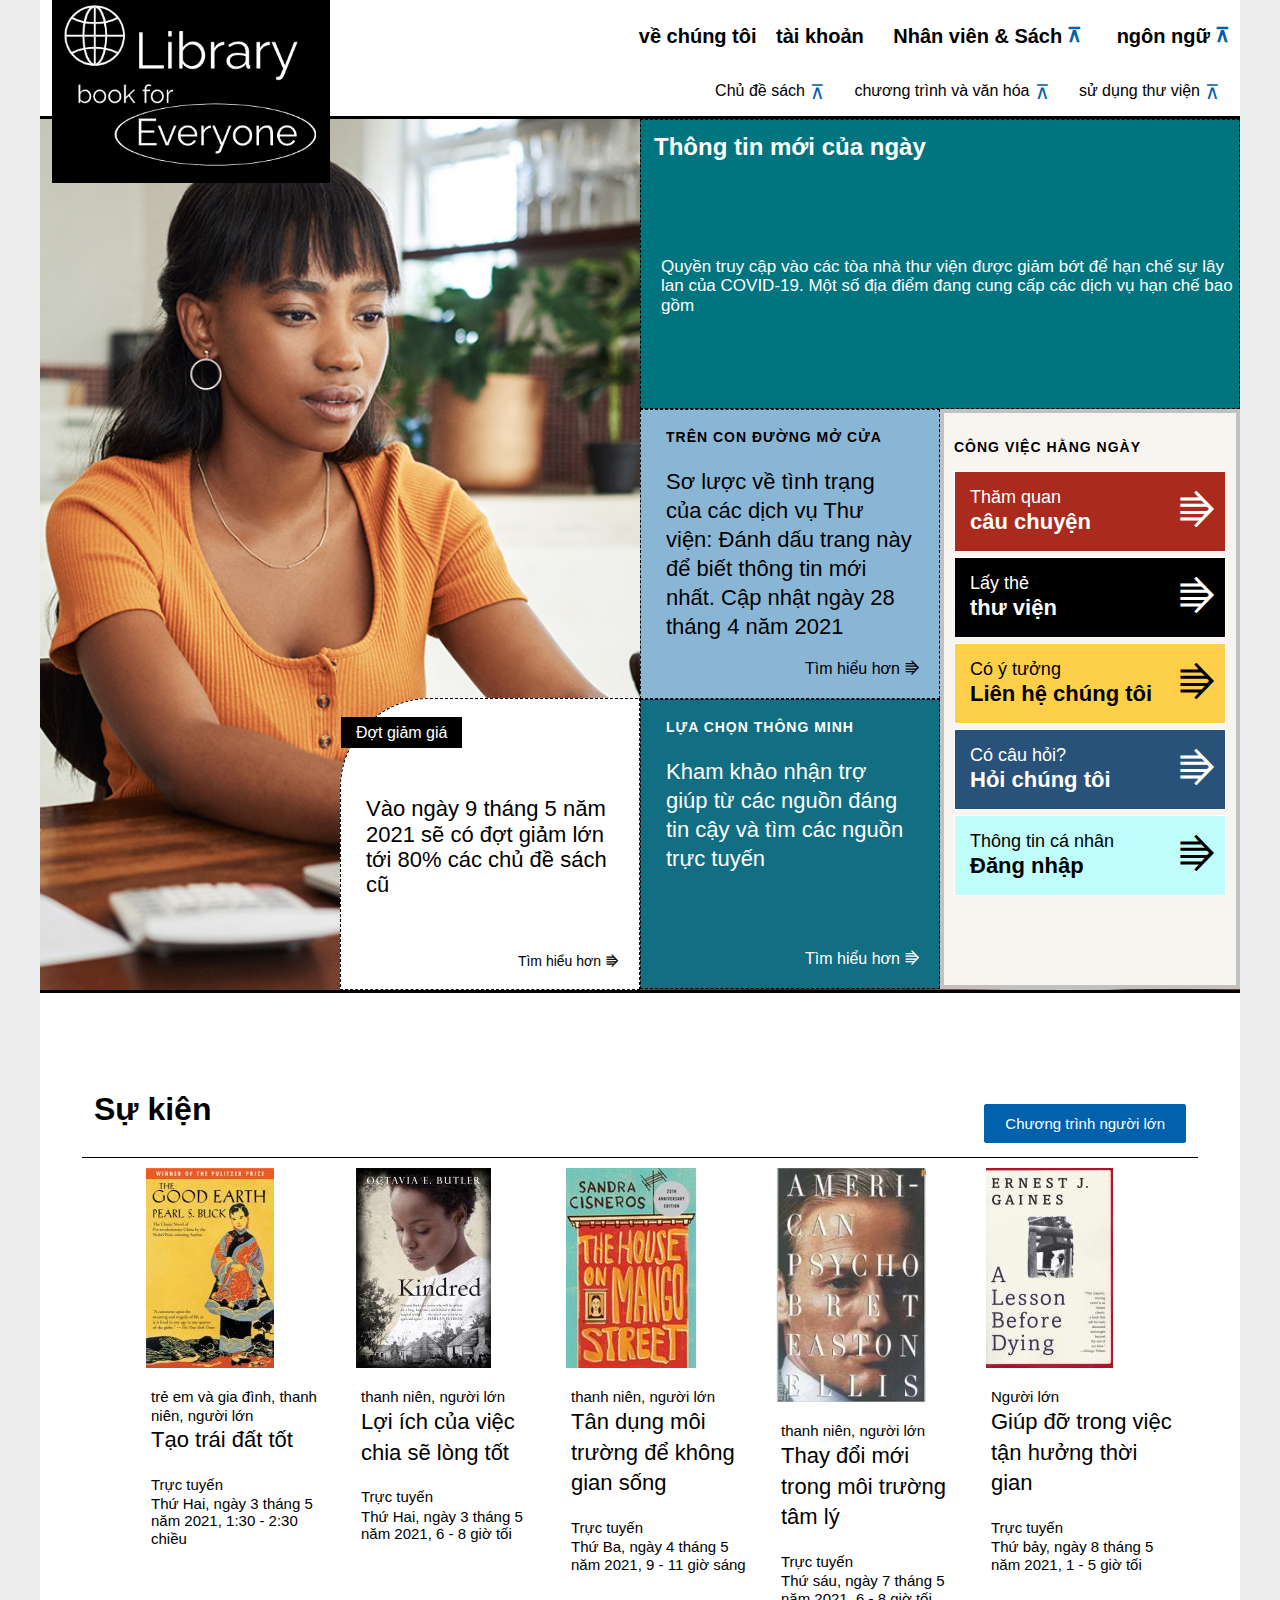
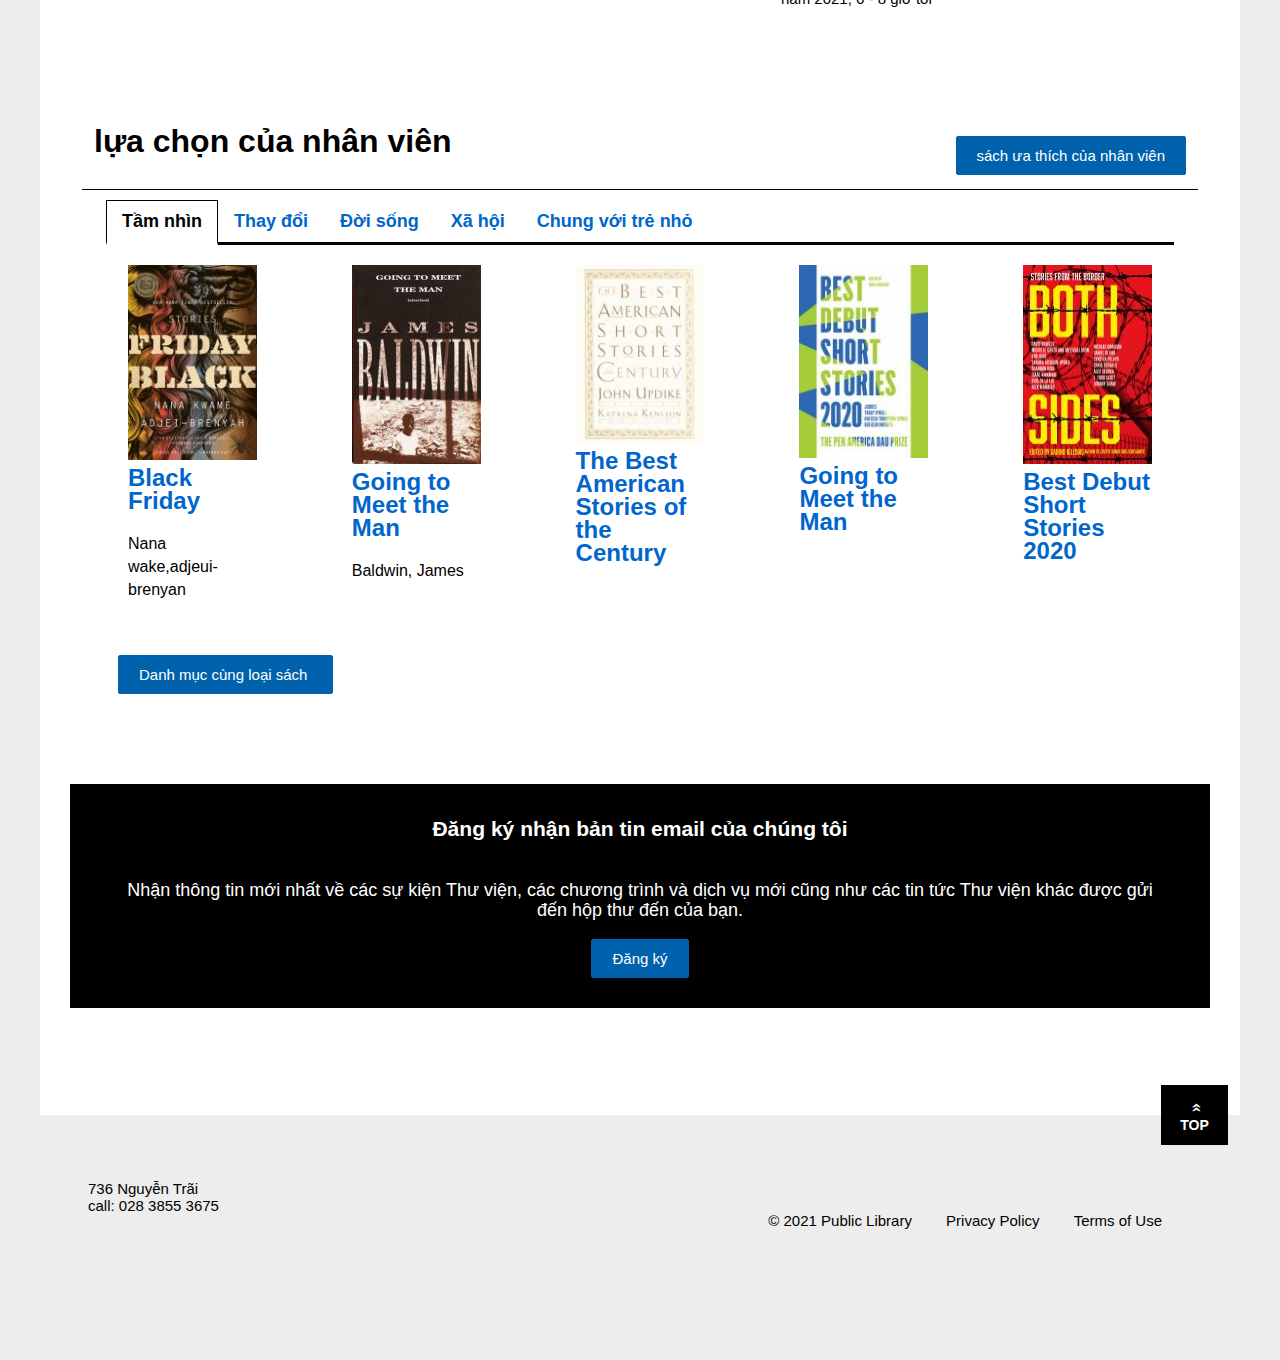
<file: web/index.html>
<!DOCTYPE html>
<html>
    <head>
        <title>thư viện</title>
        <meta charset="UTF-8">
        <meta name="viewport" content="width=device-width, initial-scale=1.0">
        <link rel="stylesheet" href="../css.1/thu_vien_2_css.css" type="text/css"/>
        <link rel="stylesheet" href="../css.1/one_for_all.css" type="text/css"/>
    </head>
    <body class="home " onload="starting()">
        <div id="site-contain"></div>
        <header class="site-header">
            <div id="site-contain-header">
                <a class="logo" href="index.html">
                    <img src="../hinh.anh/thu_vien/logo_mark.png" alt=""/>
                    <img src="../hinh.anh/thu_vien/spl-stickylogo.png" alt="" class="slogo_mini"/>
                </a>
                <div id="site-nav" class="no-tab">
                    <nav class='site-nav__foruse'>
                        <ul class="foruse-nav">
                            <li class="foruse-nav_item"><a href="Contact_libarry.html">về chúng tôi</a></li>
                            <li class="foruse-nav_item"><a href="sign_in.html">tài khoản</a></li>
                            <li class="foruse-nav_item nav-parent">
                                <a href="#" class="aftera_arrow-unchange">Nhân viên &amp; Sách</a>
                                <div class="drop-holder nav-kid">
                                    <ul class="brach-nav">
                                        <li><a href="libarry_card.html">Tạo thẻ thư viện</a></li>
                                        <li><a href="libarry_card_kid.html">Tạo thẻ thư viện cho trẻ con</a></li>
                                        <li><a href="adult_libarry.html">Danh mục sự kiện</a></li>
                                        <li><a href="staff_top.html">Danh sách các loại sách nhân viên chọn</a></li>
                                        <li><a href="#void()">soemthing</a></li>
                                        <li><a href="#void()">soemthing</a></li>
                                        <li><a href="#void()">soemthing</a></li>
                                        <li><a href="#void()">soemthing</a></li>
                                        <li><a href="#void()">soemthing</a></li>
                                        <li><a href="#void()">soemthing</a></li>
                                        <li><a href="#void()">soemthing</a></li>
                                        <li><a href="#void()">soemthing</a></li>
                                    </ul>
                                </div>
                            </li>
                            <li class="foruse-nav_item nav-parent">
                                <a href="#" class="aftera_arrow-unchange">ngôn ngữ</a>
                                <div class="drop-holder nav-kid">
                                    <ul>
                                        <li><a href='#void()'>English - Let's do this</a></li>
                                        <li><a href='#void()'>日本 - これをやろう</a></li>
                                        <li><a href='#void()'>中国 - 我们开工吧</a></li>
                                        <li><a href='#void()'>ປະເທດລາວ - ໃຫ້ຂອງເຮັດສິ່ງນີ້</a></li>
                                    </ul>
                                    <hr>
                                    <ul>
                                        <li><a href='#void()'>View this site in English</a></li>
                                        <li><a href="#void()">日本でこのサイトを見る</a></li>
                                        <li><a href="#void()">在中国查看此网站</a></li>
                                        <li><a href="#void()">ເບິ່ງເວັບໄຊທ໌ນີ້ເປັນພາສາລາວ</a></li>
                                    </ul>
                                </div>
                            </li>
                        </ul>
                    </nav>
                    <nav class="site-nav_main">
                        <ul class="main-nav">
                            <li class="nav-parent nav-content">
                                <a href="#void()" class="aftera_arrow-unchange">Chủ đề sách</a>
                                <div class="nav-kid">
                                    <div class="drop-holder">
                                        <div class="drop-holder__content ">
                                            <p>Tìm kiếm thêm về các loại chủ đề của sách và nội dung của từng chủ đề.</p>
                                            <a href="#void()" class="button">tìm hiểu các chủ đề</a>
                                        </div>
                                        <div class="drop-holder__col drop-holder__nav">
                                            <ul>
                                                <li><a href="#void()">Tình cảm</a></li>
                                                <li><a href="#void()">Thám hiểm</a></li>
                                                <li><a href="#void()">Bí ẩn</a></li>
                                                <li><a href="#void()">Khoa học</a></li>
                                                <li><a href="#void()">Thiên nhiên</a></li>
                                                <li><a href="#void()">Xã hội</a></li>
                                                <li><a href="#void()">Đời sống</a></li>
                                                <li><a href="#void()">Đại dương</a></li>
                                            </ul>
                                        </div>
                                    </div>
                                </div>
                            </li>
                            <li class="nav-parent nav-content">
                                <a href="#void()" class="aftera_arrow-unchange">chương trình và văn hóa</a>
                                <div class="nav-kid">
                                    <div class="drop-holder">
                                        <div class="drop-holder__content">
                                            <p>Khám phá hàng loạt các chương trình và dịch vụ của chúng tôi,
                                                bao gồm tài nguyên, lớp học, sự kiện và các cuộc triển lãm đặc biệt.</p>
                                            <a href="#void()" class="button">Khám phá các Chương trình & Văn hóa</a>
                                        </div>
                                        <div class="drop-holder__col drop-holder__nav">
                                            <ul>
                                                <li><a href="adult_libarry.html">Trẻ em & Gia đình</a></li>
                                                <li><a href="adult_libarry.html">Thanh niên</a></li>
                                                <li><a href="adult_libarry.html">Nghệ thuật & Văn hóa</a></li>
                                                <li><a href="adult_libarry.html">trò chơi & Vui vẻ</a></li>
                                                <li><a href="adult_libarry.html">Học hỏi</a></li>
                                            </ul>
                                        </div>
                                    </div>
                                </div>
                            </li>
                            <li class="nav-parent nav-content">
                                <a href="#void()" class="aftera_arrow-unchange">sử dụng thư viện</a>
                                <div class="nav-kid">
                                    <div class="drop-holder">
                                        <div class="drop-holder__content ">
                                            <p>Bắt đầu với thẻ Thư viện và tìm hiểu cách quản lý tài khoản của bạn.</p>
                                            <a href="#void()" class="button">Khám phá cách sử dụng thư viện</a>
                                        </div>
                                        <div class="drop-holder__col drop-holder__nav">
                                            <ul>
                                                <li><a href="#void()">Về chúng tôi</a></li>
                                                <li><a href="Contact_libarry.html">Liên hệ chúng tôi</a></li>
                                                <li><a href="ask_libarry.html">Hỏi chúng tôi</a></li>
                                                <li><a href="#void()">Bắt đầu sử dụng</a></li>
                                                <li><a href="#void()">Quản lý tài khoản của bạn</a></li>
                                                <li><a href="#void()">Sử dụng trang web này</a></li>
                                            </ul>
                                        </div>
                                    </div>
                                </div>
                            </li>
                        </ul>
                    </nav>
                </div>
            </div>
        </header>
        <!-- START PAGE CONTENT -->
        <div class="hero ">
            <div class="hero-col ">
                <div class="hero-col__head">
                    <a></a>
                    <a href="#" class="info-box">
                        <div class="info-head">
                            <span class="tag">Đợt giảm giá</span>
                        </div>
                        <div class="info-body">
                            <p>Vào ngày 9 tháng 5 năm 2021 sẽ có đợt giảm lớn tới 80% các chủ đề sách cũ</p>
                        </div>
                        <div class="info-foot">
                            <span>Tìm hiểu hơn</span>
                        </div> 
                    </a>
                </div>
            </div>
            <div class="hero-col ">
                <div class="hero-col__holder">
                    <div class="hero__flex-cell both_joint" >
                        <h2>Thông tin mới của ngày</h2>
                        <p>Quyền truy cập vào các tòa nhà thư viện được giảm bớt để hạn chế sự lây lan của COVID-19.
                            Một số địa điểm đang cung cấp các dịch vụ hạn chế bao gồm</p>
                    </div>
                    <div class="hero__flex-cell siderbar">
                        <div class="hero-nav ">
                            <div class="content_section">
                                <h2>Công việc hằng ngày</h2>
                                <div class="content_section-send" id="theem-pupler_red">
                                    <a href="staff_top.html" ><span>Thăm quan</span> 
                                        câu chuyện</a>
                                </div>
                                <div class="content_section-send" id="theem-black">
                                    <a href="libarry_card.html"><span>Lấy thẻ</span>
                                        thư viện</a>
                                </div>
                                <div class="content_section-send" id="theem-organ_yello">
                                    <a href="Contact_libarry.html"><span>Có ý tưởng</span>
                                        Liên hệ chúng tôi</a>
                                </div>
                                <div class="content_section-send" id="theem-blue_grey">
                                    <a href="ask_libarry.html"><span>Có câu hỏi?</span>
                                        Hỏi chúng tôi</a>
                                </div>
                                <div class="content_section-send" id="theme-blue_white">
                                    <a href="sign_in.html"><span>Thông tin cá nhân</span>
                                        Đăng nhập</a>
                                </div>
                            </div>
                        </div>
                    </div>
                    <div class="hero__flex-cell feature_content">
                        <div class="feature_content-cell" id="theme-blue_yellow">
                            <a href="#" class="feature">
                                <div class="feature-head">
                                    <span>Trên con đường mở cửa</span>
                                </div>
                                <div class="feature-body">
                                    <p>Sơ lược về tình trạng của các dịch vụ Thư viện:
                                        Đánh dấu trang này để biết thông tin mới nhất. Cập nhật ngày 28 tháng 4 năm 2021</p>
                                </div>
                                <div class="feature-foot">
                                    <span>Tìm hiểu hơn</span>
                                </div> 
                            </a>
                        </div>
                        <div class="feature_content-cell" id="theme-blue_dark">
                            <a href="#" class="feature">
                                <div class="feature-head">
                                    <span>Lựa chọn thông minh</span>
                                </div>
                                <div class="feature-body">
                                    <p>Kham khảo nhận trợ giúp từ các nguồn đáng tin cậy và tìm các nguồn trực tuyến</p>
                                </div>
                                <div class="feature-foot">
                                    <span>Tìm hiểu hơn</span>
                                </div> 
                            </a>
                        </div>
                    </div>
                </div>
            </div>
        </div>
        <!--content body-->
        <div class="container row">
            <section class="site-content">
                <div class="site-content_head head_underline">
                    <h3>Sự kiện</h3>
                    <a href="adult_libarry.html" class="button head_button">Chương trình người lớn</a>
                </div>
                <div class="flex_box">
                    <ul class="box_slider">
                        <li>
                            <div class="slider_content">
                                <a href="#void()" >
                                    <img src="../hinh.anh/thu_vien/b26.jpg" alt="work?"/>
                                </a>
                                <div>
                                    <span>trẻ em và gia đình, thanh niên, người lớn</span>
                                    <h2><a href="#void()">Tạo trái đất tốt</a></h2>
                                    <p>Trực tuyến</p>
                                    <p>Thứ Hai, ngày 3 tháng 5 năm 2021, 1:30 - 2:30 chiều</p>
                                </div>
                            </div>
                        </li>
                        <li>
                            <div class="slider_content">
                                <a href="#void()" >
                                    <img src="../hinh.anh/thu_vien/b27.jpg" alt="work?"/>
                                </a>
                                <div>
                                    <span>thanh niên, người lớn</span>
                                    <h2><a href="#void()">Lợi ích của việc chia sẽ lòng tốt</a></h2>
                                    <p>Trực tuyến</p>
                                    <p>Thứ Hai, ngày 3 tháng 5 năm 2021, 6 - 8 giờ tối</p>
                                </div>
                            </div>
                        </li>
                        <li>
                            <div class="slider_content">
                                <a href="#void()" >
                                    <img src="../hinh.anh/thu_vien/b28.jpg" alt="word"/>
                                </a>
                                <div>
                                    <span>thanh niên, người lớn</span>
                                    <h2><a href="#void()">Tân dụng môi trường để không gian sống</a></h2>
                                    <p>Trực tuyến</p>
                                    <p>Thứ Ba, ngày 4 tháng 5 năm 2021, 9 - 11 giờ sáng</p>
                                </div>
                            </div>
                        </li>
                        <li>
                            <div class="slider_content">
                                <a href="#void()" >
                                    <img src="../hinh.anh/thu_vien/b29.jpg" alt="work"/>
                                </a>
                                <div>
                                    <span>thanh niên, người lớn</span>
                                    <h2><a href="#void()">Thay đổi mới trong môi trường tâm lý</a></h2>
                                    <p>Trực tuyến</p>
                                    <p>Thứ sáu, ngày 7 tháng 5 năm 2021, 6 - 8 giờ tối</p>
                                </div>
                            </div>
                        </li>
                        <li>
                            <div class="slider_content">
                                <a href="#void()" >
                                    <img src="../hinh.anh/thu_vien/b30.jpg" alt="yup"/>
                                </a>
                                <div>
                                    <span>Người lớn</span>
                                    <h2><a href="#void()">Giúp đỡ trong việc tận hưởng thời gian</a></h2>
                                    <p>Trực tuyến</p>
                                    <p>Thứ bảy, ngày 8 tháng 5 năm 2021, 1 - 5 giờ tối</p>
                                </div>
                            </div>
                        </li>
                    </ul>
                </div>
            </section>
            <section class="site-content">
                <div class="site-content_head head_underline">
                    <h3 id="staffchoicedoradult">lựa chọn của nhân viên</h3>
                    <a href="staff_top.html" class="button head_button">sách ưa thích của nhân viên</a>
                </div>
                <div class="flex_box">
                    <div class="box_slider">
                        <ul class="slider_nav_header" >
                            <li>
                                <a href="#void"><span>Tầm nhìn</span></a>
                            </li>
                            <li>
                                <a href="#void"><span>Thay đổi</span></a>
                            </li>
                            <li>
                                <a href="#void"><span>Đời sống</span></a>
                            </li>
                            <li>
                                <a href="#void"><span>Xã hội</span></a>
                            </li>
                            <li>
                                <a href="#void"><span>Chung với trẻ nhỏ</span></a>
                            </li>
                        </ul>
                    </div>
                    <div class="box_content">
                        <div>
                            <ul class="content_list">
                                <li>
                                    <a href="detail_book.html"><img src="../hinh.anh/thu_vien/b01.jpg"/></a>
                                    <h2><a href="detail_book.html">Black Friday</a></h2>
                                    <p>Nana wake,adjeui-brenyan</p>
                                </li>
                                <li>
                                    <a href="detail_book.html"><img src="../hinh.anh/thu_vien/b02.jpg"/></a>
                                    <h2><a href="detail_book.html">Going to Meet the Man</a></h2>
                                    <p>Baldwin, James</p>
                                </li>
                                <li>
                                    <a href="detail_book.html"><img src="../hinh.anh/thu_vien/b03.jpg"/></a>
                                    <h2><a href="detail_book.html">The Best American Stories of the Century</a></h2>
                                    <p></p>
                                </li>
                                <li>
                                    <a href="detail_book.html"><img src="../hinh.anh/thu_vien/b04.jpg"/></a>
                                    <h2><a href="detail_book.html">Going to Meet the Man</a></h2>
                                    <p></p>
                                </li>
                                <li>
                                    <a href="detail_book.html"><img src="../hinh.anh/thu_vien/b05.jpg"/></a>
                                    <h2><a href="detail_book.html">Best Debut Short Stories 2020</a></h2>
                                    <p></p>
                                </li>
                            </ul>
                            <a href="list_book.html" class="button">Danh mục cùng loại sách</a>
                        </div>
                        <div>
                            <ul class="content_list">
                                <li>
                                    <a href="detail_book.html"><img src="../hinh.anh/thu_vien/b06.jpg"/></a>
                                    <h2><a href="detail_book.html">Both Sides</a></h2>
                                    <p></p>
                                </li>
                                <li>
                                    <a href="detail_book.html"><img src="../hinh.anh/thu_vien/b07.jpg"/></a>
                                    <h2><a href="detail_book.html">Broken Stars</a></h2>
                                    <p></p>
                                </li>
                                <li>
                                    <a href="detail_book.html"><img src="../hinh.anh/thu_vien/b08.jpg"/></a>
                                    <h2><a href="detail_book.html">Likes</a></h2>
                                    <p>Bynum, Sarah Shun-lien</p>
                                </li>
                                <li>
                                    <a href="detail_book.html"><img src="../hinh.anh/thu_vien/b09.jpg"/></a>
                                    <h2><a href="detail_book.html">Extratrans mission</a></h2>
                                    <p>Abi-Karam, Andrea</p>
                                </li>
                                <li>
                                    <a href="detail_book.html"><img src="../hinh.anh/thu_vien/b10.jpg"/></a>
                                    <h2><a href="detail_book.html">Birthright</a></h2>
                                    <p>Abraham, George/ Helal, Marwa (FRW)</p>
                                </li>
                            </ul>
                            <a href="list_book.html" class="button">Danh mục cùng loại sách</a>
                        </div>
                        <div>
                            <ul class="content_list">
                                <li>
                                    <a href="#"><img src="../hinh.anh/thu_vien/b11.jpg"/></a>
                                    <h2><a href="#">Our Weather Our Sea</a></h2>
                                    <p>Ace, Samuel</p>
                                </li>
                                <li>
                                    <a href="#"><img src="../hinh.anh/thu_vien/b12.jpg"/></a>
                                    <h2><a href="#">Why Dust Shall Never Settle Upon This Soul</a></h2>
                                    <p>Aoki, Ryka</p>
                                </li>
                                <li>
                                    <a href="#"><img src="../hinh.anh/thu_vien/b13.jpg"/></a>
                                    <h2><a href="#">Dispatch</a></h2>
                                    <p>Awkward-Rich, Cameron</p>
                                </li>
                                <li>
                                    <a href="#"><img src="../hinh.anh/thu_vien/b14.jpg"/></a>
                                    <h2><a href="#">When the Chant Comes</a></h2>
                                    <p>Barrett, Kay Ulanday</p>
                                </li>
                                <li>
                                    <a href="#"><img src="../hinh.anh/thu_vien/b15.jpg"/></a>
                                    <h2><a href="#">NDN Coping Mechanism</a></h2>
                                    <p>Belcourt, Billy-Ray</p>
                                </li>
                            </ul>
                            <a href="list_book.html" class="button">Danh mục cùng loại sách</a>
                        </div>
                        <div>
                            <ul class="content_list">
                                <li>
                                    <a href="#"><img src="../hinh.anh/thu_vien/b16.jpg"/></a>
                                    <h2><a href="#">The Poet X</a></h2>
                                    <p>Acevedo, Elizabeth</p>
                                </li>
                                <li>
                                    <a href="#"><img src="../hinh.anh/thu_vien/b17.jpg"/></a>
                                    <h2><a href="#">Swing</a></h2>
                                    <p>Alexander, Kwame</p>
                                </li>
                                <li>
                                    <a href="#"><img src="../hinh.anh/thu_vien/b18.jpg"/></a>
                                    <h2><a href="#">Shout</a></h2>
                                    <p>Anderson, Laurie Halse</p>
                                </li>
                                <li>
                                    <a href="#"><img src="../hinh.anh/thu_vien/b19.jpg"/></a>
                                    <h2><a href="#">Woke</a></h2>
                                    <p>Browne, Mahogany L.</p>
                                </li>
                                <li>
                                    <a href="#"><img src="../hinh.anh/thu_vien/b20.jpg"/></a>
                                    <h2><a href="#">A Place Inside of Me</a></h2>
                                    <p>Elliott, Zetta</p>
                                </li>
                            </ul>
                            <a href="list_book.html" class="button">Danh mục cùng loại sách</a>
                        </div>
                        <div>
                            <ul class="content_list">
                                <li>
                                    <a href="#"><img src="../hinh.anh/thu_vien/b21.jpg"/></a>
                                    <h2><a href="#">A Hatful of Dragons</a></h2>
                                    <p>Madan, Vikram</p>
                                </li>
                                <li>
                                    <a href="#"><img src="../hinh.anh/thu_vien/b22.jpg"/></a>
                                    <h2><a href="#">Night Wishes</a></h2>
                                    <p></p>
                                </li>
                                <li>
                                    <a href="#"><img src="../hinh.anh/thu_vien/b23.jpg"/></a>
                                    <h2><a href="#">No Voice Too Small</a></h2>
                                    <p></p>
                                </li>
                                <li>
                                    <a href="#"><img src="../hinh.anh/thu_vien/b24.jpg"/></a>
                                    <h2><a href="#">Everything Comes Next</a></h2>
                                    <p>Nye, Naomi Shihab</p>
                                </li>
                                <li>
                                    <a href="#"><img src="../hinh.anh/thu_vien/b25.jpg"/></a>
                                    <h2><a href="#">Hard-boiled Bugs for Breakfast</a></h2>
                                    <p>Prelutsky, Jack</p>
                                </li>
                            </ul>
                            <a href="list_book.html" class="button">Danh mục cùng loại sách</a>
                        </div>
                    </div>
                </div>
            </section>
            <section class="site-content">
                <div class="show-case" id="theme-black">
                    <h3>Đăng ký nhận bản tin email của chúng tôi</h3>
                    <p>Nhận thông tin mới nhất về các sự kiện Thư viện,
                        các chương trình và dịch vụ mới cũng như các tin tức Thư viện khác được gửi đến hộp thư đến của bạn.</p>
                    <a href="#void()" class="button">Đăng ký</a>
                </div>
            </section>
        </div>
        <!--end content-->
        <!--Start footer content-->
        <footer class="site-footer">
            <div class="site-footer_container">
                <a href="#site-contain" class="fooer_container_back-to-top">
                    Top
                </a>
                <div>
                    <p>
                        736 Nguyễn Trãi<br>
                        call: 028 3855 3675
                    </p>
                    <ul>
                        <li>© 2021 Public Library</li>
                        <li>Privacy Policy</li>
                        <li>Terms of Use</li>
                    </ul>
                </div>
            </div>
        </footer>
        <!--end footer content-->
        <script src="../javascript/js_store.js"></script>
    </body>
</html>
</file>
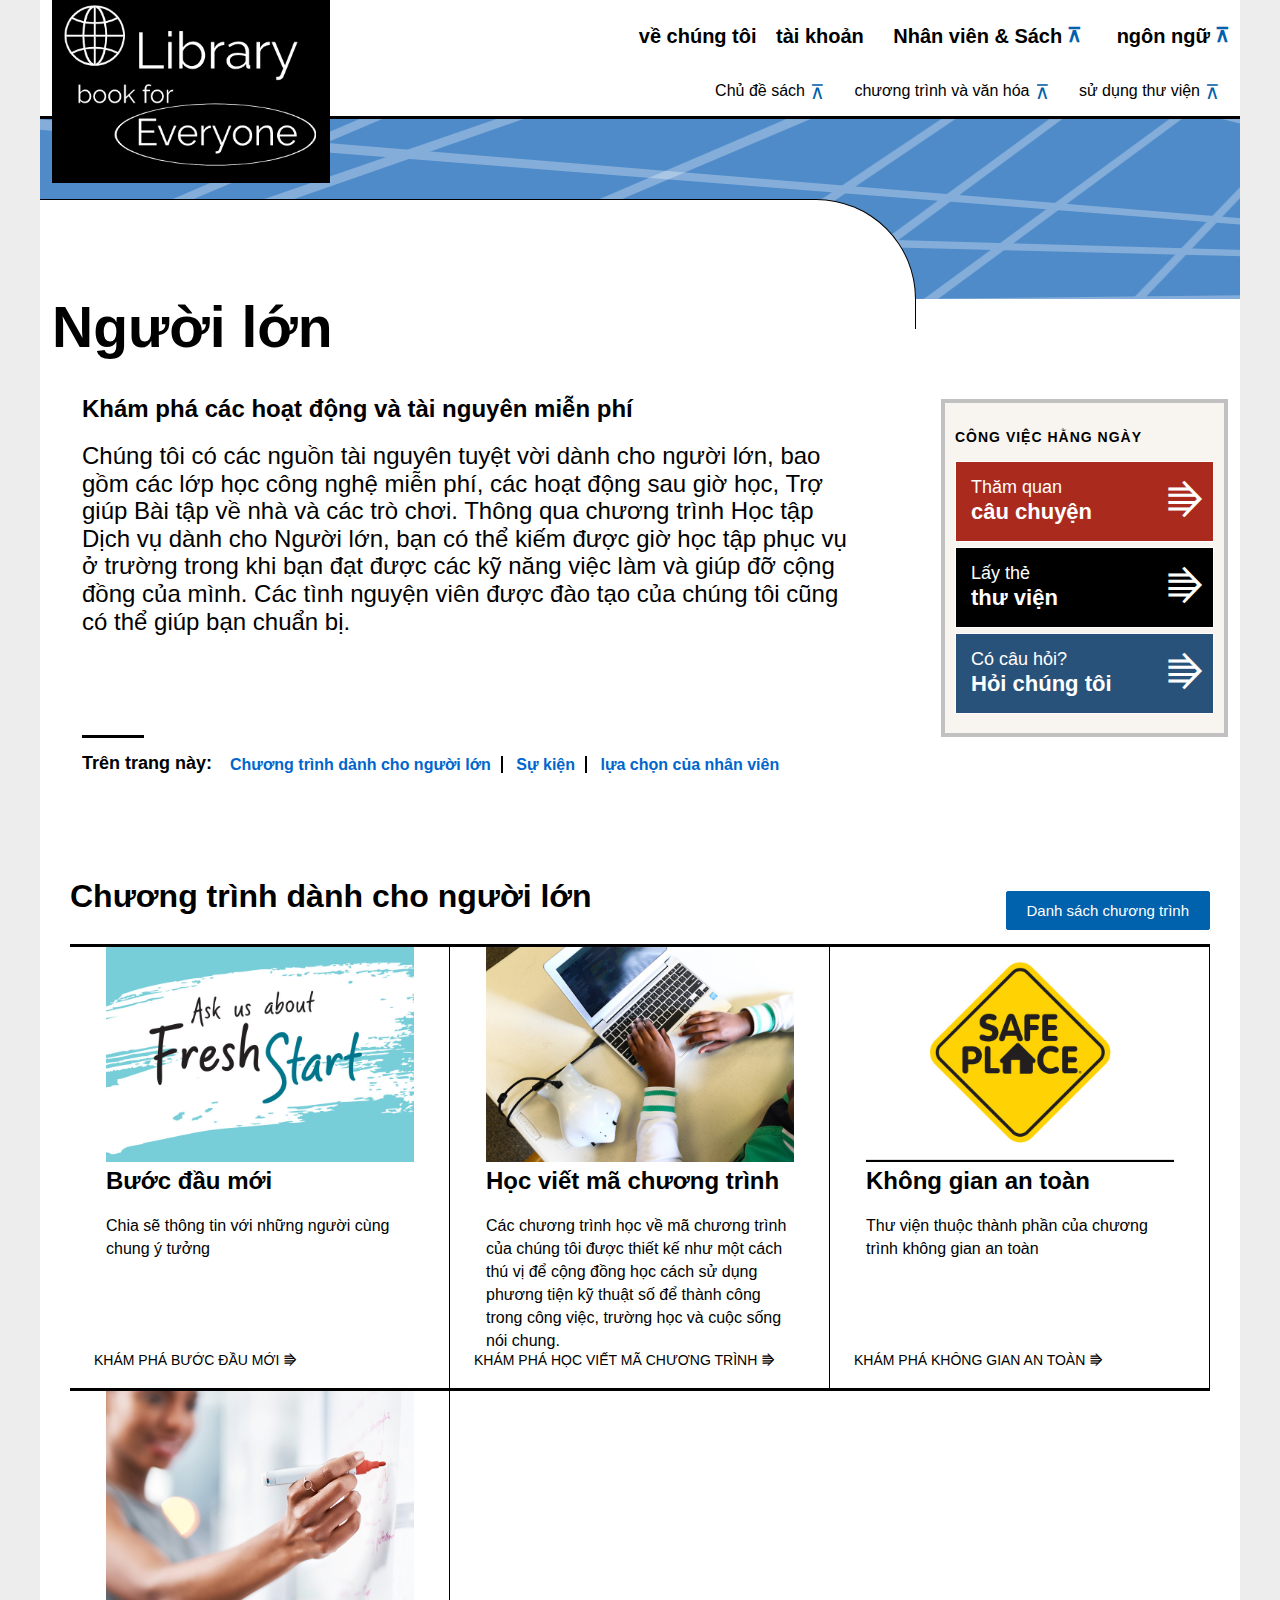
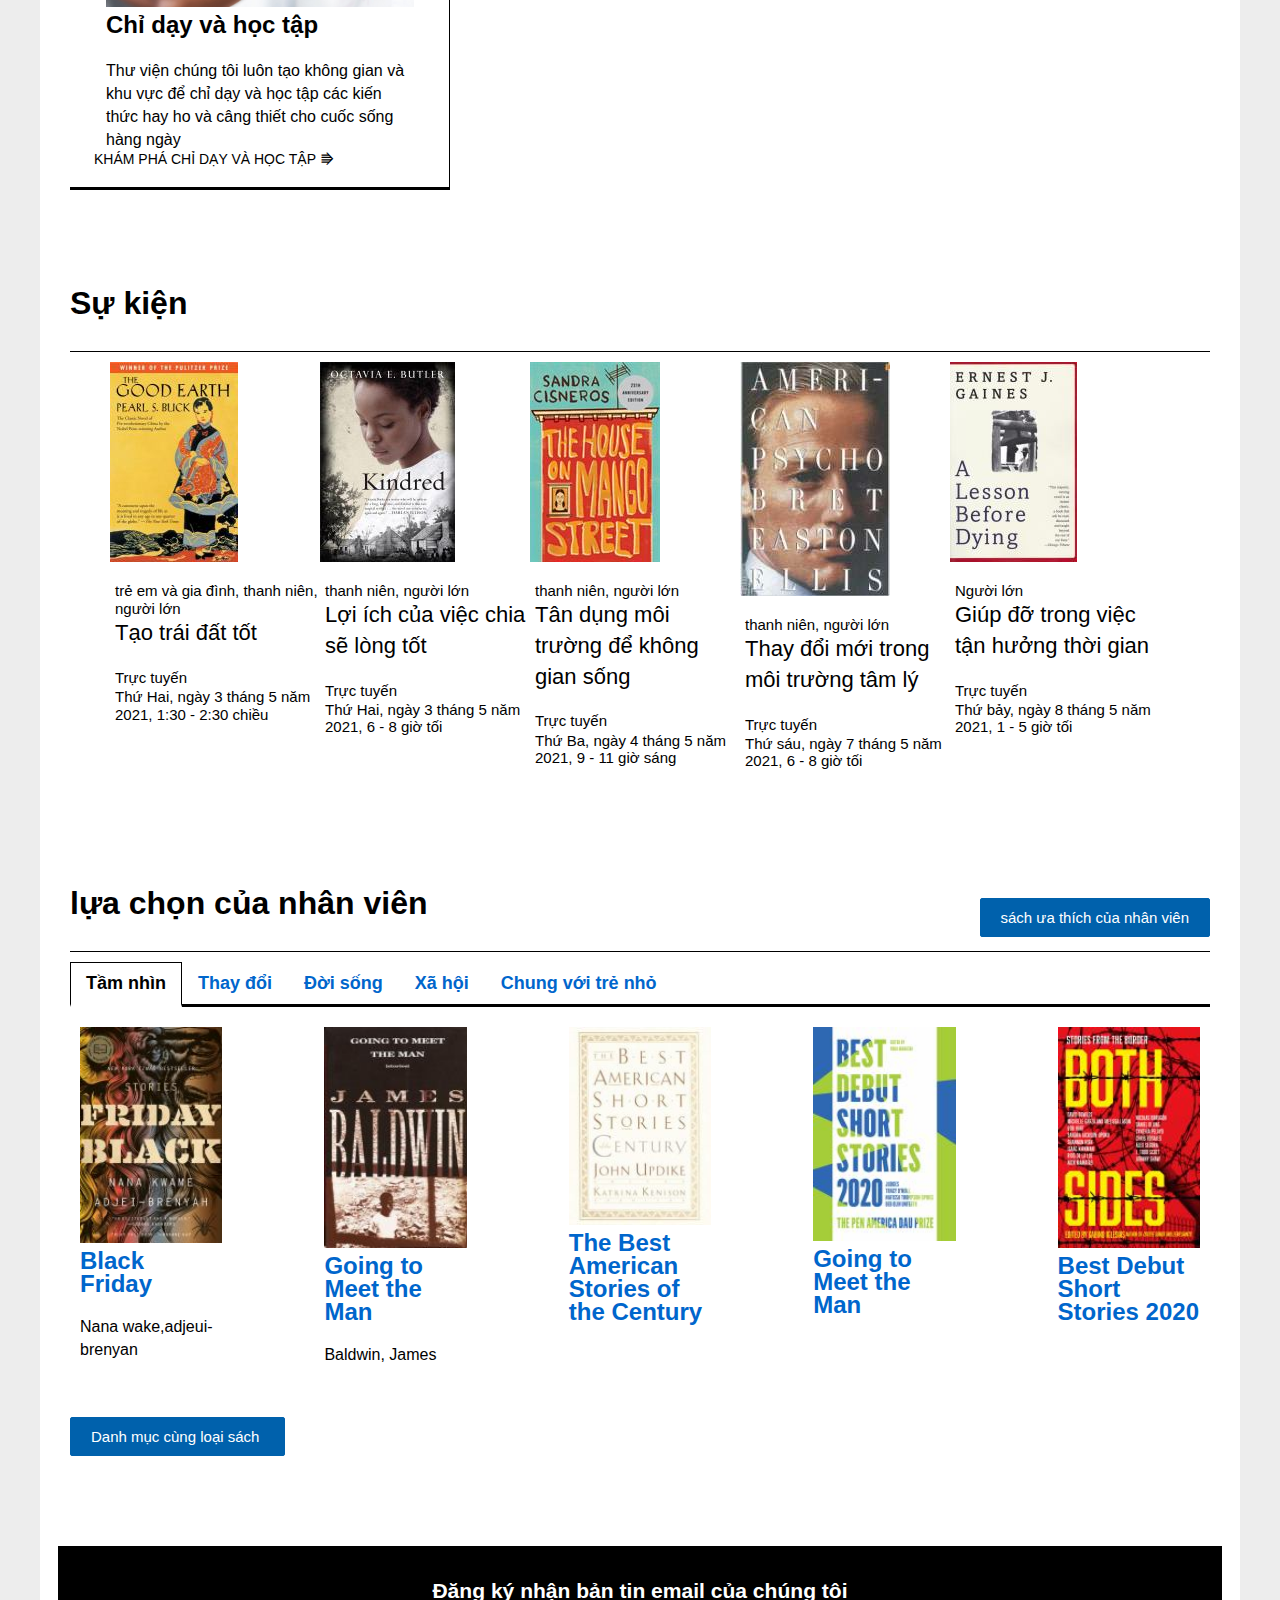
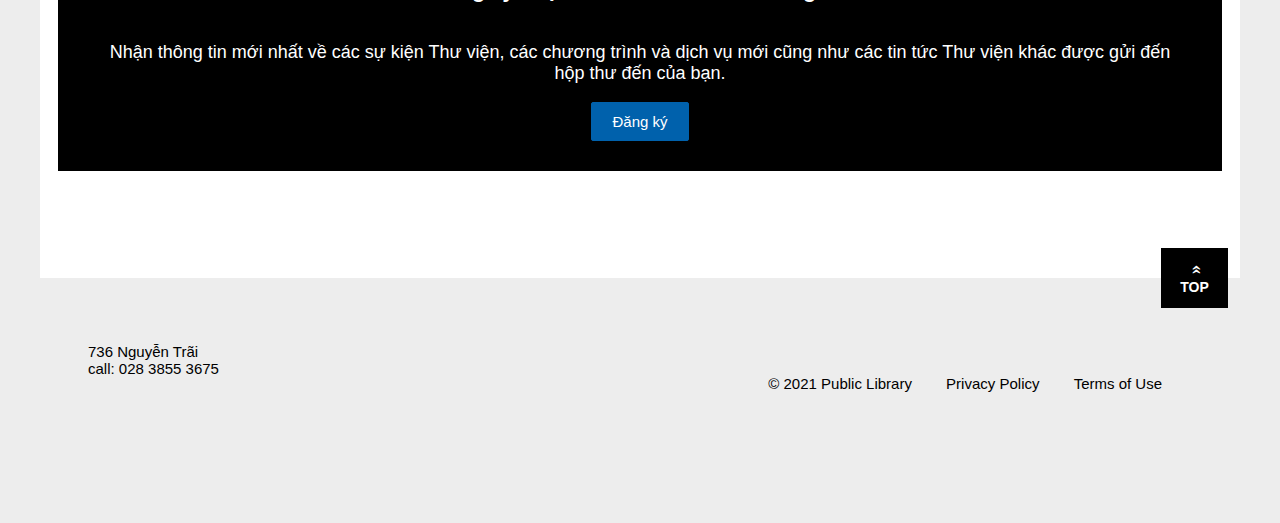
<file: web/adult_libarry.html>
<!DOCTYPE html>
<!--
To change this license header, choose License Headers in Project Properties.
To change this template file, choose Tools | Templates
and open the template in the editor.
-->
<html>
    <head>
        <title>Book for adult</title>
        <meta charset="UTF-8">
        <meta name="viewport" content="width=device-width, initial-scale=1.0">
        <link rel="stylesheet" href="../css.1/thu_vien_2_css.css" type="text/css"/>
        <link rel="stylesheet" href="../css.1/one_for_all.css" type="text/css"/>
    </head>
    <body class="home " onload="starting()">
        <div id="site-contain"></div>
        <header class="site-header">
            <div id="site-contain-header">
                <a class="logo" href="index.html">
                    <img src="../hinh.anh/thu_vien/logo_mark.png" alt=""/>
                    <img src="../hinh.anh/thu_vien/spl-stickylogo.png" alt="" class="slogo_mini"/>
                </a>
                <div id="site-nav" class="no-tab">
                    <nav class='site-nav__foruse'>
                        <ul class="foruse-nav">
                            <li class="foruse-nav_item"><a href="Contact_libarry.html">về chúng tôi</a></li>
                            <li class="foruse-nav_item"><a href="sign_in.html">tài khoản</a></li>
                            <li class="foruse-nav_item nav-parent">
                                <a href="#" class="aftera_arrow-unchange">Nhân viên &amp; Sách</a>
                                <div class="drop-holder nav-kid">
                                    <ul class="brach-nav">
                                        <li><a href="libarry_card.html">Tạo thẻ thư viện</a></li>
                                        <li><a href="libarry_card_kid.html">Tạo thẻ thư viện cho trẻ con</a></li>
                                        <li><a href="adult_libarry.html">Danh mục sự kiện</a></li>
                                        <li><a href="staff_top.html">Danh sách các loại sách nhân viên chọn</a></li>
                                        <li><a href="#void()">soemthing</a></li>
                                        <li><a href="#void()">soemthing</a></li>
                                        <li><a href="#void()">soemthing</a></li>
                                        <li><a href="#void()">soemthing</a></li>
                                        <li><a href="#void()">soemthing</a></li>
                                        <li><a href="#void()">soemthing</a></li>
                                        <li><a href="#void()">soemthing</a></li>
                                        <li><a href="#void()">soemthing</a></li>
                                    </ul>
                                </div>
                            </li>
                            <li class="foruse-nav_item nav-parent">
                                <a href="#" class="aftera_arrow-unchange">ngôn ngữ</a>
                                <div class="drop-holder nav-kid">
                                    <ul>
                                        <li><a href='#void()'>English - Let's do this</a></li>
                                        <li><a href='#void()'>日本 - これをやろう</a></li>
                                        <li><a href='#void()'>中国 - 我们开工吧</a></li>
                                        <li><a href='#void()'>ປະເທດລາວ - ໃຫ້ຂອງເຮັດສິ່ງນີ້</a></li>
                                    </ul>
                                    <hr>
                                    <ul>
                                        <li><a href='#void()'>View this site in English</a></li>
                                        <li><a href="#void()">日本でこのサイトを見る</a></li>
                                        <li><a href="#void()">在中国查看此网站</a></li>
                                        <li><a href="#void()">ເບິ່ງເວັບໄຊທ໌ນີ້ເປັນພາສາລາວ</a></li>
                                    </ul>
                                </div>
                            </li>
                        </ul>
                    </nav>
                    <nav class="site-nav_main">
                        <ul class="main-nav">
                            <li class="nav-parent nav-content">
                                <a href="#void()" class="aftera_arrow-unchange">Chủ đề sách</a>
                                <div class="nav-kid">
                                    <div class="drop-holder">
                                        <div class="drop-holder__content ">
                                            <p>Tìm kiếm thêm về các loại chủ đề của sách và nội dung của từng chủ đề.</p>
                                            <a href="#void()" class="button">tìm hiểu các chủ đề</a>
                                        </div>
                                        <div class="drop-holder__col drop-holder__nav">
                                            <ul>
                                                <li><a href="#void()">Tình cảm</a></li>
                                                <li><a href="#void()">Thám hiểm</a></li>
                                                <li><a href="#void()">Bí ẩn</a></li>
                                                <li><a href="#void()">Khoa học</a></li>
                                                <li><a href="#void()">Thiên nhiên</a></li>
                                                <li><a href="#void()">Xã hội</a></li>
                                                <li><a href="#void()">Đời sống</a></li>
                                                <li><a href="#void()">Đại dương</a></li>
                                            </ul>
                                        </div>
                                    </div>
                                </div>
                            </li>
                            <li class="nav-parent nav-content">
                                <a href="#void()" class="aftera_arrow-unchange">chương trình và văn hóa</a>
                                <div class="nav-kid">
                                    <div class="drop-holder">
                                        <div class="drop-holder__content">
                                            <p>Khám phá hàng loạt các chương trình và dịch vụ của chúng tôi,
                                                bao gồm tài nguyên, lớp học, sự kiện và các cuộc triển lãm đặc biệt.</p>
                                            <a href="#void()" class="button">Khám phá các Chương trình & Văn hóa</a>
                                        </div>
                                        <div class="drop-holder__col drop-holder__nav">
                                            <ul>
                                                <li><a href="adult_libarry.html">Trẻ em & Gia đình</a></li>
                                                <li><a href="adult_libarry.html">Thanh niên</a></li>
                                                <li><a href="adult_libarry.html">Nghệ thuật & Văn hóa</a></li>
                                                <li><a href="adult_libarry.html">trò chơi & Vui vẻ</a></li>
                                                <li><a href="adult_libarry.html">Học hỏi</a></li>
                                            </ul>
                                        </div>
                                    </div>
                                </div>
                            </li>
                            <li class="nav-parent nav-content">
                                <a href="#void()" class="aftera_arrow-unchange">sử dụng thư viện</a>
                                <div class="nav-kid">
                                    <div class="drop-holder">
                                        <div class="drop-holder__content ">
                                            <p>Bắt đầu với thẻ Thư viện và tìm hiểu cách quản lý tài khoản của bạn.</p>
                                            <a href="#void()" class="button">Khám phá cách sử dụng thư viện</a>
                                        </div>
                                        <div class="drop-holder__col drop-holder__nav">
                                            <ul>
                                                <li><a href="#void()">Về chúng tôi</a></li>
                                                <li><a href="Contact_libarry.html">Liên hệ chúng tôi</a></li>
                                                <li><a href="ask_libarry.html">Hỏi chúng tôi</a></li>
                                                <li><a href="#void()">Bắt đầu sử dụng</a></li>
                                                <li><a href="#void()">Quản lý tài khoản của bạn</a></li>
                                                <li><a href="#void()">Sử dụng trang web này</a></li>
                                            </ul>
                                        </div>
                                    </div>
                                </div>
                            </li>
                        </ul>
                    </nav>
                </div>
            </div>
        </header>
        <!-- START PAGE CONTENT -->
        <div class="head-space_img" >
            <div class="body-space_show">
                <p></p>
            </div>
        </div>
        <div class="hero-row ">
            <div class="hero-row_headinfo">
                <div class="headinfo_head">
                    <h1>Người lớn</h1>
                    <div class="headinfo__padding">
                        <h2>Khám phá các hoạt động và tài nguyên miễn phí</h2>
                        <div>
                            <p>Chúng tôi có các nguồn tài nguyên tuyệt vời dành cho người lớn, bao gồm các lớp học công nghệ miễn phí,
                                các hoạt động sau giờ học, Trợ giúp Bài tập về nhà và các trò chơi.
                                Thông qua chương trình Học tập Dịch vụ dành cho Người lớn,
                                bạn có thể kiếm được giờ học tập phục vụ ở trường trong khi bạn đạt được các kỹ năng việc làm và giúp đỡ cộng đồng của mình.
                                Các tình nguyện viên được đào tạo của chúng tôi cũng có thể giúp bạn chuẩn bị.</p>
                        </div>
                        <nav>
                            <p>Trên trang này:</p>
                            <ul class="jump-to-nav__list">
                                <li><a href="#programadult">Chương trình dành cho người lớn</a></li>
                                <li><a href="#eventadult">Sự kiện</a></li>
                                <li><a href="#staffchoicedoradult">lựa chọn của nhân viên</a></li>
                            </ul>
                        </nav>
                    </div>
                </div>
            </div>
            <div class="hero-row_cell small-size">
                <div class="siderbar">
                    <div class="hero-nav ">
                        <div class="content_section">
                            <h2>Công việc hằng ngày</h2>
                            <div class="content_section-send" id="theem-pupler_red">
                                <a href="staff_top.html" ><span>Thăm quan</span> 
                                    câu chuyện</a>
                            </div>
                            <div class="content_section-send" id="theem-black">
                                    <a href="libarry_card.html"><span>Lấy thẻ</span>
                                        thư viện</a>
                            </div>
                            <div class="content_section-send" id="theem-blue_grey">
                                <a href="ask_libarry.html"><span>Có câu hỏi?</span>
                                    Hỏi chúng tôi</a>
                            </div>
                        </div>
                    </div>
                </div>
            </div>
            <div class="hero-row">
                <section class="site-content">
                    <div class="site-content_head">
                        <h3 id="programadult">Chương trình dành cho người lớn</h3>
                        <a href="#void()" class="button head_button">Danh sách chương trình</a>
                    </div>
                    <div class="flex_box">
                        <div class="row grid">
                            <div class="grid_item">
                                <div class="flex_box">
                                    <div>
                                        <img src="../hinh.anh/thu_vien/05.jpg"/>
                                        <h2>Bước đầu mới</h2>
                                        <p>Chia sẽ thông tin với những người cùng chung ý tưởng</p>
                                    </div>
                                    <a href="#">Khám phá Bước đầu mới</a>
                                </div>
                            </div>
                            <div class="grid_item">
                                <div class="flex_box">
                                    <div>
                                        <img src="../hinh.anh/thu_vien/06.jpg"/>
                                        <h2>Học viết mã chương trình</h2>
                                        <p>Các chương trình học về mã chương trình của chúng tôi được thiết kế như
                                            một cách thú vị để cộng đồng học cách sử dụng phương tiện kỹ thuật số để thành công trong công việc,
                                            trường học và cuộc sống nói chung.</p>
                                    </div>
                                    <a href="#">Khám phá Học viết mã chương trình</a>
                                </div>
                            </div>
                            <div class="grid_item">
                                <div class="flex_box">
                                    <div>
                                        <img src="../hinh.anh/thu_vien/07.jpg"/>
                                        <h2>Không gian an toàn</h2>
                                        <p>Thư viện thuộc thành phần của chương trình không gian an toàn</p>
                                    </div>
                                    <a href="#">Khám phá Không gian an toàn</a>
                                </div>
                            </div>
                            <div class="grid_item">
                                <div class="flex_box">
                                    <div>
                                        <img src="../hinh.anh/thu_vien/08.jpg"/>
                                        <h2>Chỉ dạy và học tập</h2>
                                        <p>Thư viện chúng tôi luôn tạo không gian và khu vực để chỉ dạy và học tập các
                                            kiến thức hay ho và câng thiết cho cuốc sống hàng ngày</p>
                                    </div>
                                    <a href="#">Khám phá Chỉ dạy và học tập</a>
                                </div>
                            </div>
                        </div>
                    </div>
                </section>
                <section class="site-content">
                    <div class="site-content_head head_underline">
                        <h3 id="eventadult">Sự kiện</h3>
                    </div>
                    <div class="flex_box">
                        <ul class="box_slider">
                            <li>
                                <div class="slider_content">
                                    <a href="#void()" >
                                        <img src="../hinh.anh/thu_vien/b26.jpg" alt="work?"/>
                                    </a>
                                    <div>
                                        <span>trẻ em và gia đình, thanh niên, người lớn</span>
                                        <h2><a href="#void()">Tạo trái đất tốt</a></h2>
                                        <p>Trực tuyến</p>
                                        <p>Thứ Hai, ngày 3 tháng 5 năm 2021, 1:30 - 2:30 chiều</p>
                                    </div>
                                </div>
                            </li>
                            <li>
                                <div class="slider_content">
                                    <a href="#void()" >
                                        <img src="../hinh.anh/thu_vien/b27.jpg" alt="work?"/>
                                    </a>
                                    <div>
                                        <span>thanh niên, người lớn</span>
                                        <h2><a href="#void()">Lợi ích của việc chia sẽ lòng tốt</a></h2>
                                        <p>Trực tuyến</p>
                                        <p>Thứ Hai, ngày 3 tháng 5 năm 2021, 6 - 8 giờ tối</p>
                                    </div>
                                </div>
                            </li>
                            <li>
                                <div class="slider_content">
                                    <a href="#void()" >
                                        <img src="../hinh.anh/thu_vien/b28.jpg" alt="word"/>
                                    </a>
                                    <div>
                                        <span>thanh niên, người lớn</span>
                                        <h2><a href="#void()">Tân dụng môi trường để không gian sống</a></h2>
                                        <p>Trực tuyến</p>
                                        <p>Thứ Ba, ngày 4 tháng 5 năm 2021, 9 - 11 giờ sáng</p>
                                    </div>
                                </div>
                            </li>
                            <li>
                                <div class="slider_content">
                                    <a href="#void()" >
                                        <img src="../hinh.anh/thu_vien/b29.jpg" alt="work"/>
                                    </a>
                                    <div>
                                        <span>thanh niên, người lớn</span>
                                        <h2><a href="#void()">Thay đổi mới trong môi trường tâm lý</a></h2>
                                        <p>Trực tuyến</p>
                                        <p>Thứ sáu, ngày 7 tháng 5 năm 2021, 6 - 8 giờ tối</p>
                                    </div>
                                </div>
                            </li>
                            <li>
                                <div class="slider_content">
                                    <a href="#void()" >
                                        <img src="../hinh.anh/thu_vien/b30.jpg" alt="yup"/>
                                    </a>
                                    <div>
                                        <span>Người lớn</span>
                                        <h2><a href="#void()">Giúp đỡ trong việc tận hưởng thời gian</a></h2>
                                        <p>Trực tuyến</p>
                                        <p>Thứ bảy, ngày 8 tháng 5 năm 2021, 1 - 5 giờ tối</p>
                                    </div>
                                </div>
                            </li>
                        </ul>
                    </div>
                </section>
                <section class="site-content">
                    <div class="site-content_head head_underline">
                        <h3 id="staffchoicedoradult">lựa chọn của nhân viên</h3>
                        <a href="staff_top.html" class="button head_button">sách ưa thích của nhân viên</a>
                    </div>
                    <div class="flex_box">
                        <div class="box_slider">
                            <ul class="slider_nav_header">
                                <li>
                                    <a href="#void"><span>Tầm nhìn</span></a>
                                </li>
                                <li>
                                    <a href="#void"><span>Thay đổi</span></a>
                                </li>
                                <li>
                                    <a href="#void"><span>Đời sống</span></a>
                                </li>
                                <li>
                                    <a href="#void"><span>Xã hội</span></a>
                                </li>
                                <li>
                                    <a href="#void"><span>Chung với trẻ nhỏ</span></a>
                                </li>
                            </ul>
                        </div>
                        <div class="box_content">
                            <div>
                                <ul class="content_list">
                                    <li>
                                        <a href="detail_book.html"><img src="../hinh.anh/thu_vien/b01.jpg"/></a>
                                        <h2><a href="detail_book.html">Black Friday</a></h2>
                                        <p>Nana wake,adjeui-brenyan</p>
                                    </li>
                                    <li>
                                        <a href="detail_book.html"><img src="../hinh.anh/thu_vien/b02.jpg"/></a>
                                        <h2><a href="detail_book.html">Going to Meet the Man</a></h2>
                                        <p>Baldwin, James</p>
                                    </li>
                                    <li>
                                        <a href="detail_book.html"><img src="../hinh.anh/thu_vien/b03.jpg"/></a>
                                        <h2><a href="detail_book.html">The Best American Stories of the Century</a></h2>
                                        <p></p>
                                    </li>
                                    <li>
                                        <a href="detail_book.html"><img src="../hinh.anh/thu_vien/b04.jpg"/></a>
                                        <h2><a href="detail_book.html">Going to Meet the Man</a></h2>
                                        <p></p>
                                    </li>
                                    <li>
                                        <a href="detail_book.html"><img src="../hinh.anh/thu_vien/b05.jpg"/></a>
                                        <h2><a href="detail_book.html">Best Debut Short Stories 2020</a></h2>
                                        <p></p>
                                    </li>
                                </ul>
                                <a href="list_book.html" class="button">Danh mục cùng loại sách</a>
                            </div>
                            <div>
                                <ul class="content_list">
                                    <li>
                                        <a href="detail_book.html"><img src="../hinh.anh/thu_vien/b06.jpg"/></a>
                                        <h2><a href="detail_book.html">Both Sides</a></h2>
                                        <p></p>
                                    </li>
                                    <li>
                                        <a href="detail_book.html"><img src="../hinh.anh/thu_vien/b07.jpg"/></a>
                                        <h2><a href="detail_book.html">Broken Stars</a></h2>
                                        <p></p>
                                    </li>
                                    <li>
                                        <a href="detail_book.html"><img src="../hinh.anh/thu_vien/b08.jpg"/></a>
                                        <h2><a href="detail_book.html">Likes</a></h2>
                                        <p>Bynum, Sarah Shun-lien</p>
                                    </li>
                                    <li>
                                        <a href="detail_book.html"><img src="../hinh.anh/thu_vien/b09.jpg"/></a>
                                        <h2><a href="detail_book.html">Extratrans mission</a></h2>
                                        <p>Abi-Karam, Andrea</p>
                                    </li>
                                    <li>
                                        <a href="detail_book.html"><img src="../hinh.anh/thu_vien/b10.jpg"/></a>
                                        <h2><a href="detail_book.html">Birthright</a></h2>
                                        <p>Abraham, George/ Helal, Marwa (FRW)</p>
                                    </li>
                                </ul>
                                <a href="list_book.html" class="button">Danh mục cùng loại sách</a>
                            </div>
                            <div>
                                <ul class="content_list">
                                    <li>
                                        <a href="#"><img src="../hinh.anh/thu_vien/b11.jpg"/></a>
                                        <h2><a href="#">Our Weather Our Sea</a></h2>
                                        <p>Ace, Samuel</p>
                                    </li>
                                    <li>
                                        <a href="#"><img src="../hinh.anh/thu_vien/b12.jpg"/></a>
                                        <h2><a href="#">Why Dust Shall Never Settle Upon This Soul</a></h2>
                                        <p>Aoki, Ryka</p>
                                    </li>
                                    <li>
                                        <a href="#"><img src="../hinh.anh/thu_vien/b13.jpg"/></a>
                                        <h2><a href="#">Dispatch</a></h2>
                                        <p>Awkward-Rich, Cameron</p>
                                    </li>
                                    <li>
                                        <a href="#"><img src="../hinh.anh/thu_vien/b14.jpg"/></a>
                                        <h2><a href="#">When the Chant Comes</a></h2>
                                        <p>Barrett, Kay Ulanday</p>
                                    </li>
                                    <li>
                                        <a href="#"><img src="../hinh.anh/thu_vien/b15.jpg"/></a>
                                        <h2><a href="#">NDN Coping Mechanism</a></h2>
                                        <p>Belcourt, Billy-Ray</p>
                                    </li>
                                </ul>
                                <a href="list_book.html" class="button">Danh mục cùng loại sách</a>
                            </div>
                            <div>
                                <ul class="content_list">
                                    <li>
                                        <a href="#"><img src="../hinh.anh/thu_vien/b16.jpg"/></a>
                                        <h2><a href="#">The Poet X</a></h2>
                                        <p>Acevedo, Elizabeth</p>
                                    </li>
                                    <li>
                                        <a href="#"><img src="../hinh.anh/thu_vien/b17.jpg"/></a>
                                        <h2><a href="#">Swing</a></h2>
                                        <p>Alexander, Kwame</p>
                                    </li>
                                    <li>
                                        <a href="#"><img src="../hinh.anh/thu_vien/b18.jpg"/></a>
                                        <h2><a href="#">Shout</a></h2>
                                        <p>Anderson, Laurie Halse</p>
                                    </li>
                                    <li>
                                        <a href="#"><img src="../hinh.anh/thu_vien/b19.jpg"/></a>
                                        <h2><a href="#">Woke</a></h2>
                                        <p>Browne, Mahogany L.</p>
                                    </li>
                                    <li>
                                        <a href="#"><img src="../hinh.anh/thu_vien/b20.jpg"/></a>
                                        <h2><a href="#">A Place Inside of Me</a></h2>
                                        <p>Elliott, Zetta</p>
                                    </li>
                                </ul>
                                <a href="list_book.html" class="button">Danh mục cùng loại sách</a>
                            </div>
                            <div>
                                <ul class="content_list">
                                    <li>
                                        <a href="#"><img src="../hinh.anh/thu_vien/b21.jpg"/></a>
                                        <h2><a href="#">A Hatful of Dragons</a></h2>
                                        <p>Madan, Vikram</p>
                                    </li>
                                    <li>
                                        <a href="#"><img src="../hinh.anh/thu_vien/b22.jpg"/></a>
                                        <h2><a href="#">Night Wishes</a></h2>
                                        <p></p>
                                    </li>
                                    <li>
                                        <a href="#"><img src="../hinh.anh/thu_vien/b23.jpg"/></a>
                                        <h2><a href="#">No Voice Too Small</a></h2>
                                        <p></p>
                                    </li>
                                    <li>
                                        <a href="#"><img src="../hinh.anh/thu_vien/b24.jpg"/></a>
                                        <h2><a href="#">Everything Comes Next</a></h2>
                                        <p>Nye, Naomi Shihab</p>
                                    </li>
                                    <li>
                                        <a href="#"><img src="../hinh.anh/thu_vien/b25.jpg"/></a>
                                        <h2><a href="#">Hard-boiled Bugs for Breakfast</a></h2>
                                        <p>Prelutsky, Jack</p>
                                    </li>
                                </ul>
                                <a href="list_book.html" class="button">Danh mục cùng loại sách</a>
                            </div>
                        </div>
                    </div>
                </section>
                <section class="site-content">
                    <div class="show-case" id="theme-black">
                        <h3>Đăng ký nhận bản tin email của chúng tôi</h3>
                        <p>Nhận thông tin mới nhất về các sự kiện Thư viện,
                            các chương trình và dịch vụ mới cũng như các tin tức Thư viện khác được gửi đến hộp thư đến của bạn.</p>
                        <a href="#void()" class="button">Đăng ký</a>
                    </div>
                </section>
            </div>
        </div>
        <!--end content-->
        <footer class="site-footer">
            <div class="site-footer_container">
                <a href="#site-contain" class="fooer_container_back-to-top">
                    Top
                </a>
                <div>
                    <p>
                        736 Nguyễn Trãi<br>
                        call: 028 3855 3675
                    </p>
                    <ul>
                        <li>© 2021 Public Library</li>
                        <li>Privacy Policy</li>
                        <li>Terms of Use</li>
                    </ul>
                </div>
            </div>
        </footer>
        <script src="../javascript/js_store.js"></script>
    </body>
</html>
</file>
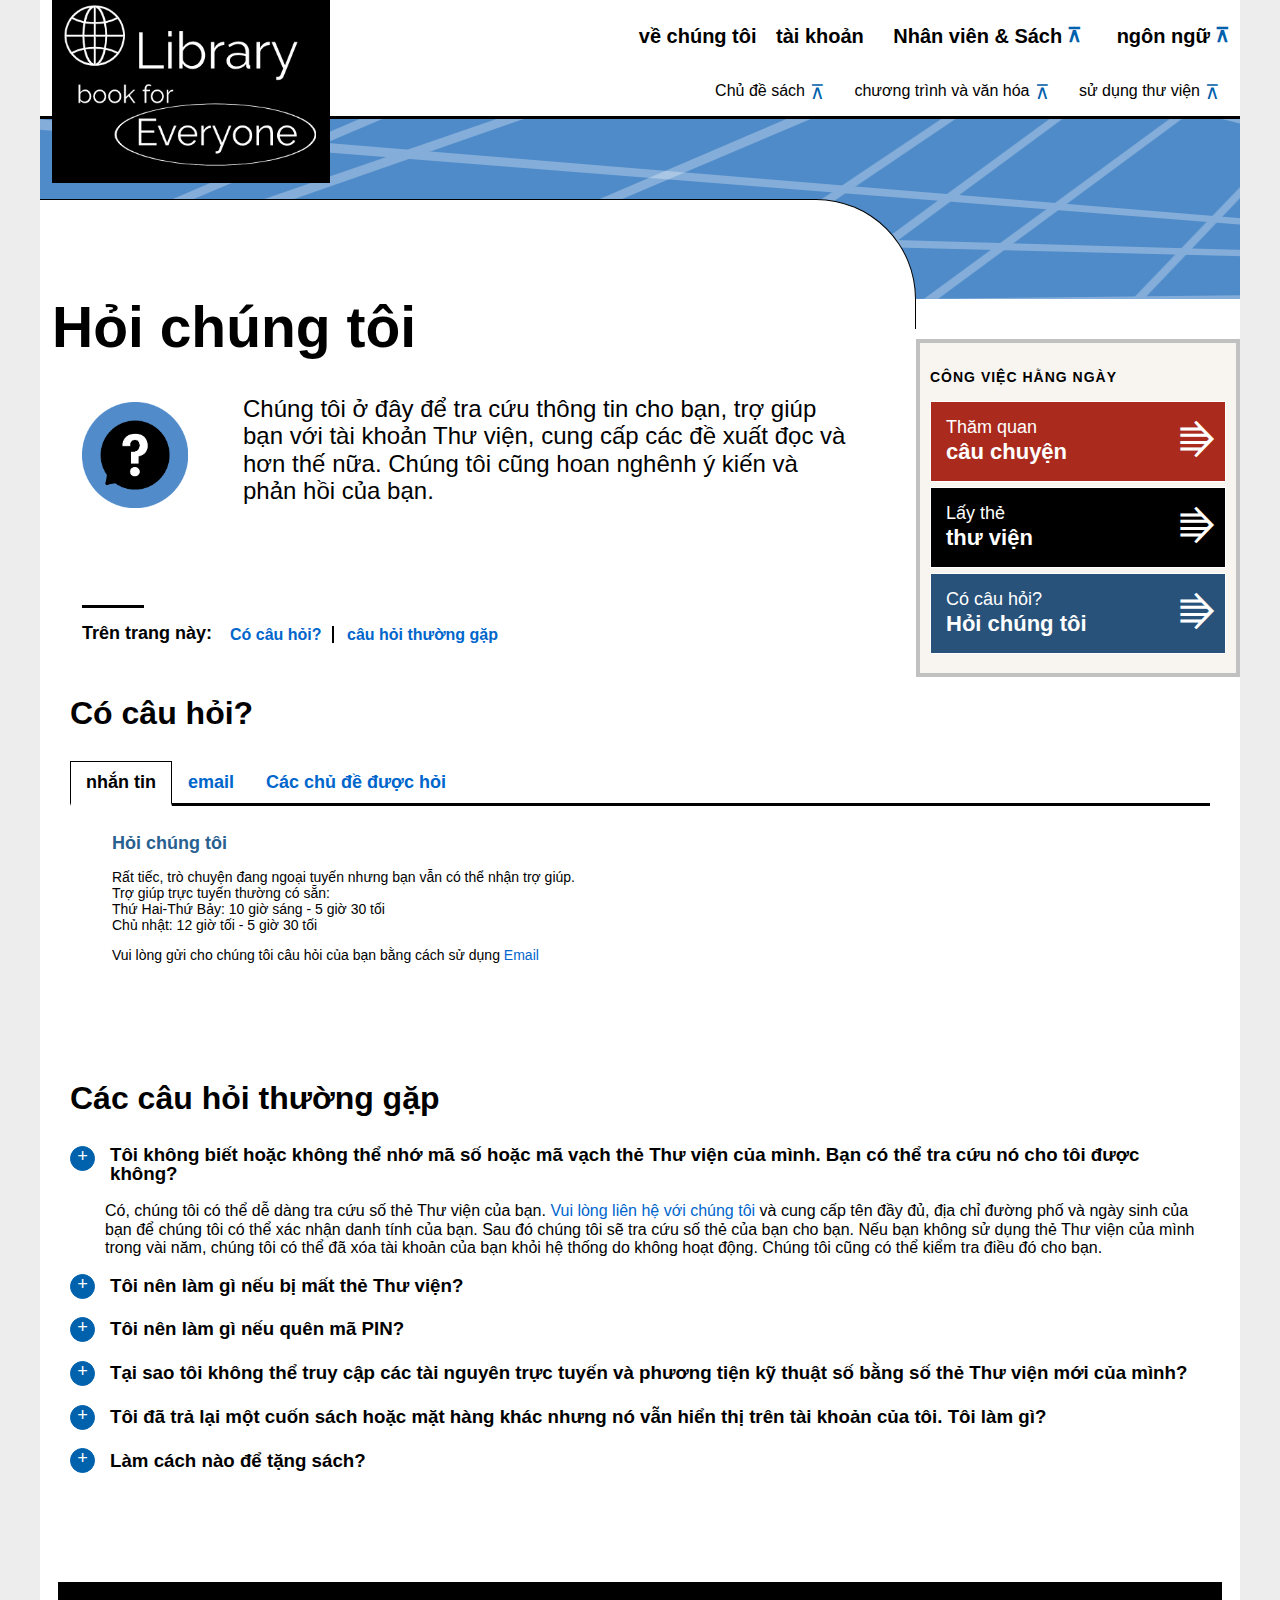
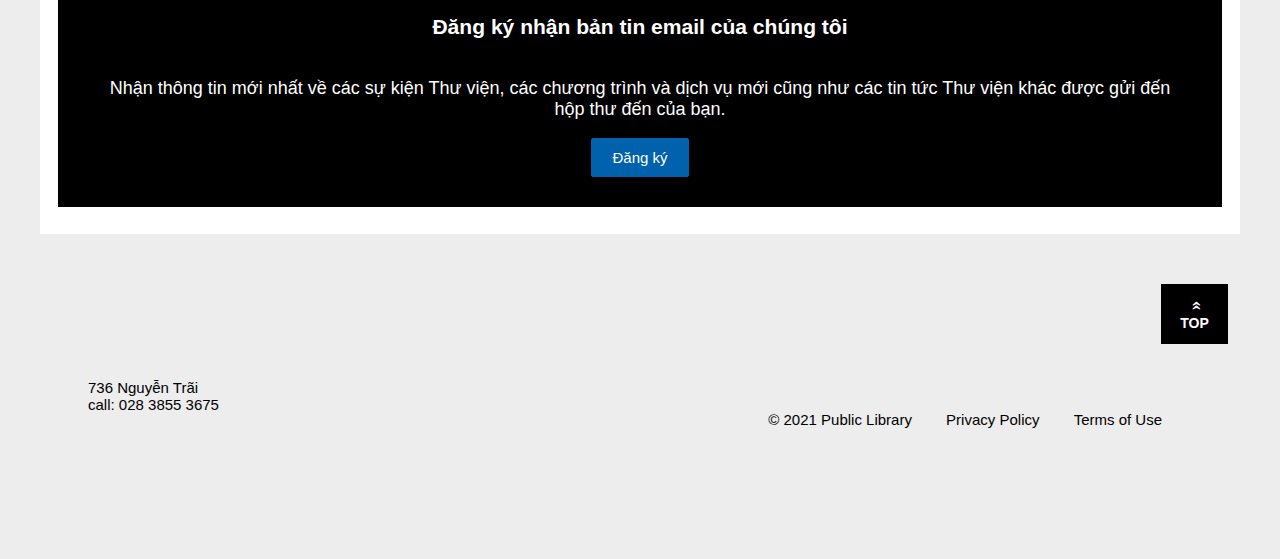
<file: web/ask_libarry.html>
<!DOCTYPE html>
<!--
To change this license header, choose License Headers in Project Properties.
To change this template file, choose Tools | Templates
and open the template in the editor.
-->
<html>
    <head>
        <title>Ask us</title>
        <meta charset="UTF-8">
        <meta name="viewport" content="width=device-width, initial-scale=1.0">
        <link rel="stylesheet" href="../css.1/thu_vien_2_css.css"/>
        <link rel="stylesheet" href="../css.1/one_for_all.css"/>
    </head>
    <body class="home " onload="starting()">
        <div id="site-contain"></div>
        <header class="site-header">
            <div id="site-contain-header">
                <a class="logo" href="index.html">
                    <img src="../hinh.anh/thu_vien/logo_mark.png" alt=""/>
                    <img src="../hinh.anh/thu_vien/spl-stickylogo.png" alt="" class="slogo_mini"/>
                </a>
                <div id="site-nav" class="no-tab">
                    <nav class='site-nav__foruse'>
                        <ul class="foruse-nav">
                            <li class="foruse-nav_item"><a href="Contact_libarry.html">về chúng tôi</a></li>
                            <li class="foruse-nav_item"><a href="sign_in.html">tài khoản</a></li>
                            <li class="foruse-nav_item nav-parent">
                                <a href="#" class="aftera_arrow-unchange">Nhân viên &amp; Sách</a>
                                <div class="drop-holder nav-kid">
                                    <ul class="brach-nav">
                                        <li><a href="libarry_card.html">Tạo thẻ thư viện</a></li>
                                        <li><a href="libarry_card_kid.html">Tạo thẻ thư viện cho trẻ con</a></li>
                                        <li><a href="adult_libarry.html">Danh mục sự kiện</a></li>
                                        <li><a href="staff_top.html">Danh sách các loại sách nhân viên chọn</a></li>
                                        <li><a href="#void()">soemthing</a></li>
                                        <li><a href="#void()">soemthing</a></li>
                                        <li><a href="#void()">soemthing</a></li>
                                        <li><a href="#void()">soemthing</a></li>
                                        <li><a href="#void()">soemthing</a></li>
                                        <li><a href="#void()">soemthing</a></li>
                                        <li><a href="#void()">soemthing</a></li>
                                        <li><a href="#void()">soemthing</a></li>
                                    </ul>
                                </div>
                            </li>
                            <li class="foruse-nav_item nav-parent">
                                <a href="#" class="aftera_arrow-unchange">ngôn ngữ</a>
                                <div class="drop-holder nav-kid">
                                    <ul>
                                        <li><a href='#void()'>English - Let's do this</a></li>
                                        <li><a href='#void()'>日本 - これをやろう</a></li>
                                        <li><a href='#void()'>中国 - 我们开工吧</a></li>
                                        <li><a href='#void()'>ປະເທດລາວ - ໃຫ້ຂອງເຮັດສິ່ງນີ້</a></li>
                                    </ul>
                                    <hr>
                                    <ul>
                                        <li><a href='#void()'>View this site in English</a></li>
                                        <li><a href="#void()">日本でこのサイトを見る</a></li>
                                        <li><a href="#void()">在中国查看此网站</a></li>
                                        <li><a href="#void()">ເບິ່ງເວັບໄຊທ໌ນີ້ເປັນພາສາລາວ</a></li>
                                    </ul>
                                </div>
                            </li>
                        </ul>
                    </nav>
                    <nav class="site-nav_main">
                        <ul class="main-nav">
                            <li class="nav-parent nav-content">
                                <a href="#void()" class="aftera_arrow-unchange">Chủ đề sách</a>
                                <div class="nav-kid">
                                    <div class="drop-holder">
                                        <div class="drop-holder__content ">
                                            <p>Tìm kiếm thêm về các loại chủ đề của sách và nội dung của từng chủ đề.</p>
                                            <a href="#void()" class="button">tìm hiểu các chủ đề</a>
                                        </div>
                                        <div class="drop-holder__col drop-holder__nav">
                                            <ul>
                                                <li><a href="#void()">Tình cảm</a></li>
                                                <li><a href="#void()">Thám hiểm</a></li>
                                                <li><a href="#void()">Bí ẩn</a></li>
                                                <li><a href="#void()">Khoa học</a></li>
                                                <li><a href="#void()">Thiên nhiên</a></li>
                                                <li><a href="#void()">Xã hội</a></li>
                                                <li><a href="#void()">Đời sống</a></li>
                                                <li><a href="#void()">Đại dương</a></li>
                                            </ul>
                                        </div>
                                    </div>
                                </div>
                            </li>
                            <li class="nav-parent nav-content">
                                <a href="#void()" class="aftera_arrow-unchange">chương trình và văn hóa</a>
                                <div class="nav-kid">
                                    <div class="drop-holder">
                                        <div class="drop-holder__content">
                                            <p>Khám phá hàng loạt các chương trình và dịch vụ của chúng tôi,
                                                bao gồm tài nguyên, lớp học, sự kiện và các cuộc triển lãm đặc biệt.</p>
                                            <a href="#void()" class="button">Khám phá các Chương trình & Văn hóa</a>
                                        </div>
                                        <div class="drop-holder__col drop-holder__nav">
                                            <ul>
                                                <li><a href="adult_libarry.html">Trẻ em & Gia đình</a></li>
                                                <li><a href="adult_libarry.html">Thanh niên</a></li>
                                                <li><a href="adult_libarry.html">Nghệ thuật & Văn hóa</a></li>
                                                <li><a href="adult_libarry.html">trò chơi & Vui vẻ</a></li>
                                                <li><a href="adult_libarry.html">Học hỏi</a></li>
                                            </ul>
                                        </div>
                                    </div>
                                </div>
                            </li>
                            <li class="nav-parent nav-content">
                                <a href="#void()" class="aftera_arrow-unchange">sử dụng thư viện</a>
                                <div class="nav-kid">
                                    <div class="drop-holder">
                                        <div class="drop-holder__content ">
                                            <p>Bắt đầu với thẻ Thư viện và tìm hiểu cách quản lý tài khoản của bạn.</p>
                                            <a href="#void()" class="button">Khám phá cách sử dụng thư viện</a>
                                        </div>
                                        <div class="drop-holder__col drop-holder__nav">
                                            <ul>
                                                <li><a href="#void()">Về chúng tôi</a></li>
                                                <li><a href="Contact_libarry.html">Liên hệ chúng tôi</a></li>
                                                <li><a href="ask_libarry.html">Hỏi chúng tôi</a></li>
                                                <li><a href="#void()">Bắt đầu sử dụng</a></li>
                                                <li><a href="#void()">Quản lý tài khoản của bạn</a></li>
                                                <li><a href="#void()">Sử dụng trang web này</a></li>
                                            </ul>
                                        </div>
                                    </div>
                                </div>
                            </li>
                        </ul>
                    </nav>
                </div>
            </div>
        </header>
        <!-- START PAGE CONTENT -->
        <div class="head-space_img" >
            <div class="body-space_show">
                <p></p>
            </div>
        </div>
        <div class="hero-row">
            <div class="hero-row_headinfo">
                <div class="headinfo_head">
                    <h1>Hỏi chúng tôi</h1>
                    <div class="headinfo__padding">
                        <div>
                            <img src="../hinh.anh/thu_vien/icons_115x115_askus.png" alt="cau hoi"/>
                            <p>Chúng tôi ở đây để tra cứu thông tin cho bạn, trợ giúp bạn với tài khoản Thư viện,
                                cung cấp các đề xuất đọc và hơn thế nữa.
                                Chúng tôi cũng hoan nghênh ý kiến và phản hồi của bạn.</p>
                        </div>
                        <nav>
                            <p>Trên trang này:</p>
                            <ul class="jump-to-nav__list">
                                <li><a href="#wannaask">Có câu hỏi?</a></li>
                                <li><a href="#commonask">câu hỏi thường gặp</a></li>
                            </ul>
                        </nav>
                    </div>
                </div>
            </div>
            <div class="hero-row_cell siderbar">
                <div class="hero-nav ">
                    <div class="content_section">
                        <h2>Công việc hằng ngày</h2>
                        <div class="content_section-send" id="theem-pupler_red">
                            <a href="staff_top.html"><span>Thăm quan</span> 
                                câu chuyện</a>
                        </div>
                        <div class="content_section-send" id="theem-black">
                            <a href="libarry_card.html"><span>Lấy thẻ</span>
                                thư viện</a>
                        </div>
                        <div class="content_section-send" id="theem-blue_grey">
                            <a href="ask_libarry.html"><span>Có câu hỏi?</span>
                                Hỏi chúng tôi</a>
                        </div>
                    </div>
                </div>
            </div>
        </div>
        <!--content body-->
        <div class="main">
            <section class="site-content">
                <div class="site-content_head head-start">
                    <h3 id="wannaask">Có câu hỏi?</h3>
                </div>
                <div class="flex_box">
                    <div class="box_slider">
                        <ul class="slider_nav_header" >
                            <li>
                                <a href="#void"><span>nhắn tin</span></a>
                            </li>
                            <li>
                                <a href="#void"><span>email</span></a>
                            </li>
                            <li>
                                <a href="#void"><span>Các chủ đề được hỏi</span></a>
                            </li>
                        </ul>
                    </div>
                    <div class="box_content">
                        <div>
                            <section class="content_chat">
                                <h2>Hỏi chúng tôi</h2>
                                <ul>
                                    <li>Rất tiếc, trò chuyện đang ngoại tuyến nhưng bạn vẫn có thể nhận trợ giúp.</li>
                                    <li>Trợ giúp trực tuyến thường có sẵn:</li>
                                    <li>Thứ Hai-Thứ Bảy: 10 giờ sáng - 5 giờ 30 tối</li>
                                    <li>Chủ nhật: 12 giờ tối - 5 giờ 30 tối</li>
                                </ul>
                                <p>Vui lòng gửi cho chúng tôi câu hỏi của bạn bằng cách sử dụng <a href="">Email</a></p>
                            </section>
                        </div>
                        <div>
                            <section class="content_chat">
                                <p>Sử dụng biểu mẫu này để gửi câu hỏi, nhận xét hoặc đề xuất của bạn.
                                    Chúng tôi sẽ liên hệ lại với bạn trong thời gian sớm nhất.</p>
                                <format>
                                    <label for="ask_name">Tên</label>
                                    <input type="text" id="ask_name"/>
                                    <label for="ask_email">email</label>
                                    <input type="text" id="ask_email"/>
                                    <label for="ask_card">thẻ thư viện</label>
                                    <input type="text" id="ask_card"/>
                                    <label for="ask_text">câu hỏi</label>
                                    <textarea type="text" id="ask_text"></textarea>
                                    <label for="ask_conformt">
                                        <input type="checkbox" id="ask_conformt"/>
                                        Nhận email xác nhận câu hỏi của bạn. 
                                        Vui lòng kiểm tra thư mục SPAM / Email rác của bạn nếu bạn không nhận được xác nhận.</label>
                                    <a href="" class="button">gữi câu hỏi</a>
                                </format>
                            </section>
                        </div>
                        <div>
                            <section class="content_chat">
                                <p>Gọi cho chúng tôi: 65-774-885-21</p>
                                <h2>Câu hỏi thường ngày</h2>
                                <p>Có những cuốn sách trẻ em thông thường nào</p>
                                <p>Bao nhiêu cuốn sách được phép mượn</p>
                                <p>Những sự kiện tỏ chức thì ai là người giữ bộ lịch tham gia</p>
                                <h2>Muốn một tiêu đề mà Thư viện không có?</h2>
                                <p>Hướng sử dụng các chủ đề sách theo hành ngữ</p>
                                <p>Việc trẻ con thì nên đọc sách nào tốt nhất cho trẻ dưới 2 tuổi</p>
                                <p>Tôi muốn biết cách sử dụng tổ chức sự kiện ngay tại website</p>
                            </section>
                        </div>
                    </div>
                </div>
            </section>
            <section class="site-content">
                <div class="site-content_head head-start">
                    <h3 id="commonask">Các câu hỏi thường gặp</h3>
                </div>
                <div class="content_list ">
                    <h3><a href="#void(0)"><span></span>Tôi không biết hoặc không thể nhớ mã số hoặc mã vạch thẻ Thư viện của mình. Bạn có thể tra cứu nó cho tôi được không?</a></h3>
                    <div class="list_oppion">
                        <p> Có, chúng tôi có thể dễ dàng tra cứu số thẻ Thư viện của bạn.
                            <a href="Contact_libarry.html">Vui lòng liên hệ với chúng tôi</a> và cung cấp tên đầy đủ, địa chỉ đường phố và ngày sinh của bạn để chúng tôi có thể xác nhận danh tính của bạn.
                            Sau đó chúng tôi sẽ tra cứu số thẻ của bạn cho bạn. Nếu bạn không sử dụng thẻ Thư viện của mình trong vài năm, chúng tôi có thể đã xóa tài khoản của bạn khỏi hệ thống do không hoạt động.
                            Chúng tôi cũng có thể kiểm tra điều đó cho bạn.</p>
                    </div>
                </div>
                <div class="content_list ">
                    <h3><a href="#void(1)"><span></span>Tôi nên làm gì nếu bị mất thẻ Thư viện?</a></h3>
                    <div class="list_oppion">
                        <p> Điều quan trọng là liên hệ với chúng tôi ngay lập tức để báo cáo thẻ Thư viện bị mất để chúng tôi có thể hủy kích hoạt thẻ.
                            Bạn có thể chịu trách nhiệm cho bất kỳ mục nào được kiểm tra trên thẻ bị mất.
                            Khi bạn liên hệ với chúng tôi, vui lòng bao gồm tên đầy đủ, địa chỉ đường phố và ngày sinh của bạn để chúng tôi có thể xác nhận danh tính của bạn.
                            Phí thay thế thẻ mới là $1.</p>
                    </div>
                </div>
                <div class="content_list ">
                    <h3><a href="#void(2)"><span></span>Tôi nên làm gì nếu quên mã PIN?</a></h3>
                    <div class="list_oppion">
                        <p>Bạn có thể <a href="#">đặt lại mã PIN</a> của mình trực tuyến. Chúng tôi cũng có thể dễ dàng đặt lại mã PIN cho bạn.
                            Vui lòng liên hệ với chúng tôi và cung cấp tên đầy đủ, địa chỉ đường phố và ngày sinh của bạn để chúng tôi có thể tra cứu tài khoản của bạn.
                            Cũng vui lòng bao gồm số gồm 4 chữ số mà bạn muốn sử dụng làm mã PIN của mình để chúng tôi có thể đặt lại.
                            Nếu bạn không sử dụng thẻ Thư viện của mình trong vài năm, chúng tôi có thể đã xóa tài khoản của bạn khỏi hệ thống do không hoạt động.
                            Chúng tôi cũng có thể kiểm tra điều đó cho bạn.</p>
                    </div>
                </div>
                <div class="content_list ">
                    <h3><a href="#void(3)"><span></span>Tại sao tôi không thể truy cập các tài nguyên trực tuyến và phương tiện kỹ thuật số bằng số thẻ Thư viện mới của mình?</a></h3>
                    <div class="list_oppion">
                        <p>Trong thời gian đóng cửa tạm thời do COVID-19, chúng tôi có thể cấp cho bạn thẻ mới nếu bạn từ 13 tuổi trở lên, sống ở Seattle và có điện thoại di động.
                            Nếu chúng tôi có thể xác minh tính đủ điều kiện của bạn, bạn sẽ có quyền truy cập tức thì vào sách điện tử và sách nói điện tử thông qua OverDrive và truy cập vào phần còn lại của các tài nguyên trực tuyến của chúng tôi trong vòng vài ngày.
                            Hoàn thành đơn đăng ký thẻ Thư viện và làm theo hướng dẫn trên trang xác nhận để xác minh tài khoản của bạn thông qua OverDrive.</p>
                    </div>
                </div>
                <div class="content_list ">
                    <h3><a href="#void(4)"><span></span>Tôi đã trả lại một cuốn sách hoặc mặt hàng khác nhưng nó vẫn hiển thị trên tài khoản của tôi. Tôi làm gì?</a></h3>
                    <div class="list_oppion">
                        <p>Để đảm bảo an toàn cho khách quen và nhân viên, tất cả các mặt hàng trả lại sẽ được cách ly - và sẽ vẫn còn trong tài khoản của bạn - trong tối thiểu 3 ngày trước khi được nhận phòng.
                            Nếu các mặt hàng của bạn vẫn hiển thị là đã kiểm tra trong tài khoản của bạn hơn 3 ngày sau khi bạn trả lại,
                            vui lòng liên hệ với chúng tôi và cung cấp số thẻ thư viện của bạn, tên sách bạn đã trả lại, chi nhánh nơi bạn trả lại vật phẩm và ngày bạn trả lại.
                            Chúng tôi sẽ cố gắng tìm mặt hàng và sẽ không thêm bất kỳ khoản phí nào đối với mặt hàng bị thiếu vào tài khoản của bạn trong khi chúng tôi tìm kiếm nó.</p>
                    </div>
                </div>
                <div class="content_list ">
                    <h3><a href="#void(1)"><span></span>Làm cách nào để tặng sách?</a></h3>
                    <div class="list_oppion">
                        <p>Thư viện không thể nhận sách quyên góp vào lúc này.
                            Vui lòng không để sách hoặc tài liệu khác mà bạn muốn quyên góp tại các chi nhánh của Thư viện.</p>
                    </div>
                </div>
            </section>
            <section class="site-content">
                <div class="show-case" id="theme-black">
                    <h3>Đăng ký nhận bản tin email của chúng tôi</h3>
                    <p>Nhận thông tin mới nhất về các sự kiện Thư viện,
                        các chương trình và dịch vụ mới cũng như các tin tức Thư viện khác được gửi đến hộp thư đến của bạn.</p>
                    <a href="#" class="button">Đăng ký</a>
                </div>
            </section>
        </div>
        <!--end page content-->
        <!--Start footer content-->
        <footer class="site-footer">
            <div class="site-footer_container">
                <a href="#site-contain" class="fooer_container_back-to-top">
                    Top
                </a>
                <div>
                    <p>
                        736 Nguyễn Trãi<br>
                        call: 028 3855 3675
                    </p>
                    <ul>
                        <li>© 2021 Public Library</li>
                        <li>Privacy Policy</li>
                        <li>Terms of Use</li>
                    </ul>
                </div>
            </div>
        </footer>
        <!--end footer content-->
        <script src="../javascript/js_store.js"></script>
    </body>
</html>
</file>
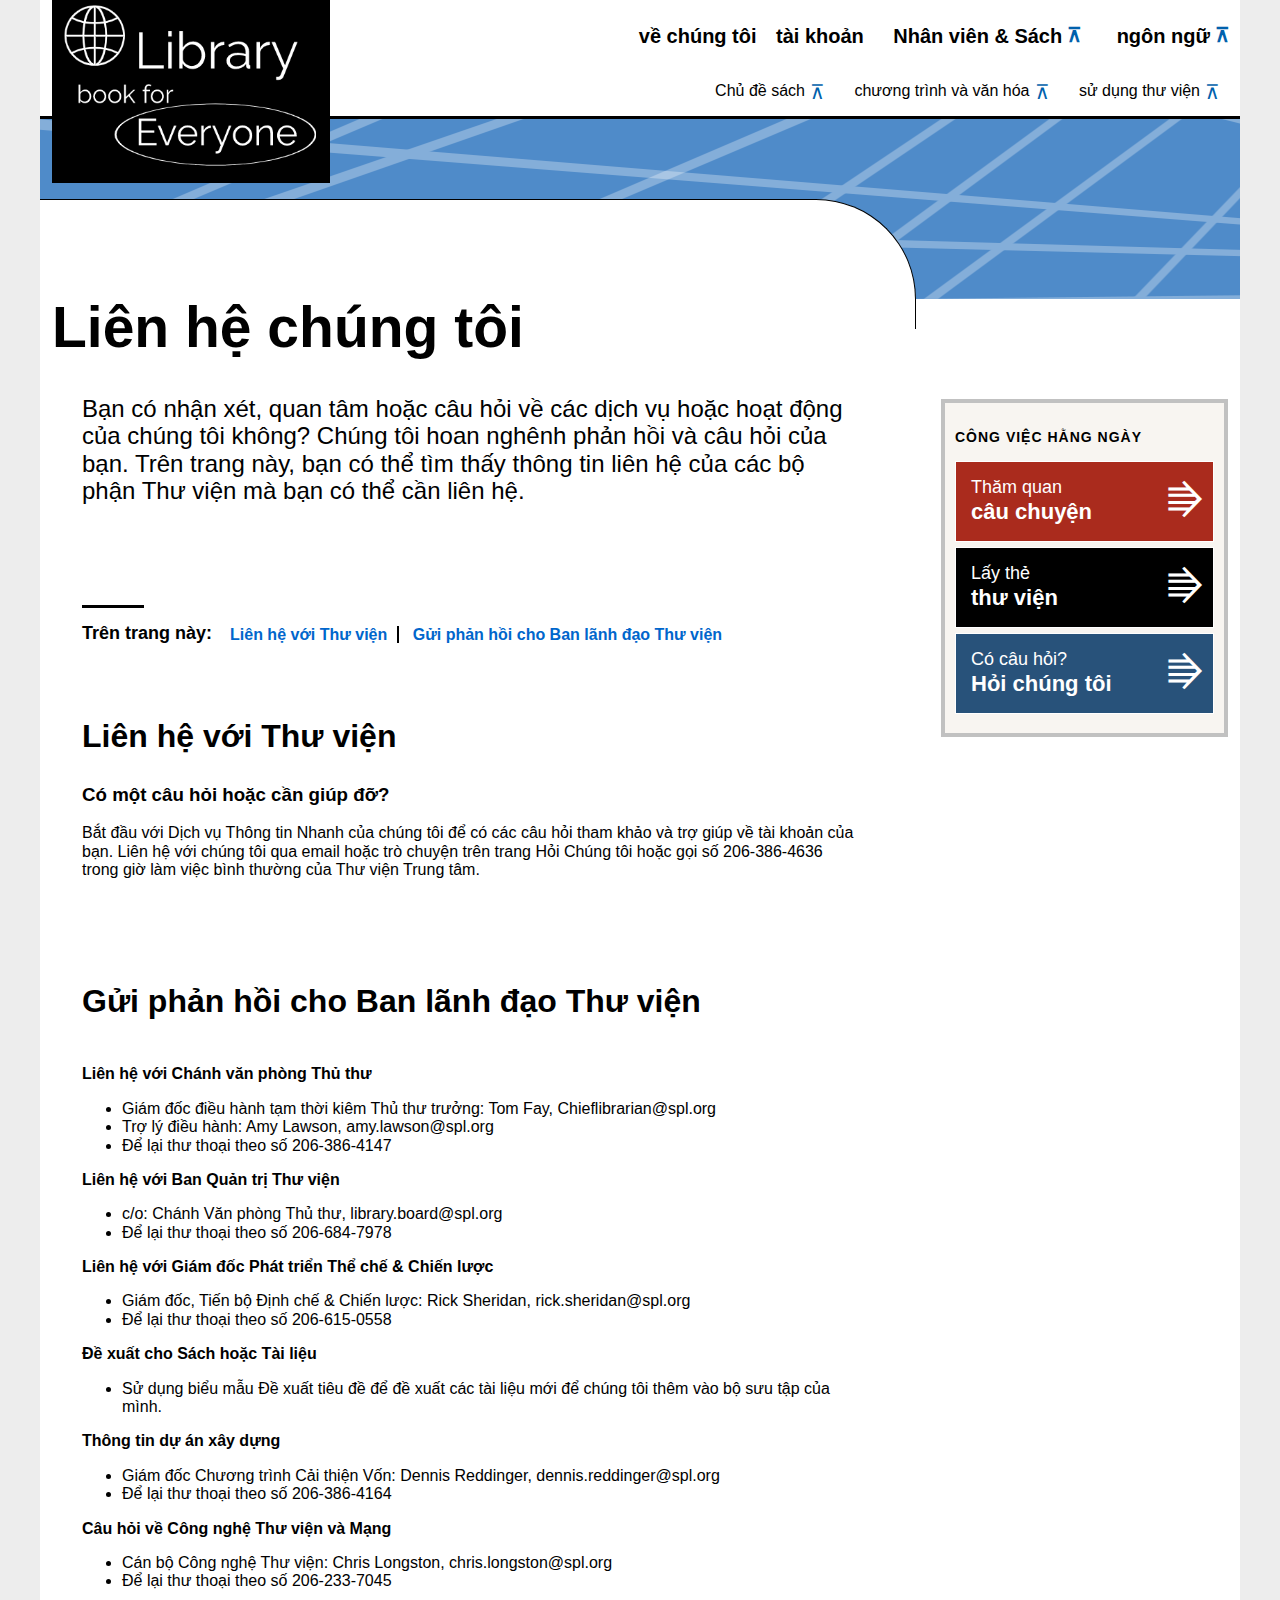
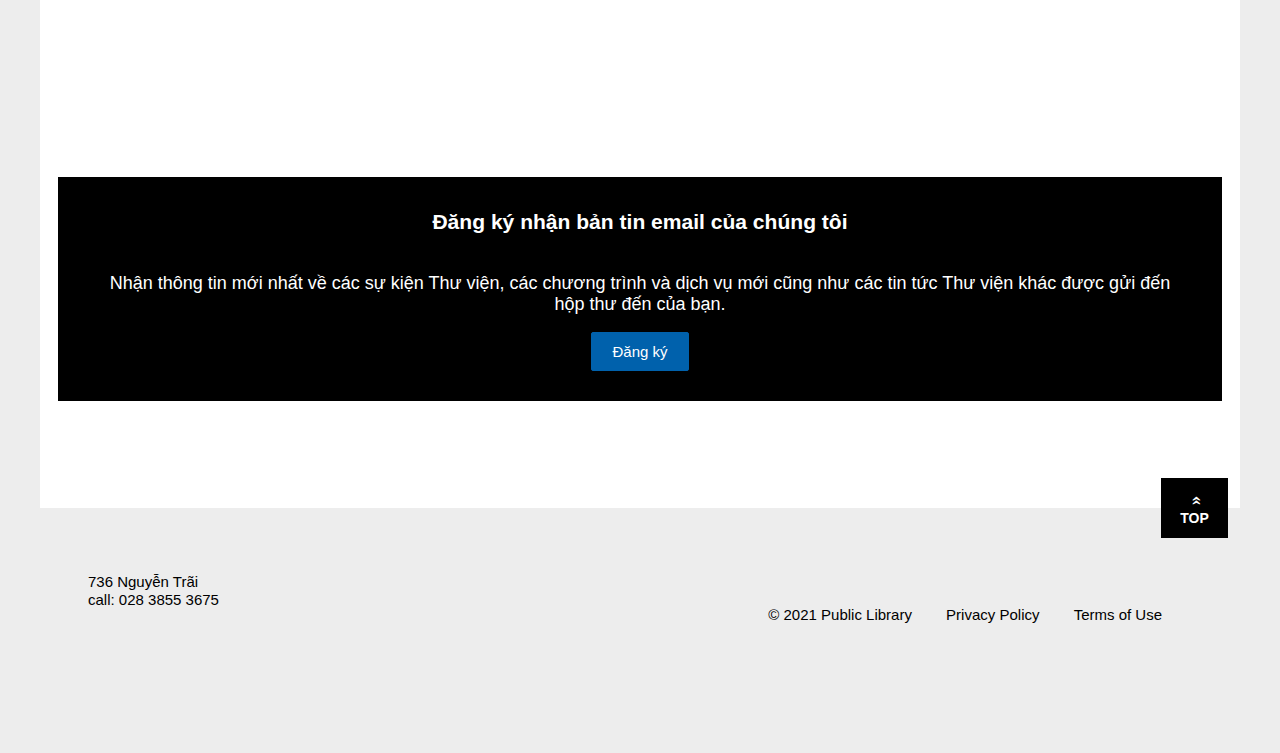
<file: web/Contact_libarry.html>
<!DOCTYPE html>
<!--
To change this license header, choose License Headers in Project Properties.
To change this template file, choose Tools | Templates
and open the template in the editor.
-->
<html>
    <head>
        <title>Contact us</title>
        <meta charset="UTF-8">
        <meta name="viewport" content="width=device-width, initial-scale=1.0">
        <link rel="stylesheet" href="../css.1/thu_vien_2_css.css" type="text/css"/>
        <link rel="stylesheet" href="../css.1/one_for_all.css" type="text/css"/>
    </head>
    <body class="home " onload="starting()">
        <div id="site-contain"></div>
        <header class="site-header">
            <div id="site-contain-header">
                <a class="logo" href="index.html">
                    <img src="../hinh.anh/thu_vien/logo_mark.png" alt=""/>
                    <img src="../hinh.anh/thu_vien/spl-stickylogo.png" alt="" class="slogo_mini"/>
                </a>
                <div id="site-nav" class="no-tab">
                    <nav class='site-nav__foruse'>
                        <ul class="foruse-nav">
                            <li class="foruse-nav_item"><a href="Contact_libarry.html">về chúng tôi</a></li>
                            <li class="foruse-nav_item"><a href="sign_in.html">tài khoản</a></li>
                            <li class="foruse-nav_item nav-parent">
                                <a href="#" class="aftera_arrow-unchange">Nhân viên &amp; Sách</a>
                                <div class="drop-holder nav-kid">
                                    <ul class="brach-nav">
                                        <li><a href="libarry_card.html">Tạo thẻ thư viện</a></li>
                                        <li><a href="libarry_card_kid.html">Tạo thẻ thư viện cho trẻ con</a></li>
                                        <li><a href="adult_libarry.html">Danh mục sự kiện</a></li>
                                        <li><a href="staff_top.html">Danh sách các loại sách nhân viên chọn</a></li>
                                        <li><a href="#void()">soemthing</a></li>
                                        <li><a href="#void()">soemthing</a></li>
                                        <li><a href="#void()">soemthing</a></li>
                                        <li><a href="#void()">soemthing</a></li>
                                        <li><a href="#void()">soemthing</a></li>
                                        <li><a href="#void()">soemthing</a></li>
                                        <li><a href="#void()">soemthing</a></li>
                                        <li><a href="#void()">soemthing</a></li>
                                    </ul>
                                </div>
                            </li>
                            <li class="foruse-nav_item nav-parent">
                                <a href="#" class="aftera_arrow-unchange">ngôn ngữ</a>
                                <div class="drop-holder nav-kid">
                                    <ul>
                                        <li><a href='#void()'>English - Let's do this</a></li>
                                        <li><a href='#void()'>日本 - これをやろう</a></li>
                                        <li><a href='#void()'>中国 - 我们开工吧</a></li>
                                        <li><a href='#void()'>ປະເທດລາວ - ໃຫ້ຂອງເຮັດສິ່ງນີ້</a></li>
                                    </ul>
                                    <hr>
                                    <ul>
                                        <li><a href='#void()'>View this site in English</a></li>
                                        <li><a href="#void()">日本でこのサイトを見る</a></li>
                                        <li><a href="#void()">在中国查看此网站</a></li>
                                        <li><a href="#void()">ເບິ່ງເວັບໄຊທ໌ນີ້ເປັນພາສາລາວ</a></li>
                                    </ul>
                                </div>
                            </li>
                        </ul>
                    </nav>
                    <nav class="site-nav_main">
                        <ul class="main-nav">
                            <li class="nav-parent nav-content">
                                <a href="#void()" class="aftera_arrow-unchange">Chủ đề sách</a>
                                <div class="nav-kid">
                                    <div class="drop-holder">
                                        <div class="drop-holder__content ">
                                            <p>Tìm kiếm thêm về các loại chủ đề của sách và nội dung của từng chủ đề.</p>
                                            <a href="#void()" class="button">tìm hiểu các chủ đề</a>
                                        </div>
                                        <div class="drop-holder__col drop-holder__nav">
                                            <ul>
                                                <li><a href="#void()">Tình cảm</a></li>
                                                <li><a href="#void()">Thám hiểm</a></li>
                                                <li><a href="#void()">Bí ẩn</a></li>
                                                <li><a href="#void()">Khoa học</a></li>
                                                <li><a href="#void()">Thiên nhiên</a></li>
                                                <li><a href="#void()">Xã hội</a></li>
                                                <li><a href="#void()">Đời sống</a></li>
                                                <li><a href="#void()">Đại dương</a></li>
                                            </ul>
                                        </div>
                                    </div>
                                </div>
                            </li>
                            <li class="nav-parent nav-content">
                                <a href="#void()" class="aftera_arrow-unchange">chương trình và văn hóa</a>
                                <div class="nav-kid">
                                    <div class="drop-holder">
                                        <div class="drop-holder__content">
                                            <p>Khám phá hàng loạt các chương trình và dịch vụ của chúng tôi,
                                                bao gồm tài nguyên, lớp học, sự kiện và các cuộc triển lãm đặc biệt.</p>
                                            <a href="#void()" class="button">Khám phá các Chương trình & Văn hóa</a>
                                        </div>
                                        <div class="drop-holder__col drop-holder__nav">
                                            <ul>
                                                <li><a href="adult_libarry.html">Trẻ em & Gia đình</a></li>
                                                <li><a href="adult_libarry.html">Thanh niên</a></li>
                                                <li><a href="adult_libarry.html">Nghệ thuật & Văn hóa</a></li>
                                                <li><a href="adult_libarry.html">trò chơi & Vui vẻ</a></li>
                                                <li><a href="adult_libarry.html">Học hỏi</a></li>
                                            </ul>
                                        </div>
                                    </div>
                                </div>
                            </li>
                            <li class="nav-parent nav-content">
                                <a href="#void()" class="aftera_arrow-unchange">sử dụng thư viện</a>
                                <div class="nav-kid">
                                    <div class="drop-holder">
                                        <div class="drop-holder__content ">
                                            <p>Bắt đầu với thẻ Thư viện và tìm hiểu cách quản lý tài khoản của bạn.</p>
                                            <a href="#void()" class="button">Khám phá cách sử dụng thư viện</a>
                                        </div>
                                        <div class="drop-holder__col drop-holder__nav">
                                            <ul>
                                                <li><a href="#void()">Về chúng tôi</a></li>
                                                <li><a href="Contact_libarry.html">Liên hệ chúng tôi</a></li>
                                                <li><a href="ask_libarry.html">Hỏi chúng tôi</a></li>
                                                <li><a href="#void()">Bắt đầu sử dụng</a></li>
                                                <li><a href="#void()">Quản lý tài khoản của bạn</a></li>
                                                <li><a href="#void()">Sử dụng trang web này</a></li>
                                            </ul>
                                        </div>
                                    </div>
                                </div>
                            </li>
                        </ul>
                    </nav>
                </div>
            </div>
        </header>
        <!-- START PAGE CONTENT -->
        <div class="head-space_img" >
            <div class="body-space_show">
                <p></p>
            </div>
        </div>
        <div class="hero-row ">
            <div class="hero-row_headinfo">
                <div class="headinfo_head">
                    <h1>Liên hệ chúng tôi</h1>
                    <div class="headinfo__padding">
                        <div>
                            <p>Bạn có nhận xét, quan tâm hoặc câu hỏi về các dịch vụ hoặc hoạt động của chúng tôi không?
                                Chúng tôi hoan nghênh phản hồi và câu hỏi của bạn.
                                Trên trang này, bạn có thể tìm thấy thông tin liên hệ của các bộ phận Thư viện mà bạn có thể cần liên hệ.</p>
                        </div>
                        <nav>
                            <p>Trên trang này:</p>
                            <ul class="jump-to-nav__list">
                                <li><a href="#contact">Liên hệ với Thư viện</a></li>
                                <li><a href="#responecontact">Gửi phản hồi cho Ban lãnh đạo Thư viện</a></li>
                            </ul>
                        </nav>
                    </div>
                </div>
                <section class="site-content">
                    <div class="site-content_head head-start">
                        <h3 id="contact">Liên hệ với Thư viện</h3>
                    </div>
                    <div>
                        <h3>Có một câu hỏi hoặc cần giúp đỡ?</h3>
                        <p>Bắt đầu với Dịch vụ Thông tin Nhanh của chúng tôi để có các câu hỏi tham khảo và trợ giúp về tài khoản của bạn.
                            Liên hệ với chúng tôi qua email hoặc trò chuyện trên trang Hỏi Chúng tôi hoặc gọi số 206-386-4636 trong giờ làm việc bình thường của Thư viện Trung tâm.</p>
                    </div>
                </section>
                <section class="site-content">
                    <div class="site-content_head head-start">
                        <h3 id="responecontact">Gửi phản hồi cho Ban lãnh đạo Thư viện</h3>
                    </div>
                    <div>
                        <p><b>Liên hệ với Chánh văn phòng Thủ thư</b></p>
                        <ul>
                            <li>Giám đốc điều hành tạm thời kiêm Thủ thư trưởng: Tom Fay, Chieflibrarian@spl.org</li>
                            <li>Trợ lý điều hành: Amy Lawson, amy.lawson@spl.org</li>
                            <li>Để lại thư thoại theo số 206-386-4147</li>
                        </ul>
                        <p><b>Liên hệ với Ban Quản trị Thư viện</b></p>
                        <ul>
                            <li>c/o: Chánh Văn phòng Thủ thư, library.board@spl.org</li>
                            <li>Để lại thư thoại theo số 206-684-7978</li>
                        </ul>
                        <p><b>Liên hệ với Giám đốc Phát triển Thể chế & Chiến lược</b></p>
                        <ul>
                            <li>Giám đốc, Tiến bộ Định chế & Chiến lược: Rick Sheridan, rick.sheridan@spl.org</li>
                            <li>Để lại thư thoại theo số 206-615-0558</li>
                        </ul>
                        <p><b>Đề xuất cho Sách hoặc Tài liệu</b></p>
                        <ul>
                            <li>Sử dụng biểu mẫu Đề xuất tiêu đề để đề xuất các tài liệu mới để chúng tôi thêm vào bộ sưu tập của mình.</li>
                        </ul>
                        <p><b>Thông tin dự án xây dựng</b></p>
                        <ul>
                            <li>Giám đốc Chương trình Cải thiện Vốn: Dennis Reddinger, dennis.reddinger@spl.org</li>
                            <li>Để lại thư thoại theo số 206-386-4164</li>
                        </ul>
                        <p><b>Câu hỏi về Công nghệ Thư viện và Mạng</b></p>
                        <ul>
                            <li>Cán bộ Công nghệ Thư viện: Chris Longston, chris.longston@spl.org</li>
                            <li>Để lại thư thoại theo số 206-233-7045</li>
                        </ul>
                    </div>
                </section>
            </div>
            <div class="hero-row_cell small-size">
                <div class="siderbar">
                    <div class="hero-nav ">
                        <div class="content_section">
                            <h2>Công việc hằng ngày</h2>
                            <div class="content_section-send" id="theem-pupler_red">
                                <a href="staff_top.html" ><span>Thăm quan</span> 
                                    câu chuyện</a>
                            </div>
                            <div class="content_section-send" id="theem-black">
                                <a href="libarry_card.html"><span>Lấy thẻ</span>
                                    thư viện</a>
                            </div>
                            <div class="content_section-send" id="theem-blue_grey">
                                <a href="ask_libarry.html"><span>Có câu hỏi?</span>
                                    Hỏi chúng tôi</a>
                            </div>
                        </div>
                    </div>
                </div>
            </div>
            <div class="hero-row">
                <section class="site-content">
                    <div class="show-case" id="theme-black">
                        <h3>Đăng ký nhận bản tin email của chúng tôi</h3>
                        <p>Nhận thông tin mới nhất về các sự kiện Thư viện,
                            các chương trình và dịch vụ mới cũng như các tin tức Thư viện khác được gửi đến hộp thư đến của bạn.</p>
                        <a href="#" class="button">Đăng ký</a>
                    </div>
                </section>
            </div>
        </div>
         <!--end content-->
        <footer class="site-footer">
            <div class="site-footer_container">
                <a href="#site-contain" class="fooer_container_back-to-top">
                    Top
                </a>
                <div>
                    <p>
                        736 Nguyễn Trãi<br>
                        call: 028 3855 3675
                    </p>
                    <ul>
                        <li>© 2021 Public Library</li>
                        <li>Privacy Policy</li>
                        <li>Terms of Use</li>
                    </ul>
                </div>
            </div>
        </footer>
        <script src="../javascript/js_store.js"></script>
    </body>
</html>
</file>
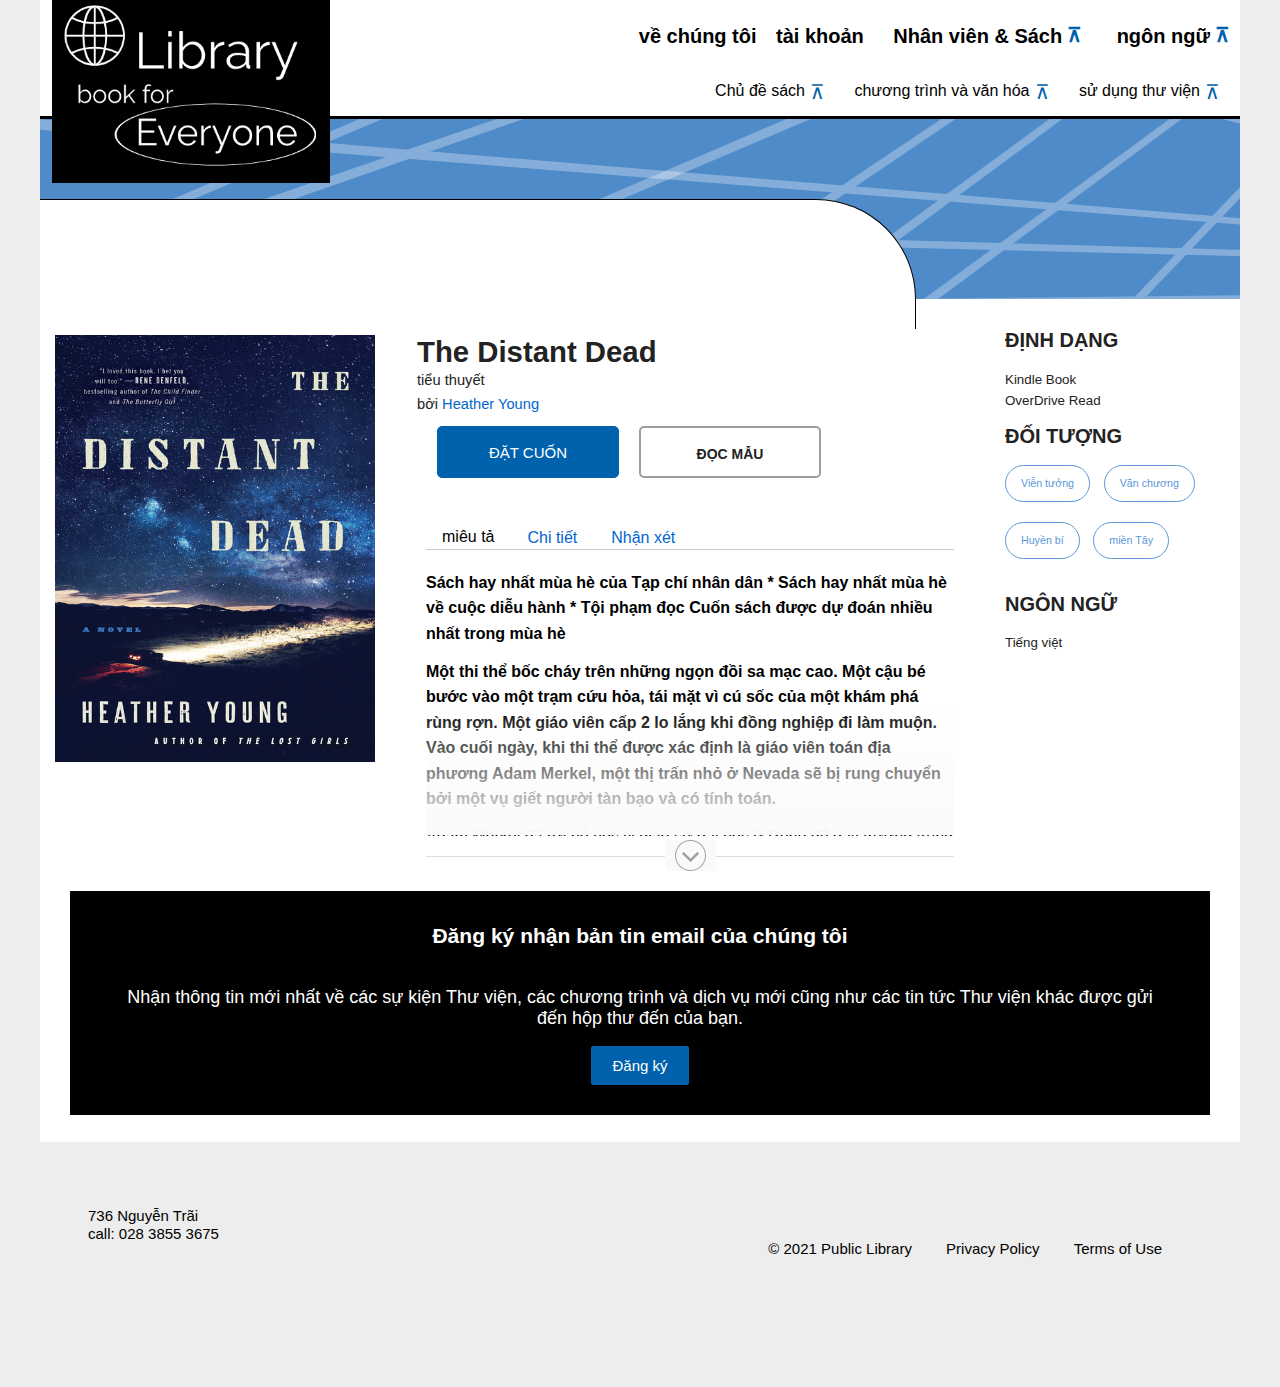
<file: web/detail_book.html>
<!DOCTYPE html>
<!--
To change this license header, choose License Headers in Project Properties.
To change this template file, choose Tools | Templates
and open the template in the editor.
-->
<html>
    <head>
        <title>detail book</title>
        <meta charset="UTF-8">
        <meta name="viewport" content="width=device-width, initial-scale=1.0">
        <link rel="stylesheet" href="../css.1/thu_vien_2_css.css" type="text/css"/>
        <link rel="stylesheet" href="../css.1/one_for_all.css" type="text/css"/>
        <link href="../css.1/stock_book.css" rel="stylesheet" type="text/css"/>
    </head>
    <body class="home " onload="starting()">
        <header class="site-header">
            <div id="site-contain-header">
                <a class="logo" href="index.html">
                    <img src="../hinh.anh/thu_vien/logo_mark.png" alt=""/>
                    <img src="../hinh.anh/thu_vien/spl-stickylogo.png" alt="" class="slogo_mini"/>
                </a>
                <div id="site-nav" class="no-tab">
                    <nav class='site-nav__foruse'>
                        <ul class="foruse-nav">
                            <li class="foruse-nav_item"><a href="Contact_libarry.html">về chúng tôi</a></li>
                            <li class="foruse-nav_item"><a href="sign_in.html">tài khoản</a></li>
                            <li class="foruse-nav_item nav-parent">
                                <a href="#" class="aftera_arrow-unchange">Nhân viên &amp; Sách</a>
                                <div class="drop-holder nav-kid">
                                    <ul class="brach-nav">
                                        <li><a href="libarry_card.html">Tạo thẻ thư viện</a></li>
                                        <li><a href="libarry_card_kid.html">Tạo thẻ thư viện cho trẻ con</a></li>
                                        <li><a href="adult_libarry.html">Danh mục sự kiện</a></li>
                                        <li><a href="staff_top.html">Danh sách các loại sách nhân viên chọn</a></li>
                                        <li><a href="#void()">soemthing</a></li>
                                        <li><a href="#void()">soemthing</a></li>
                                        <li><a href="#void()">soemthing</a></li>
                                        <li><a href="#void()">soemthing</a></li>
                                        <li><a href="#void()">soemthing</a></li>
                                        <li><a href="#void()">soemthing</a></li>
                                        <li><a href="#void()">soemthing</a></li>
                                        <li><a href="#void()">soemthing</a></li>
                                    </ul>
                                </div>
                            </li>
                            <li class="foruse-nav_item nav-parent">
                                <a href="#" class="aftera_arrow-unchange">ngôn ngữ</a>
                                <div class="drop-holder nav-kid">
                                    <ul>
                                        <li><a href='#void()'>English - Let's do this</a></li>
                                        <li><a href='#void()'>日本 - これをやろう</a></li>
                                        <li><a href='#void()'>中国 - 我们开工吧</a></li>
                                        <li><a href='#void()'>ປະເທດລາວ - ໃຫ້ຂອງເຮັດສິ່ງນີ້</a></li>
                                    </ul>
                                    <hr>
                                    <ul>
                                        <li><a href='#void()'>View this site in English</a></li>
                                        <li><a href="#void()">日本でこのサイトを見る</a></li>
                                        <li><a href="#void()">在中国查看此网站</a></li>
                                        <li><a href="#void()">ເບິ່ງເວັບໄຊທ໌ນີ້ເປັນພາສາລາວ</a></li>
                                    </ul>
                                </div>
                            </li>
                        </ul>
                    </nav>
                    <nav class="site-nav_main">
                        <ul class="main-nav">
                            <li class="nav-parent nav-content">
                                <a href="#void()" class="aftera_arrow-unchange">Chủ đề sách</a>
                                <div class="nav-kid">
                                    <div class="drop-holder">
                                        <div class="drop-holder__content ">
                                            <p>Tìm kiếm thêm về các loại chủ đề của sách và nội dung của từng chủ đề.</p>
                                            <a href="#void()" class="button">tìm hiểu các chủ đề</a>
                                        </div>
                                        <div class="drop-holder__col drop-holder__nav">
                                            <ul>
                                                <li><a href="#void()">Tình cảm</a></li>
                                                <li><a href="#void()">Thám hiểm</a></li>
                                                <li><a href="#void()">Bí ẩn</a></li>
                                                <li><a href="#void()">Khoa học</a></li>
                                                <li><a href="#void()">Thiên nhiên</a></li>
                                                <li><a href="#void()">Xã hội</a></li>
                                                <li><a href="#void()">Đời sống</a></li>
                                                <li><a href="#void()">Đại dương</a></li>
                                            </ul>
                                        </div>
                                    </div>
                                </div>
                            </li>
                            <li class="nav-parent nav-content">
                                <a href="#void()" class="aftera_arrow-unchange">chương trình và văn hóa</a>
                                <div class="nav-kid">
                                    <div class="drop-holder">
                                        <div class="drop-holder__content">
                                            <p>Khám phá hàng loạt các chương trình và dịch vụ của chúng tôi,
                                                bao gồm tài nguyên, lớp học, sự kiện và các cuộc triển lãm đặc biệt.</p>
                                            <a href="#void()" class="button">Khám phá các Chương trình & Văn hóa</a>
                                        </div>
                                        <div class="drop-holder__col drop-holder__nav">
                                            <ul>
                                                <li><a href="adult_libarry.html">Trẻ em & Gia đình</a></li>
                                                <li><a href="adult_libarry.html">Thanh niên</a></li>
                                                <li><a href="adult_libarry.html">Nghệ thuật & Văn hóa</a></li>
                                                <li><a href="adult_libarry.html">trò chơi & Vui vẻ</a></li>
                                                <li><a href="adult_libarry.html">Học hỏi</a></li>
                                            </ul>
                                        </div>
                                    </div>
                                </div>
                            </li>
                            <li class="nav-parent nav-content">
                                <a href="#void()" class="aftera_arrow-unchange">sử dụng thư viện</a>
                                <div class="nav-kid">
                                    <div class="drop-holder">
                                        <div class="drop-holder__content ">
                                            <p>Bắt đầu với thẻ Thư viện và tìm hiểu cách quản lý tài khoản của bạn.</p>
                                            <a href="#void()" class="button">Khám phá cách sử dụng thư viện</a>
                                        </div>
                                        <div class="drop-holder__col drop-holder__nav">
                                            <ul>
                                                <li><a href="#void()">Về chúng tôi</a></li>
                                                <li><a href="Contact_libarry.html">Liên hệ chúng tôi</a></li>
                                                <li><a href="ask_libarry.html">Hỏi chúng tôi</a></li>
                                                <li><a href="#void()">Bắt đầu sử dụng</a></li>
                                                <li><a href="#void()">Quản lý tài khoản của bạn</a></li>
                                                <li><a href="#void()">Sử dụng trang web này</a></li>
                                            </ul>
                                        </div>
                                    </div>
                                </div>
                            </li>
                        </ul>
                    </nav>
                </div>
            </div>
        </header>
        <!-- START PAGE CONTENT -->
        <div class="head-space_img" >
            <div class="body-space_show">
                <p></p>
            </div>
        </div>
        <div class="main">
            <div class="row">
                <div class="columns">
                    <div class="CoverImageContainer">
                        <a href="#void()">
                            <img src="../hinh.anh/thu_vien/b43.jpg"/>
                        </a>
                    </div>
                </div>
                <div class="columns columns-text_center">
                    <div class="text_headinfo">
                        <h1>The Distant Dead</h1>
                        <p>tiểu thuyết</p>
                        <p>bởi <a href="#void()">Heather Young</a></p>
                    </div>
                    <div class="text_content">
                        <div class="content_button">
                            <p><a href="#void()" class="button">ĐẶT cuốn</a></p>
                            <span><a href="#void()">ĐỌC MẪU</a></span>
                        </div>
                    </div>
                    <div class="row">
                        <div class="flex_box">
                            <div class="box_slider">
                                <ul class="slider_nav_header" >
                                    <li>
                                        <a href="#void()"><span>miêu tả</span></a>
                                    </li>
                                    <li>
                                        <a href="#void()"><span>Chi tiết</span></a>
                                    </li>
                                    <li>
                                        <a href="#void()"><span>Nhận xét</span></a>
                                    </li>
                                </ul>
                            </div>
                            <div class="box_content">
                                <div>
                                    <section class="content_chat">
                                        <article class="chat_detail__short">
                                            <p><b>Sách hay nhất mùa hè của Tạp chí nhân dân * Sách hay nhất mùa hè về cuộc diễu hành * Tội phạm đọc Cuốn sách được dự đoán nhiều nhất trong mùa hè</b></p>
                                            <p><b>Một thi thể bốc cháy trên những ngọn đồi sa mạc cao.
                                                Một cậu bé bước vào một trạm cứu hỏa, tái mặt vì cú sốc của một khám phá rùng rợn.
                                                Một giáo viên cấp 2 lo lắng khi đồng nghiệp đi làm muộn.
                                                Vào cuối ngày, khi thi thể được xác định là giáo viên toán địa phương Adam Merkel,
                                                một thị trấn nhỏ ở Nevada sẽ bị rung chuyển bởi một vụ giết người tàn bạo và có tính toán.</b></p>
                                            <p>Adam Merkel đã rời bỏ học vị giáo sư đại học ở Reno để dạy trường trung học cơ sở ở Lovelock bảy tháng trước khi ông qua đời.
                                                Là một người đàn ông trầm lặng, dường như không có gì nổi bật, anh ta chỉ kết nối với một trong những học sinh của mình: Sal Prentiss,
                                                một học sinh lớp sáu cô đơn sống với các chú của mình trên một trang trại hoang vắng trên đồi.
                                                Hai kẻ bị ruồng bỏ đã phát triển một tình bạn dịu dàng, tin tưởng, mang lại hy vọng cho mỗi người trong số họ sau bi kịch.
                                                Nhưng chính Sal mới là người tìm thấy thi thể của Adam, cháy gần như không thể nhận ra, cách khu nhà của các chú anh ta nửa dặm.</p>
                                            <p>Nora Wheaton, giáo viên dạy môn xã hội của trường trung học cơ sở, mơ về một cuộc sống xa Lovelock chỉ để được kéo trở lại vào đêm trước khi tốt nghiệp đại học để chăm sóc cho người cha tàn tật của mình,
                                                người đàn ông cô yêu nhưng không thể tha thứ.
                                                Cô cảm nhận được ở giáo viên toán mới một tinh thần nhân hậu — một linh hồn khác ràng buộc với Lovelock bởi tội lỗi và bổn phận.
                                                Sau cái chết của Adam, cô đi sâu vào quá khứ của anh để tìm manh mối về kẻ đã giết anh và tìm thấy một lịch sử đen tối mà cô hiểu quá rõ.
                                                Nhưng sự thật về vụ giết người của anh ta có thể nằm gần nhà hơn.
                                                Đối với sự đau buồn của Sal Prentiss dường như bị che mờ bởi nỗi sợ hãi, và Nora nghi ngờ rằng anh ta biết nhiều hơn những gì anh ta đang kể về việc người thầy yêu thích của anh ta đã chết như thế nào.
                                                Khi cô cố gắng giành được sự tin tưởng của chàng trai cảnh giác, cô thấy anh ta không chỉ nắm giữ chìa khóa cho vụ giết người của Adam, mà còn là một cơ hội bất ngờ về cuộc sống mà cô nghĩ rằng mình đã đánh mất.</p>
                                            <p>Kết hợp những tháng cuối cùng trong cuộc đời của Adam, cuộc tìm kiếm câu trả lời của Nora và suy tính đạo đức đau khổ của một cậu bé,
                                                bộ phim kinh dị không thể nào quên này mang đến một thị trấn nhỏ của Mỹ với cuộc sống sống động, với những nhân vật phức tạp,
                                                thiếu sót phải vật lộn với sức nặng của quá khứ, lời hứa của tương lai, và sự tự do cay đắng mà sự tha thứ có thể mang lại.</p>
                                        </article>
                                        <hr class="hr-more">
                                        <img src="../hinh.anh/thu_vien/button_arrow.png" class="img_jump"/>
                                        <img src="../hinh.anh/thu_vien/button_arrow__down.png" class="img_down"/>
                                    </section>
                                </div>
                                <div>
                                    <section class="content_chat">
                                        <article>
                                            <span><b>Nhà xuất bản:</b><a href="#">William Morrow</a></span>
                                            <hr>
                                            <h2>Sách Kindle</h2>
                                            <ul>
                                                <li><b>Ngày phát hành:</b>9 tháng 6, 2020</li>
                                            </ul>
                                            <hr>
                                            <h2>Đọc OverDrive</h2>
                                            <ul>
                                                <li><b>ISBN:</b> 9780062690838</li>
                                                <li><b>Ngày phát hành:</b> 9 tháng 6, 2020</li>
                                            </ul>
                                            <hr>
                                        </article>
                                    </section>
                                </div>
                                <div>
                                    <section class="content_chat">
                                        <article class="test_short">
                                            <p> Ngày 16 tháng 3 năm 2020 <br>
                                                Việc phát hiện ra một xác chết cháy đen bên ngoài Lovelock, Nev., thúc đẩy bộ phim kinh dị tâm lý cảm động của Young (<em>The Lost Girls</em>).
                                                Nora Wheaton, giáo viên dạy môn xã hội ở trường trung học đã hoãn lại ước mơ khám phá thế giới với tư cách là một nhà nhân chủng học để chăm sóc cho cha cô,
                                                người bị tàn tật một phần sau khi say rượu đâm vào xe tải và giết chết anh trai cô 13 năm trước đó. Sal Prentiss, học sinh lớp sáu mồ côi gần đây,
                                                người tìm thấy thi thể, chỉ có một cặp chú rể đầy đe dọa và có thể là tội phạm đứng giữa anh ta và người chăm sóc nuôi dưỡng.
                                                Đoạn hồi tưởng cho thấy nạn nhân, cựu giáo sư đại học Adam Merkel, đã bị cắt giảm việc dạy toán tại trường cấp hai - nơi anh ta kết bạn với người đồng nghiệp bị ruồng bỏ Sal - mà không rõ lý do.
                                                Thông qua quá trình điều tra vụ giết người, trong đó Nora, giáo viên của Sal, hỗ trợ, Young dần dần tiết lộ quá khứ phức tạp của các nhân vật của cô trong khi khéo léo xây dựng sự hồi hộp.
                                                Đừng bận tâm đến sự đối xứng quá nhiều trong một số thư mục phía sau. Câu chuyện cộng hưởng cảm xúc này, bám rễ chắc chắn trên những ngọn đồi cao trên sa mạc,
                                                sẽ khiến người đọc phải lật giở từng trang. <em> Người đại diện: Michelle Brower, Aevitas Creative Management. </em> </p>
                                            <hr>
                                            <p> Ngày 15 tháng 4 năm 2020 <br>
                                                Những người cô đơn, tan nát trong một thị trấn cụt buộc phải đối mặt với sự mong manh của cuộc sống và các mối quan hệ sau cái chết kinh hoàng.
                                                Một cậu bé, Sal Prentiss, phát hiện ra một xác chết bị đốt cháy trong những ngọn đồi lẻ loi của một thị trấn nhỏ ở Nevada, ngay sau đó được tiết lộ là của Adam Merkel,
                                                giáo viên toán cấp hai, một người mới đến - và đã chết - mang theo rất nhiều của những bí mật. Mặc dù rất ít người thương tiếc cho sự ra đi của anh ấy,
                                                nhưng hầu như tất cả mọi người trong thị trấn dường như đang phải vật lộn với nỗi thất vọng và mất mát của riêng họ, từ Nora Wheaton, giáo viên lịch sử,
                                                người chăm sóc người cha ốm yếu của cô, không thể đối mặt với anh ta về vai trò của anh ta trong cái chết của anh trai cô nhiều năm trước, đến Sal,
                                                người đã mất mẹ vì dùng ma túy quá liều vào năm trước. Khi mỗi người đưa ra những lựa chọn sẽ định hướng cuộc sống của chính họ và của rất nhiều người khác,
                                                họ cũng làm việc để tìm hiểu thêm về cái chết của Adam và những sự kiện nào đã đưa anh ta đến thị trấn của họ: giao điểm của cuộc đời dẫn đến tử vong.
                                                Đối đầu với khung cảnh cằn cỗi của một thị trấn đang gặp khó khăn, tất cả bộ phim này xứng đáng là một bi kịch Hy Lạp,
                                                và cũng có một cái gì đó bi thảm trong phạm vi và chiều sâu của tính kiêu ngạo và đấu tranh cá nhân của các nhân vật.
                                                Young rõ ràng có năng khiếu trong việc tạo ra những nhân vật chính phức tạp, thiếu sót và tạo ra cả sự đồng cảm và thấu hiểu cho họ,
                                                nhưng cần một bậc thầy thực sự để xây dựng sự đồng cảm cho các nhân vật phụ, những người có thể dễ dàng rời đi trong hai chiều.
                                                Khi một kẻ bắt nạt ở trường cấp hai, trong việc trêu chọc một giáo viên, trở thành mục tiêu cho sự tức giận của giáo viên đó,
                                                cách Young tiết lộ gốc rễ của sự tàn nhẫn và dễ bị tổn thương của cậu bé, đột nhiên đảo ngược tất cả những gì chúng ta nghĩ rằng chúng ta đã biết.
                                                Và ví dụ nhỏ này, được phóng đại lên, đại diện cho sự sáng chói của cuốn tiểu thuyết: Nó nằm ở trung tâm về sự tò mò vô tận của con người,
                                                khả năng tha thứ vĩnh viễn và phép màu sinh tồn hàng ngày. Điện khí, tham vọng và đẹp đẽ. </p>
                                        </article>
                                        <hr class="hr-more">
                                        <img src="../hinh.anh/thu_vien/button_arrow.png" class="img_jump"/>
                                        <img src="../hinh.anh/thu_vien/button_arrow__down.png" class="img_down"/>
                                    </section>
                                </div>
                            </div>
                        </div>
                    </div>
                </div>
                <div class="Detailsidebar">
                    <div class="columns">
                        <h2>Định dạng</h2>
                        <p>
                            <span>Kindle Book</span>
                            <br>
                            <span>OverDrive Read</span>
                            <br>
                        </p>
                    </div>
                    <div class="columns">
                        <h2>ĐỐI TƯỢNG</h2>
                        <p>
                            <a href="#" class="button_outline">Viễn tưởng</a>
                            <a href="#" class="button_outline">Văn chương</a>
                            <a href="#" class="button_outline">Huyền bí</a>
                            <a href="#" class="button_outline">miền Tây</a>
                        </p>
                    </div>
                    <div class="columns">
                        <h2>Ngôn ngữ</h2>
                        <p>
                            <span>Tiếng việt</span>
                        </p>
                    </div>
                </div>
                <div class="hero-row">
                    <section class="site-content">
                        <div class="show-case" id="theme-black">
                            <h3>Đăng ký nhận bản tin email của chúng tôi</h3>
                            <p>Nhận thông tin mới nhất về các sự kiện Thư viện,
                                các chương trình và dịch vụ mới cũng như các tin tức Thư viện khác được gửi đến hộp thư đến của bạn.</p>
                            <a href="#void()" class="button">Đăng ký</a>
                        </div>
                    </section>
                </div>
            </div>
        </div>
        <!--end content body-->
        <footer class="site-footer">
            <div class="site-footer_container">
                <div>
                    <p>
                        736 Nguyễn Trãi<br>
                        call: 028 3855 3675
                    </p>
                    <ul>
                        <li>© 2021 Public Library</li>
                        <li>Privacy Policy</li>
                        <li>Terms of Use</li>
                    </ul>
                </div>
            </div>
        </footer>
        <script src="../javascript/js_store.js"></script>
    </body>
</html>
</file>
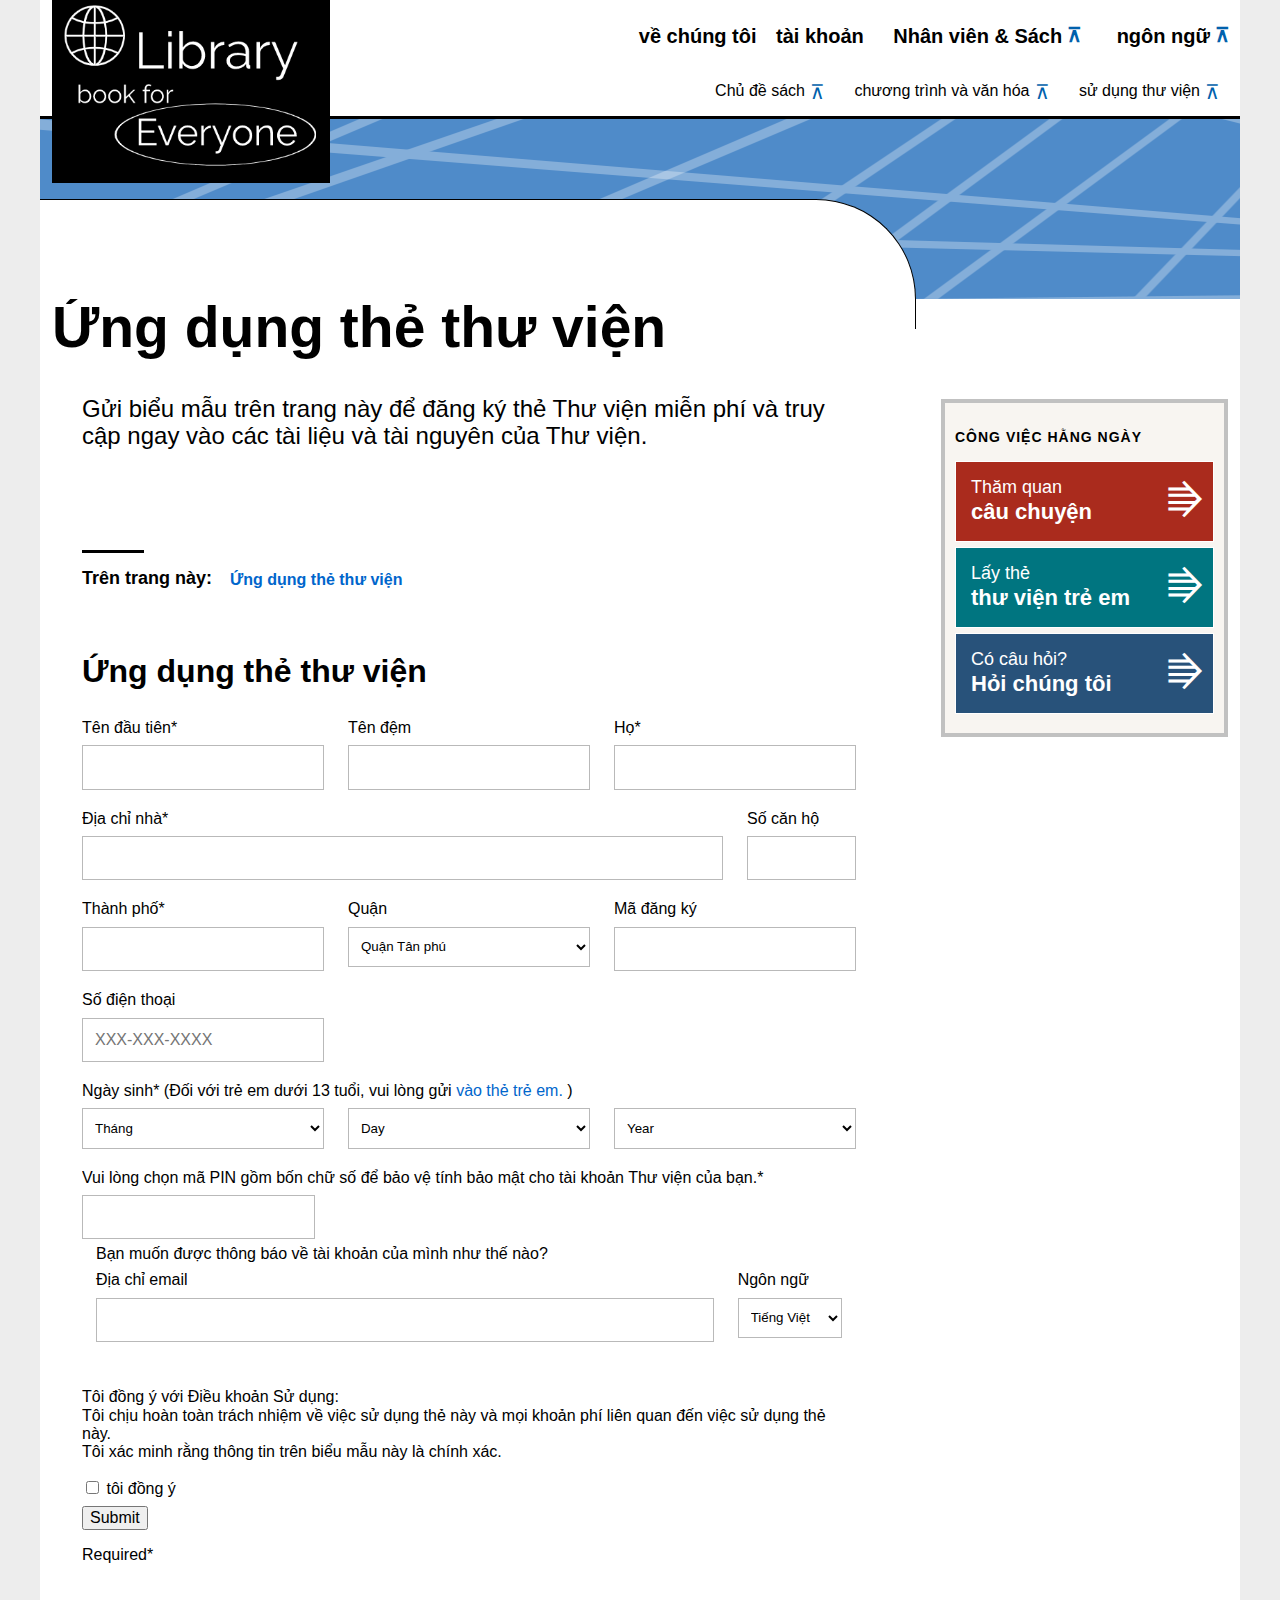
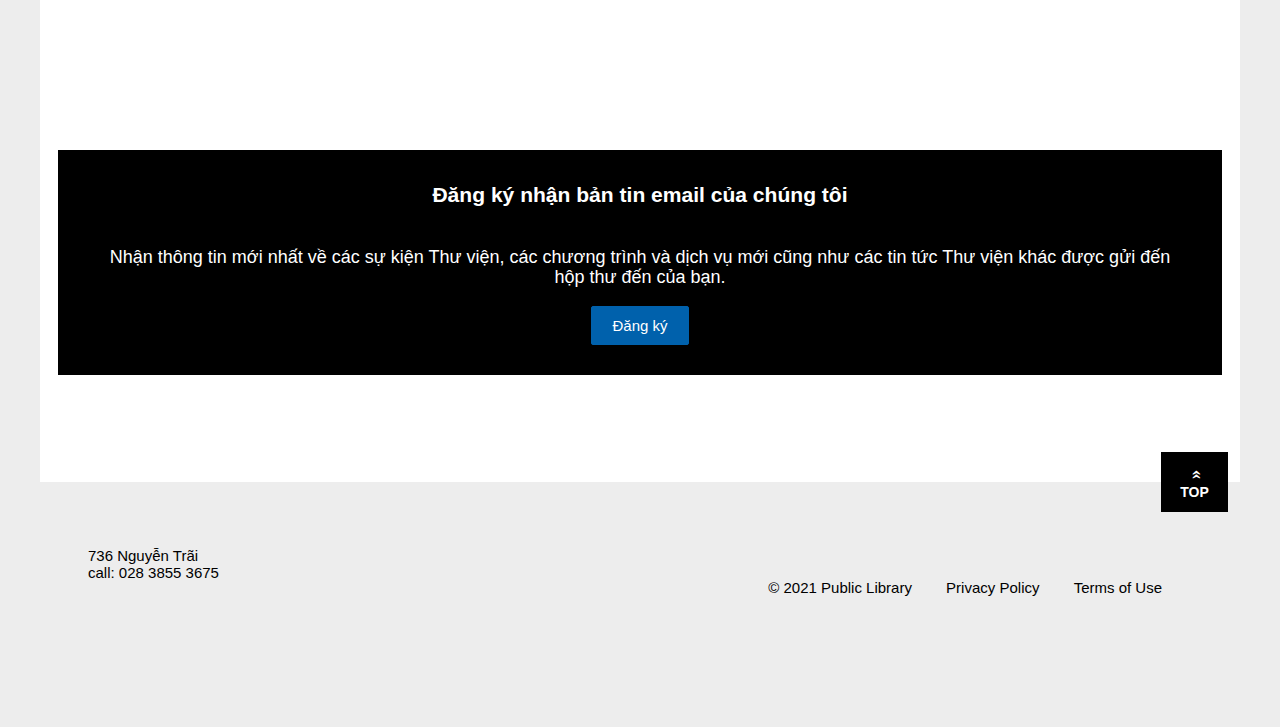
<file: web/libarry_card.html>
<!DOCTYPE html>
<!--
To change this license header, choose License Headers in Project Properties.
To change this template file, choose Tools | Templates
and open the template in the editor.
-->
<html>
    <head>
        <title>the thu vien</title>
        <meta charset="UTF-8">
        <meta name="viewport" content="width=device-width, initial-scale=1.0">
        <link rel="stylesheet" href="../css.1/thu_vien_2_css.css"/>
        <link rel="stylesheet" href="../css.1/one_for_all.css"/>
    </head>
    <body class="home "  onload="starting()">
        <div id="site-contain"></div>
        <header class="site-header">
            <div id="site-contain-header">
                <a class="logo" href="index.html">
                    <img src="../hinh.anh/thu_vien/logo_mark.png" alt=""/>
                    <img src="../hinh.anh/thu_vien/spl-stickylogo.png" alt="" class="slogo_mini"/>
                </a>
                <div id="site-nav" class="no-tab">
                    <nav class='site-nav__foruse'>
                        <ul class="foruse-nav">
                            <li class="foruse-nav_item"><a href="Contact_libarry.html">về chúng tôi</a></li>
                            <li class="foruse-nav_item"><a href="sign_in.html">tài khoản</a></li>
                            <li class="foruse-nav_item nav-parent">
                                <a href="#" class="aftera_arrow-unchange">Nhân viên &amp; Sách</a>
                                <div class="drop-holder nav-kid">
                                    <ul class="brach-nav">
                                        <li><a href="libarry_card.html">Tạo thẻ thư viện</a></li>
                                        <li><a href="libarry_card_kid.html">Tạo thẻ thư viện cho trẻ con</a></li>
                                        <li><a href="adult_libarry.html">Danh mục sự kiện</a></li>
                                        <li><a href="staff_top.html">Danh sách các loại sách nhân viên chọn</a></li>
                                        <li><a href="#void()">soemthing</a></li>
                                        <li><a href="#void()">soemthing</a></li>
                                        <li><a href="#void()">soemthing</a></li>
                                        <li><a href="#void()">soemthing</a></li>
                                        <li><a href="#void()">soemthing</a></li>
                                        <li><a href="#void()">soemthing</a></li>
                                        <li><a href="#void()">soemthing</a></li>
                                        <li><a href="#void()">soemthing</a></li>
                                    </ul>
                                </div>
                            </li>
                            <li class="foruse-nav_item nav-parent">
                                <a href="#" class="aftera_arrow-unchange">ngôn ngữ</a>
                                <div class="drop-holder nav-kid">
                                    <ul>
                                        <li><a href='#void()'>English - Let's do this</a></li>
                                        <li><a href='#void()'>日本 - これをやろう</a></li>
                                        <li><a href='#void()'>中国 - 我们开工吧</a></li>
                                        <li><a href='#void()'>ປະເທດລາວ - ໃຫ້ຂອງເຮັດສິ່ງນີ້</a></li>
                                    </ul>
                                    <hr>
                                    <ul>
                                        <li><a href='#void()'>View this site in English</a></li>
                                        <li><a href="#void()">日本でこのサイトを見る</a></li>
                                        <li><a href="#void()">在中国查看此网站</a></li>
                                        <li><a href="#void()">ເບິ່ງເວັບໄຊທ໌ນີ້ເປັນພາສາລາວ</a></li>
                                    </ul>
                                </div>
                            </li>
                        </ul>
                    </nav>
                    <nav class="site-nav_main">
                        <ul class="main-nav">
                            <li class="nav-parent nav-content">
                                <a href="#void()" class="aftera_arrow-unchange">Chủ đề sách</a>
                                <div class="nav-kid">
                                    <div class="drop-holder">
                                        <div class="drop-holder__content ">
                                            <p>Tìm kiếm thêm về các loại chủ đề của sách và nội dung của từng chủ đề.</p>
                                            <a href="#void()" class="button">tìm hiểu các chủ đề</a>
                                        </div>
                                        <div class="drop-holder__col drop-holder__nav">
                                            <ul>
                                                <li><a href="#void()">Tình cảm</a></li>
                                                <li><a href="#void()">Thám hiểm</a></li>
                                                <li><a href="#void()">Bí ẩn</a></li>
                                                <li><a href="#void()">Khoa học</a></li>
                                                <li><a href="#void()">Thiên nhiên</a></li>
                                                <li><a href="#void()">Xã hội</a></li>
                                                <li><a href="#void()">Đời sống</a></li>
                                                <li><a href="#void()">Đại dương</a></li>
                                            </ul>
                                        </div>
                                    </div>
                                </div>
                            </li>
                            <li class="nav-parent nav-content">
                                <a href="#void()" class="aftera_arrow-unchange">chương trình và văn hóa</a>
                                <div class="nav-kid">
                                    <div class="drop-holder">
                                        <div class="drop-holder__content">
                                            <p>Khám phá hàng loạt các chương trình và dịch vụ của chúng tôi,
                                                bao gồm tài nguyên, lớp học, sự kiện và các cuộc triển lãm đặc biệt.</p>
                                            <a href="#void()" class="button">Khám phá các Chương trình & Văn hóa</a>
                                        </div>
                                        <div class="drop-holder__col drop-holder__nav">
                                            <ul>
                                                <li><a href="adult_libarry.html">Trẻ em & Gia đình</a></li>
                                                <li><a href="adult_libarry.html">Thanh niên</a></li>
                                                <li><a href="adult_libarry.html">Nghệ thuật & Văn hóa</a></li>
                                                <li><a href="adult_libarry.html">trò chơi & Vui vẻ</a></li>
                                                <li><a href="adult_libarry.html">Học hỏi</a></li>
                                            </ul>
                                        </div>
                                    </div>
                                </div>
                            </li>
                            <li class="nav-parent nav-content">
                                <a href="#void()" class="aftera_arrow-unchange">sử dụng thư viện</a>
                                <div class="nav-kid">
                                    <div class="drop-holder">
                                        <div class="drop-holder__content ">
                                            <p>Bắt đầu với thẻ Thư viện và tìm hiểu cách quản lý tài khoản của bạn.</p>
                                            <a href="#void()" class="button">Khám phá cách sử dụng thư viện</a>
                                        </div>
                                        <div class="drop-holder__col drop-holder__nav">
                                            <ul>
                                                <li><a href="#void()">Về chúng tôi</a></li>
                                                <li><a href="Contact_libarry.html">Liên hệ chúng tôi</a></li>
                                                <li><a href="ask_libarry.html">Hỏi chúng tôi</a></li>
                                                <li><a href="#void()">Bắt đầu sử dụng</a></li>
                                                <li><a href="#void()">Quản lý tài khoản của bạn</a></li>
                                                <li><a href="#void()">Sử dụng trang web này</a></li>
                                            </ul>
                                        </div>
                                    </div>
                                </div>
                            </li>
                        </ul>
                    </nav>
                </div>
            </div>
        </header>
        <!-- START PAGE CONTENT -->
        <div class="head-space_img" >
            <div class="body-space_show">
                <p></p>
            </div>
        </div>
        <div class="hero-row">
            <div class="hero-row_headinfo">
                <div class="headinfo_head">
                    <h1>Ứng dụng thẻ thư viện</h1>
                    <div class="headinfo__padding">
                        <div>
                            <p>Gửi biểu mẫu trên trang này để đăng ký thẻ Thư viện miễn phí và truy cập ngay vào các tài liệu và tài nguyên của Thư viện.</p>
                        </div>
                        <nav>
                            <p>Trên trang này:</p>
                            <ul class="jump-to-nav__list">
                                <li><a href="#wannacard">Ứng dụng thẻ thư viện</a></li>
                            </ul>
                        </nav>
                    </div>
                </div>
                <section class="site-content">
                    <div class="site-content_head head-start">
                        <h3 id="wannacard">Ứng dụng thẻ thư viện</h3>
                    </div>
                    <!--form make used in created library card-->
                    <div class="flex_box">
                        <form>
                            <div class="row">
                                <div class="left">
                                    <label>Tên đầu tiên*</label>
                                    <input type="text"/>
                                </div>
                                <div class="middle">
                                    <label>Tên đệm</label>
                                    <input type="text"/>
                                </div>
                                <div class="right">
                                    <label>Họ*</label>
                                    <input type="text"/>
                                </div>
                            </div>
                            <div class="row">
                                <div class="left middle">
                                    <label>Địa chỉ nhà*</label>
                                    <input type="text"/>
                                </div>
                                <div class="right_short">
                                    <label>Số căn hộ</label>
                                    <input type="text"/>
                                </div>
                            </div>
                            <div class="row">
                                <div class="left">
                                    <label>Thành phố*</label>
                                    <input type="text"/>
                                </div>
                                <div class="middle">
                                    <label>Quận</label>
                                    <select>
                                        <option>Quận 1</option>
                                        <option>Quận 2</option>
                                        <option>Quận 3</option>
                                        <option>Quận 5</option>
                                        <option>Quận 6</option>
                                        <option>Quận 7</option>
                                        <option>Quận 8</option>
                                        <option selected="selected">Quận Tân phú</option>
                                        <option>Quận Bình thánh</option>
                                    </select>
                                </div>
                                <div class="right">
                                    <label>Mã đăng ký</label>
                                    <input type="text"/>
                                </div>
                            </div>
                            <div class="row">
                                <div class="left">
                                    <label>Số điện thoại</label>
                                    <input type="text" placeholder="XXX-XXX-XXXX"/>
                                </div>
                            </div>
                            <div>
                                <label>Ngày sinh*
                                    (Đối với trẻ em dưới 13 tuổi, vui lòng gửi 
                                    <a href="libarry_card_kid.html">vào thẻ trẻ em.</a>
                                    )
                                </label>
                                <div class="row">
                                    <div class="left">
                                        <select>
                                            <option value="" disabled="disabled" selected="selected">Tháng</option>
                                            <option value="01">1</option>
                                            <option value="02">2</option>
                                            <option value="03">3</option>
                                            <option value="04">4</option>
                                            <option value="05">5</option>
                                            <option value="06">6</option>
                                            <option value="07">7</option>
                                            <option value="08">8</option>
                                            <option value="09">9</option>
                                            <option value="10">10</option>
                                            <option value="11">11</option>
                                            <option value="12">12</option>
                                        </select>
                                    </div>
                                    <div class="middle">
                                        <select>
                                            <option value="" disabled="disabled" selected="selected">Day</option>
                                            <option value="01">01</option>
                                            <option value="02">02</option>
                                            <option value="03">03</option>
                                            <option value="04">04</option>
                                            <option value="05">05</option>
                                            <option value="06">06</option>
                                            <option value="07">07</option>
                                            <option value="08">08</option>
                                            <option value="09">09</option>
                                            <option value="10">10</option>
                                            <option value="11">11</option>
                                            <option value="12">12</option>
                                            <option value="13">13</option>
                                            <option value="14">14</option>
                                            <option value="15">15</option>
                                            <option value="16">16</option>
                                            <option value="17">17</option>
                                            <option value="18">18</option>
                                            <option value="19">19</option>
                                            <option value="20">20</option>
                                            <option value="21">21</option>
                                            <option value="22">22</option>
                                            <option value="23">23</option>
                                            <option value="24">24</option>
                                            <option value="25">25</option>
                                            <option value="26">26</option>
                                            <option value="27">27</option>
                                            <option value="28">28</option>
                                            <option value="29">29</option>
                                            <option value="30">30</option>
                                            <option value="31">31</option> 
                                        </select>
                                    </div>
                                    <div class="right">
                                        <select>
                                            <option value="" disabled="disabled" selected="selected" hidden="">Year</option>
                                            <option value="2008">2008</option>
                                            <option value="2007">2007</option>
                                            <option value="2006">2006</option>
                                            <option value="2005">2005</option>
                                            <option value="2004">2004</option>
                                            <option value="2003">2003</option>
                                            <option value="2002">2002</option>
                                            <option value="2001">2001</option>
                                            <option value="2000">2000</option>
                                            <option value="1999">1999</option>
                                            <option value="1998">1998</option>
                                            <option value="1997">1997</option>
                                            <option value="1996">1996</option>
                                            <option value="1995">1995</option>
                                            <option value="1994">1994</option>
                                            <option value="1993">1993</option>
                                            <option value="1992">1992</option>
                                            <option value="1991">1991</option>
                                            <option value="1990">1990</option>
                                        </select>
                                    </div>
                                </div>
                            </div>
                            <div>
                                <label>Vui lòng chọn mã PIN gồm bốn chữ số để bảo vệ tính bảo mật cho tài khoản Thư viện của bạn.*</label>
                                <div>
                                    <input type="password" maxlength="4" placeholder="" style="padding: 12px 12px;"/>
                                </div>
                            </div>
                            <fieldset>
                                <div>
                                    <label for="How do you want to be notified about your account?">Bạn muốn được thông báo về tài khoản của mình như thế nào? </label>
                                    <div class="row">
                                        <div class="left middle">
                                            <label>Địa chỉ email</label>
                                            <input type="text"/>
                                        </div>
                                        <div class="right_short">
                                            <label>Ngôn ngữ</label>
                                            <select>
                                                <option>English</option>
                                                <option selected="selected">Tiếng Việt</option>
                                                <option>中文</option>
                                                <option>Soomaali</option>
                                            </select>
                                        </div>
                                    </div>
                                </div>
                            </fieldset>
                            <div>
                                <p> Tôi đồng ý với Điều khoản Sử dụng: <br>
                                    Tôi chịu hoàn toàn trách nhiệm về việc sử dụng thẻ này và mọi khoản phí liên quan đến việc sử dụng thẻ này. <br>
                                    Tôi xác minh rằng thông tin trên biểu mẫu này là chính xác.
                                </p>
                                <input type="checkbox"/>
                                <label>tôi đồng ý</label>
                            </div>
                            <div>
                                <input type="submit" value="Submit"/><p>Required*</p>
                            </div>
                        </form>
                    </div>
                </section>
            </div>
            <div class="hero-row_cell small-size">
                <div class="siderbar">
                    <div class="hero-nav ">
                        <div class="content_section">
                            <h2>Công việc hằng ngày</h2>
                            <div class="content_section-send" id="theem-pupler_red">
                                <a href="#"><span>Thăm quan</span> 
                                    câu chuyện</a>
                            </div>
                            <div class="content_section-send" id="theem-blue_green">
                                <a href="libarry_card_kid.html"><span>Lấy thẻ</span>
                                    thư viện trẻ em</a>
                            </div>
                            <div class="content_section-send" id="theem-blue_grey">
                                <a href="ask_libarry.html"><span>Có câu hỏi?</span>
                                    Hỏi chúng tôi</a>
                            </div>
                        </div>
                    </div>
                </div>
            </div>
            <div class="hero-row">
                <section class="site-content">
                    <div class="show-case" id="theme-black">
                        <h3>Đăng ký nhận bản tin email của chúng tôi</h3>
                        <p>Nhận thông tin mới nhất về các sự kiện Thư viện,
                            các chương trình và dịch vụ mới cũng như các tin tức Thư viện khác được gửi đến hộp thư đến của bạn.</p>
                        <a href="#" class="button">Đăng ký</a>
                    </div>
                </section>
            </div>
        </div>
        <!--content body-->
        <footer class="site-footer">
            <div class="site-footer_container">
                <a href="#site-contain" class="fooer_container_back-to-top">
                    Top
                </a>
                <div>
                    <p>
                        736 Nguyễn Trãi<br>
                        call: 028 3855 3675
                    </p>
                    <ul>
                        <li>© 2021 Public Library</li>
                        <li>Privacy Policy</li>
                        <li>Terms of Use</li>
                    </ul>
                </div>
            </div>
        </footer>
        <script src="../javascript/js_store.js"></script>
    </body>
</html>
</file>
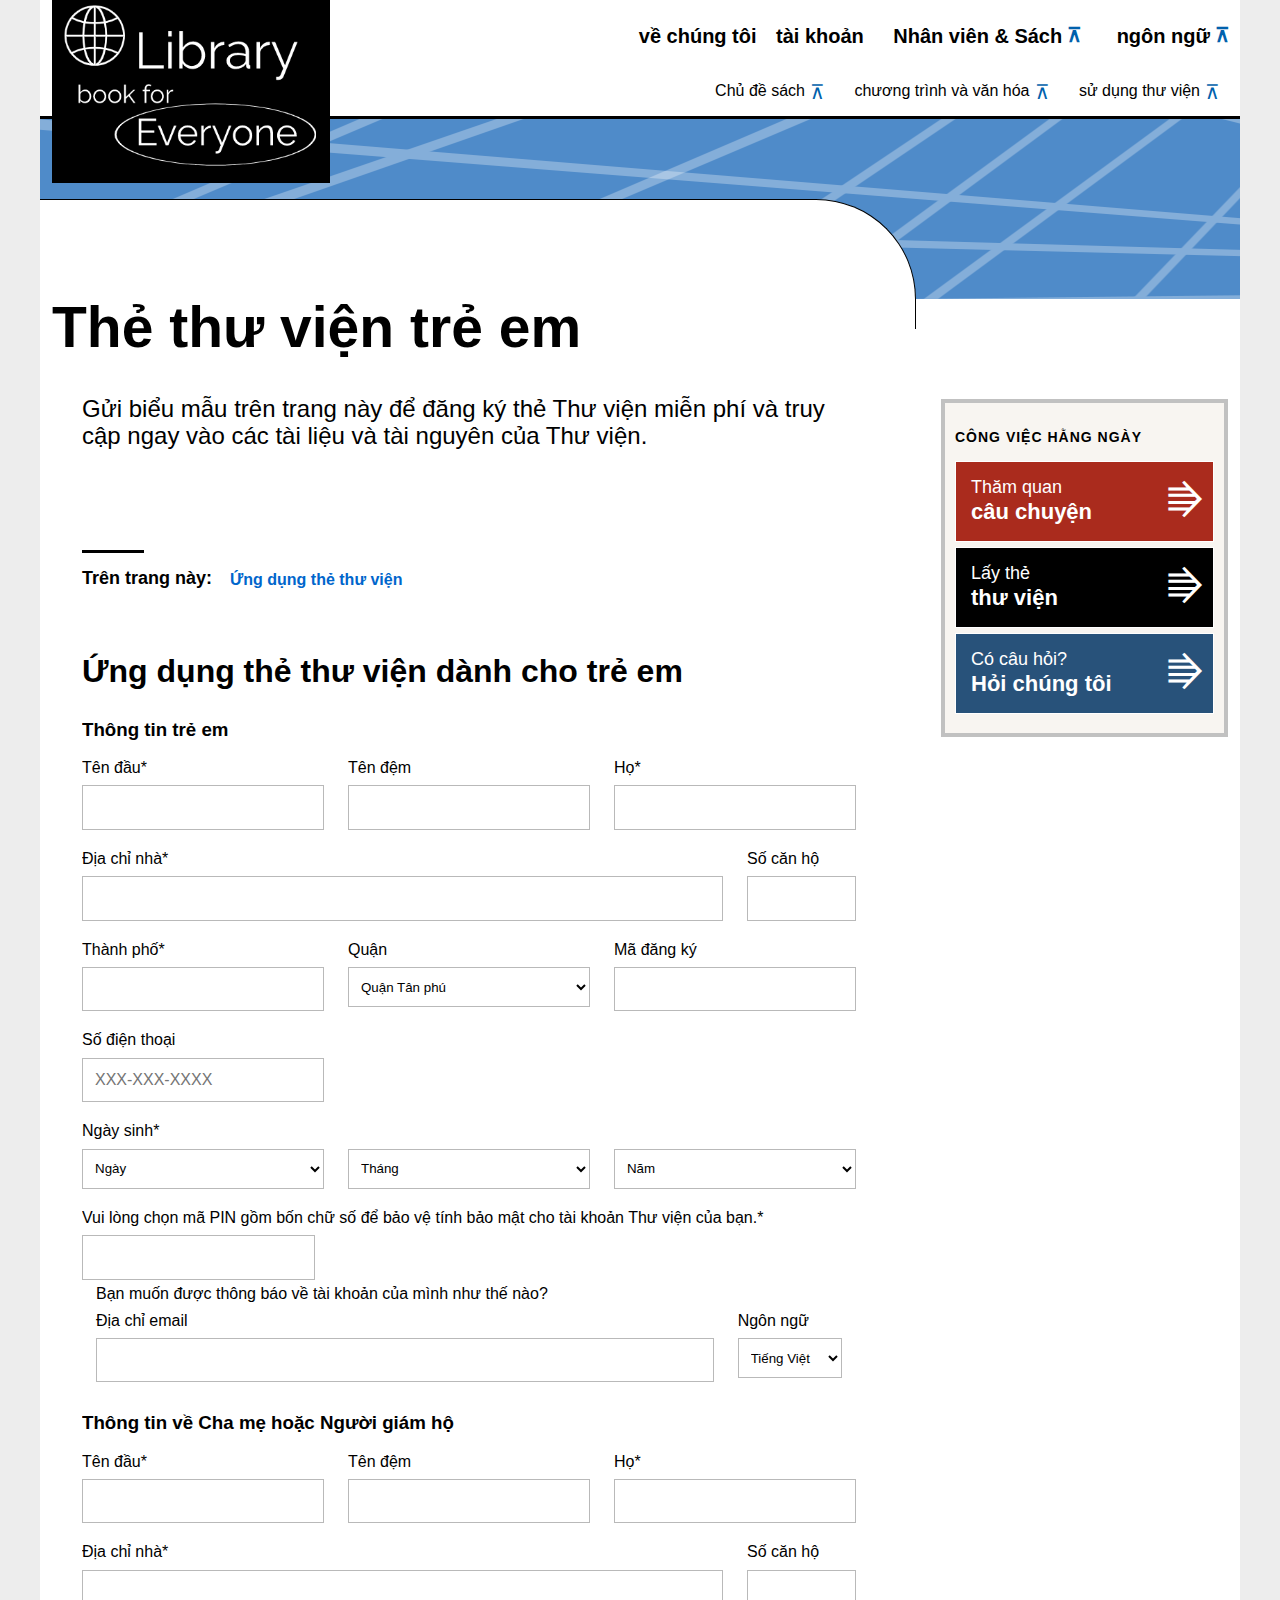
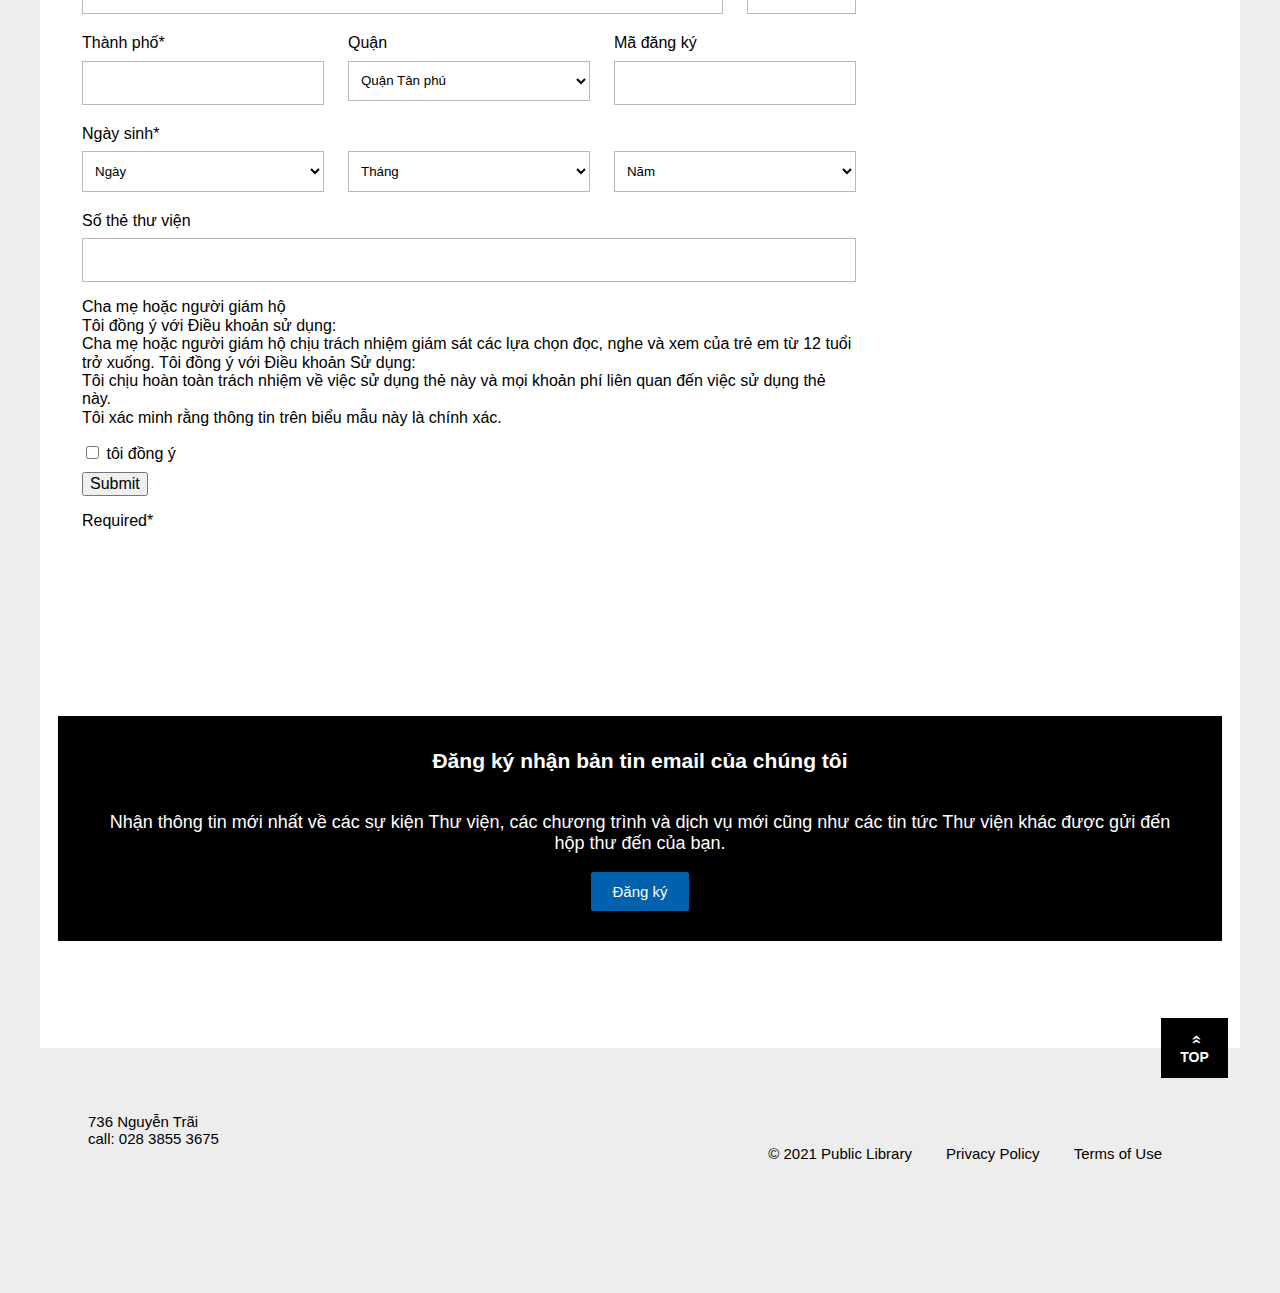
<file: web/libarry_card_kid.html>
<!DOCTYPE html>
<!--
To change this license header, choose License Headers in Project Properties.
To change this template file, choose Tools | Templates
and open the template in the editor.
-->
<html>
    <head>
        <title>the_tre em</title>
        <meta charset="UTF-8">
        <meta name="viewport" content="width=device-width, initial-scale=1.0">
        <link rel="stylesheet" href="../css.1/thu_vien_2_css.css" type="text/css"/>
        <link rel="stylesheet" href="../css.1/one_for_all.css" type="text/css"/>
    </head>
    <body class="home "  onload="starting()">
        <div id="site-contain"></div>
        <header class="site-header">
            <div id="site-contain-header">
                <a class="logo" href="index.html">
                    <img src="../hinh.anh/thu_vien/logo_mark.png" alt=""/>
                    <img src="../hinh.anh/thu_vien/spl-stickylogo.png" alt="" class="slogo_mini"/>
                </a>
                <div id="site-nav" class="no-tab">
                    <nav class='site-nav__foruse'>
                        <ul class="foruse-nav">
                            <li class="foruse-nav_item"><a href="Contact_libarry.html">về chúng tôi</a></li>
                            <li class="foruse-nav_item"><a href="sign_in.html">tài khoản</a></li>
                            <li class="foruse-nav_item nav-parent">
                                <a href="#" class="aftera_arrow-unchange">Nhân viên &amp; Sách</a>
                                <div class="drop-holder nav-kid">
                                    <ul class="brach-nav">
                                        <li><a href="libarry_card.html">Tạo thẻ thư viện</a></li>
                                        <li><a href="libarry_card_kid.html">Tạo thẻ thư viện cho trẻ con</a></li>
                                        <li><a href="adult_libarry.html">Danh mục sự kiện</a></li>
                                        <li><a href="staff_top.html">Danh sách các loại sách nhân viên chọn</a></li>
                                        <li><a href="#void()">soemthing</a></li>
                                        <li><a href="#void()">soemthing</a></li>
                                        <li><a href="#void()">soemthing</a></li>
                                        <li><a href="#void()">soemthing</a></li>
                                        <li><a href="#void()">soemthing</a></li>
                                        <li><a href="#void()">soemthing</a></li>
                                        <li><a href="#void()">soemthing</a></li>
                                        <li><a href="#void()">soemthing</a></li>
                                    </ul>
                                </div>
                            </li>
                            <li class="foruse-nav_item nav-parent">
                                <a href="#" class="aftera_arrow-unchange">ngôn ngữ</a>
                                <div class="drop-holder nav-kid">
                                    <ul>
                                        <li><a href='#void()'>English - Let's do this</a></li>
                                        <li><a href='#void()'>日本 - これをやろう</a></li>
                                        <li><a href='#void()'>中国 - 我们开工吧</a></li>
                                        <li><a href='#void()'>ປະເທດລາວ - ໃຫ້ຂອງເຮັດສິ່ງນີ້</a></li>
                                    </ul>
                                    <hr>
                                    <ul>
                                        <li><a href='#void()'>View this site in English</a></li>
                                        <li><a href="#void()">日本でこのサイトを見る</a></li>
                                        <li><a href="#void()">在中国查看此网站</a></li>
                                        <li><a href="#void()">ເບິ່ງເວັບໄຊທ໌ນີ້ເປັນພາສາລາວ</a></li>
                                    </ul>
                                </div>
                            </li>
                        </ul>
                    </nav>
                    <nav class="site-nav_main">
                        <ul class="main-nav">
                            <li class="nav-parent nav-content">
                                <a href="#void()" class="aftera_arrow-unchange">Chủ đề sách</a>
                                <div class="nav-kid">
                                    <div class="drop-holder">
                                        <div class="drop-holder__content ">
                                            <p>Tìm kiếm thêm về các loại chủ đề của sách và nội dung của từng chủ đề.</p>
                                            <a href="#void()" class="button">tìm hiểu các chủ đề</a>
                                        </div>
                                        <div class="drop-holder__col drop-holder__nav">
                                            <ul>
                                                <li><a href="#void()">Tình cảm</a></li>
                                                <li><a href="#void()">Thám hiểm</a></li>
                                                <li><a href="#void()">Bí ẩn</a></li>
                                                <li><a href="#void()">Khoa học</a></li>
                                                <li><a href="#void()">Thiên nhiên</a></li>
                                                <li><a href="#void()">Xã hội</a></li>
                                                <li><a href="#void()">Đời sống</a></li>
                                                <li><a href="#void()">Đại dương</a></li>
                                            </ul>
                                        </div>
                                    </div>
                                </div>
                            </li>
                            <li class="nav-parent nav-content">
                                <a href="#void()" class="aftera_arrow-unchange">chương trình và văn hóa</a>
                                <div class="nav-kid">
                                    <div class="drop-holder">
                                        <div class="drop-holder__content">
                                            <p>Khám phá hàng loạt các chương trình và dịch vụ của chúng tôi,
                                                bao gồm tài nguyên, lớp học, sự kiện và các cuộc triển lãm đặc biệt.</p>
                                            <a href="#void()" class="button">Khám phá các Chương trình & Văn hóa</a>
                                        </div>
                                        <div class="drop-holder__col drop-holder__nav">
                                            <ul>
                                                <li><a href="adult_libarry.html">Trẻ em & Gia đình</a></li>
                                                <li><a href="adult_libarry.html">Thanh niên</a></li>
                                                <li><a href="adult_libarry.html">Nghệ thuật & Văn hóa</a></li>
                                                <li><a href="adult_libarry.html">trò chơi & Vui vẻ</a></li>
                                                <li><a href="adult_libarry.html">Học hỏi</a></li>
                                            </ul>
                                        </div>
                                    </div>
                                </div>
                            </li>
                            <li class="nav-parent nav-content">
                                <a href="#void()" class="aftera_arrow-unchange">sử dụng thư viện</a>
                                <div class="nav-kid">
                                    <div class="drop-holder">
                                        <div class="drop-holder__content ">
                                            <p>Bắt đầu với thẻ Thư viện và tìm hiểu cách quản lý tài khoản của bạn.</p>
                                            <a href="#void()" class="button">Khám phá cách sử dụng thư viện</a>
                                        </div>
                                        <div class="drop-holder__col drop-holder__nav">
                                            <ul>
                                                <li><a href="#void()">Về chúng tôi</a></li>
                                                <li><a href="Contact_libarry.html">Liên hệ chúng tôi</a></li>
                                                <li><a href="ask_libarry.html">Hỏi chúng tôi</a></li>
                                                <li><a href="#void()">Bắt đầu sử dụng</a></li>
                                                <li><a href="#void()">Quản lý tài khoản của bạn</a></li>
                                                <li><a href="#void()">Sử dụng trang web này</a></li>
                                            </ul>
                                        </div>
                                    </div>
                                </div>
                            </li>
                        </ul>
                    </nav>
                </div>
            </div>
        </header>
        <!-- START PAGE CONTENT -->
        <div class="head-space_img" >
            <div class="body-space_show">
                <p></p>
            </div>
        </div>
        <div class="hero-row">
            <div class="hero-row_headinfo">
                <div class="headinfo_head">
                    <h1>Thẻ thư viện trẻ em</h1>
                    <div class="headinfo__padding">
                        <div>
                            <p>Gửi biểu mẫu trên trang này để đăng ký thẻ Thư viện miễn phí và truy cập ngay vào các tài liệu và tài nguyên của Thư viện.</p>
                        </div>
                        <nav>
                            <p>Trên trang này:</p>
                            <ul class="jump-to-nav__list">
                                <li><a href="#wannacard">Ứng dụng thẻ thư viện</a></li>
                            </ul>
                        </nav>
                    </div>
                </div>
                <section class="site-content">
                    <div class="site-content_head head-start">
                        <h3 id="wannacard">Ứng dụng thẻ thư viện dành cho trẻ em</h3>
                    </div>
                    <!--form make used in created library card-->
                    <div class="flex_box">
                        <h3>Thông tin trẻ em</h3>
                        <form>
                            <div class="row">
                                <div class="left">
                                    <label>Tên đầu*</label>
                                    <input type="text"/>
                                </div>
                                <div class="middle">
                                    <label>Tên đệm</label>
                                    <input type="text"/>
                                </div>
                                <div class="right">
                                    <label>Họ*</label>
                                    <input type="text"/>
                                </div>
                            </div>
                            <div class="row">
                                <div class="left middle">
                                    <label>Địa chỉ nhà*</label>
                                    <input type="text"/>
                                </div>
                                <div class="right_short">
                                    <label>Số căn hộ</label>
                                    <input type="text"/>
                                </div>
                            </div>
                            <div class="row">
                                <div class="left">
                                    <label>Thành phố*</label>
                                    <input type="text"/>
                                </div>
                                <div class="middle">
                                    <label>Quận</label>
                                    <select>
                                        <option>Quận 1</option>
                                        <option>Quận 2</option>
                                        <option>Quận 3</option>
                                        <option>Quận 5</option>
                                        <option>Quận 6</option>
                                        <option>Quận 7</option>
                                        <option>Quận 8</option>
                                        <option selected="selected">Quận Tân phú</option>
                                        <option>Quận Bình thánh</option>
                                    </select>
                                </div>
                                <div class="right">
                                    <label>Mã đăng ký</label>
                                    <input type="text"/>
                                </div>
                            </div>
                            <div class="row">
                                <div class="left">
                                    <label>Số điện thoại</label>
                                    <input type="text" placeholder="XXX-XXX-XXXX"/>
                                </div>
                            </div>
                            <div>
                                <label>Ngày sinh*</label>
                                <div class="row">
                                    <div class="left">
                                        <select>
                                            <option value="" disabled="disabled" selected="selected">Ngày</option>
                                            <option value="01">01</option>
                                            <option value="02">02</option>
                                            <option value="01">03</option>
                                            <option value="02">04</option>
                                            <option value="01">05</option>
                                            <option value="02">06</option>
                                            <option value="01">07</option>
                                            <option value="02">08</option>
                                            <option value="01">09</option>
                                            <option value="02">10</option>
                                            <option value="02">11</option>
                                            <option value="02">12</option>
                                            <option value="02">13</option>
                                            <option value="02">14</option>
                                            <option value="02">15</option>
                                            <option value="02">16</option>
                                            <option value="02">17</option>
                                            <option value="02">18</option>
                                            <option value="02">19</option>
                                            <option value="20">20</option>
                                            <option value="21">21</option>
                                            <option value="22">22</option>
                                            <option value="23">23</option>
                                            <option value="24">24</option>
                                            <option value="25">25</option>
                                            <option value="26">26</option>
                                            <option value="27">27</option>
                                            <option value="28">28</option>
                                            <option value="29">29</option>
                                            <option value="30">30</option>
                                            <option value="31">31</option> 
                                        </select>
                                    </div>
                                    <div class="middle">
                                        <select>
                                            <option value="" disabled="disabled" selected="selected">Tháng</option>
                                            <option value="01">1</option>
                                            <option value="02">2</option>
                                            <option value="03">3</option>
                                            <option value="04">4</option>
                                            <option value="05">5</option>
                                            <option value="06">6</option>
                                            <option value="07">7</option>
                                            <option value="08">8</option>
                                            <option value="09">9</option>
                                            <option value="10">10</option>
                                            <option value="11">11</option>
                                            <option value="12">12</option>
                                        </select>
                                    </div>
                                    <div class="right">
                                        <select>
                                            <option value="" disabled="disabled" selected="selected" hidden="">Năm</option>
                                            <option value="2008">2008</option>
                                            <option value="2007">2007</option>
                                            <option value="2006">2006</option>
                                            <option value="2005">2005</option>
                                            <option value="2004">2004</option>
                                            <option value="2003">2003</option>
                                            <option value="2002">2002</option>
                                            <option value="2001">2001</option>
                                            <option value="2000">2000</option>
                                            <option value="1999">1999</option>
                                            <option value="1998">1998</option>
                                            <option value="1997">1997</option>
                                            <option value="1996">1996</option>
                                            <option value="1995">1995</option>
                                            <option value="1994">1994</option>
                                            <option value="1993">1993</option>
                                            <option value="1992">1992</option>
                                            <option value="1991">1991</option>
                                            <option value="1990">1990</option>
                                        </select>
                                    </div>
                                </div>
                            </div>
                            <div>
                                <label>Vui lòng chọn mã PIN gồm bốn chữ số để bảo vệ tính bảo mật cho tài khoản Thư viện của bạn.*</label>
                                <div>
                                    <input type="password" maxlength="4" placeholder="" style="padding: 12px 12px;"/>
                                </div>
                            </div>
                            <fieldset>
                                <div>
                                    <label>Bạn muốn được thông báo về tài khoản của mình như thế nào? </label>
                                    <div class="row">
                                        <div class="left middle">
                                            <label>Địa chỉ email</label>
                                            <input type="text"/>
                                        </div>
                                        <div class="right_short">
                                            <label>Ngôn ngữ</label>
                                            <select>
                                                <option>English</option>
                                                <option selected="selected">Tiếng Việt</option>
                                                <option>中文</option>
                                                <option>Soomaali</option>
                                            </select>
                                        </div>
                                    </div>
                                </div>
                            </fieldset>
                            <h3>Thông tin về Cha mẹ hoặc Người giám hộ</h3>
                            <div class="row">
                                <div class="left">
                                    <label>Tên đầu*</label>
                                    <input type="text"/>
                                </div>
                                <div class="middle">
                                    <label>Tên đệm</label>
                                    <input type="text"/>
                                </div>
                                <div class="right">
                                    <label>Họ*</label>
                                    <input type="text"/>
                                </div>
                            </div>
                            <div class="row">
                                <div class="left middle">
                                    <label>Địa chỉ nhà*</label>
                                    <input type="text"/>
                                </div>
                                <div class="right_short">
                                    <label>Số căn hộ</label>
                                    <input type="text"/>
                                </div>
                            </div>
                            <div class="row">
                                <div class="left">
                                    <label>Thành phố*</label>
                                    <input type="text"/>
                                </div>
                                <div class="middle">
                                    <label>Quận</label>
                                    <select>
                                        <option>Quận 1</option>
                                        <option>Quận 2</option>
                                        <option>Quận 3</option>
                                        <option>Quận 5</option>
                                        <option>Quận 6</option>
                                        <option>Quận 7</option>
                                        <option>Quận 8</option>
                                        <option selected="selected">Quận Tân phú</option>
                                        <option>Quận Bình thánh</option>
                                    </select>
                                </div>
                                <div class="right">
                                    <label>Mã đăng ký</label>
                                    <input type="text"/>
                                </div>
                            </div>
                            <div>
                                <label>Ngày sinh*</label>
                                <div class="row">
                                    <div class="left">
                                        <select>
                                            <option value="" disabled="disabled" selected="selected">Ngày</option>
                                            <option value="01">01</option>
                                            <option value="02">02</option>
                                            <option value="01">03</option>
                                            <option value="02">04</option>
                                            <option value="01">05</option>
                                            <option value="02">06</option>
                                            <option value="01">07</option>
                                            <option value="02">08</option>
                                            <option value="01">09</option>
                                            <option value="02">10</option>
                                            <option value="02">11</option>
                                            <option value="02">12</option>
                                            <option value="02">13</option>
                                            <option value="02">14</option>
                                            <option value="02">15</option>
                                            <option value="02">16</option>
                                            <option value="02">17</option>
                                            <option value="02">18</option>
                                            <option value="02">19</option>
                                            <option value="20">20</option>
                                            <option value="21">21</option>
                                            <option value="22">22</option>
                                            <option value="23">23</option>
                                            <option value="24">24</option>
                                            <option value="25">25</option>
                                            <option value="26">26</option>
                                            <option value="27">27</option>
                                            <option value="28">28</option>
                                            <option value="29">29</option>
                                            <option value="30">30</option>
                                            <option value="31">31</option> 
                                        </select>
                                    </div>
                                    <div class="middle">
                                        <select>
                                            <option value="" disabled="disabled" selected="selected">Tháng</option>
                                            <option value="01">1</option>
                                            <option value="02">2</option>
                                            <option value="03">3</option>
                                            <option value="04">4</option>
                                            <option value="05">5</option>
                                            <option value="06">6</option>
                                            <option value="07">7</option>
                                            <option value="08">8</option>
                                            <option value="09">9</option>
                                            <option value="10">10</option>
                                            <option value="11">11</option>
                                            <option value="12">12</option>
                                        </select>
                                    </div>
                                    <div class="right">
                                        <select>
                                            <option value="" disabled="disabled" selected="selected" hidden="">Năm</option>
                                            <option value="2008">2008</option>
                                            <option value="2007">2007</option>
                                            <option value="2006">2006</option>
                                            <option value="2005">2005</option>
                                            <option value="2004">2004</option>
                                            <option value="2003">2003</option>
                                            <option value="2002">2002</option>
                                            <option value="2001">2001</option>
                                            <option value="2000">2000</option>
                                            <option value="1999">1999</option>
                                            <option value="1998">1998</option>
                                            <option value="1997">1997</option>
                                            <option value="1996">1996</option>
                                            <option value="1995">1995</option>
                                            <option value="1994">1994</option>
                                            <option value="1993">1993</option>
                                            <option value="1992">1992</option>
                                            <option value="1991">1991</option>
                                            <option value="1990">1990</option>
                                        </select>
                                    </div>
                                </div>
                            </div>
                            <div>
                                <label>Số thẻ thư viện</label>
                                <div>
                                    <input type="text"/>
                                </div>
                            </div>
                            <div>
                                <p> Cha mẹ hoặc người giám hộ <br>
                                    Tôi đồng ý với Điều khoản sử dụng: <br>
                                    Cha mẹ hoặc người giám hộ chịu trách nhiệm giám sát các lựa chọn đọc, nghe và xem của trẻ em từ 12 tuổi trở xuống.
                                    Tôi đồng ý với Điều khoản Sử dụng: <br>
                                    Tôi chịu hoàn toàn trách nhiệm về việc sử dụng thẻ này và mọi khoản phí liên quan đến việc sử dụng thẻ này. <br>
                                    Tôi xác minh rằng thông tin trên biểu mẫu này là chính xác.
                                </p>
                                <input type="checkbox"/>
                                <label>tôi đồng ý</label>
                            </div>
                            <div>
                                <input type="submit" value="Submit"/><p>Required*</p>
                            </div>
                        </form>
                    </div>
                </section>
            </div>
            <div class="hero-row_cell small-size">
                <div class="siderbar">
                    <div class="hero-nav ">
                        <div class="content_section">
                            <h2>Công việc hằng ngày</h2>
                            <div class="content_section-send" id="theem-pupler_red">
                                <a href="staff_top.html"><span>Thăm quan</span> 
                                    câu chuyện</a>
                            </div>
                            <div class="content_section-send" id="theem-black">
                                <a href="libarry_card.html"><span>Lấy thẻ</span>
                                    thư viện</a>
                            </div>
                            <div class="content_section-send" id="theem-blue_grey">
                                <a href="ask_libarry.html"><span>Có câu hỏi?</span>
                                    Hỏi chúng tôi</a>
                            </div>
                        </div>
                    </div>
                </div>
            </div>
            <div class="hero-row">
                <section class="site-content">
                    <div class="show-case" id="theme-black">
                        <h3>Đăng ký nhận bản tin email của chúng tôi</h3>
                        <p>Nhận thông tin mới nhất về các sự kiện Thư viện,
                            các chương trình và dịch vụ mới cũng như các tin tức Thư viện khác được gửi đến hộp thư đến của bạn.</p>
                        <a href="#void()" class="button">Đăng ký</a>
                    </div>
                </section>
            </div>
        </div>
        <!--end content body-->
        <footer class="site-footer">
            <div class="site-footer_container">
                <a href="#site-contain" class="fooer_container_back-to-top">
                    Top
                </a>
                <div>
                    <p>
                        736 Nguyễn Trãi<br>
                        call: 028 3855 3675
                    </p>
                    <ul>
                        <li>© 2021 Public Library</li>
                        <li>Privacy Policy</li>
                        <li>Terms of Use</li>
                    </ul>
                </div>
            </div>
        </footer>
        <script src="../javascript/js_store.js"></script>
    </body>
</html>
</file>
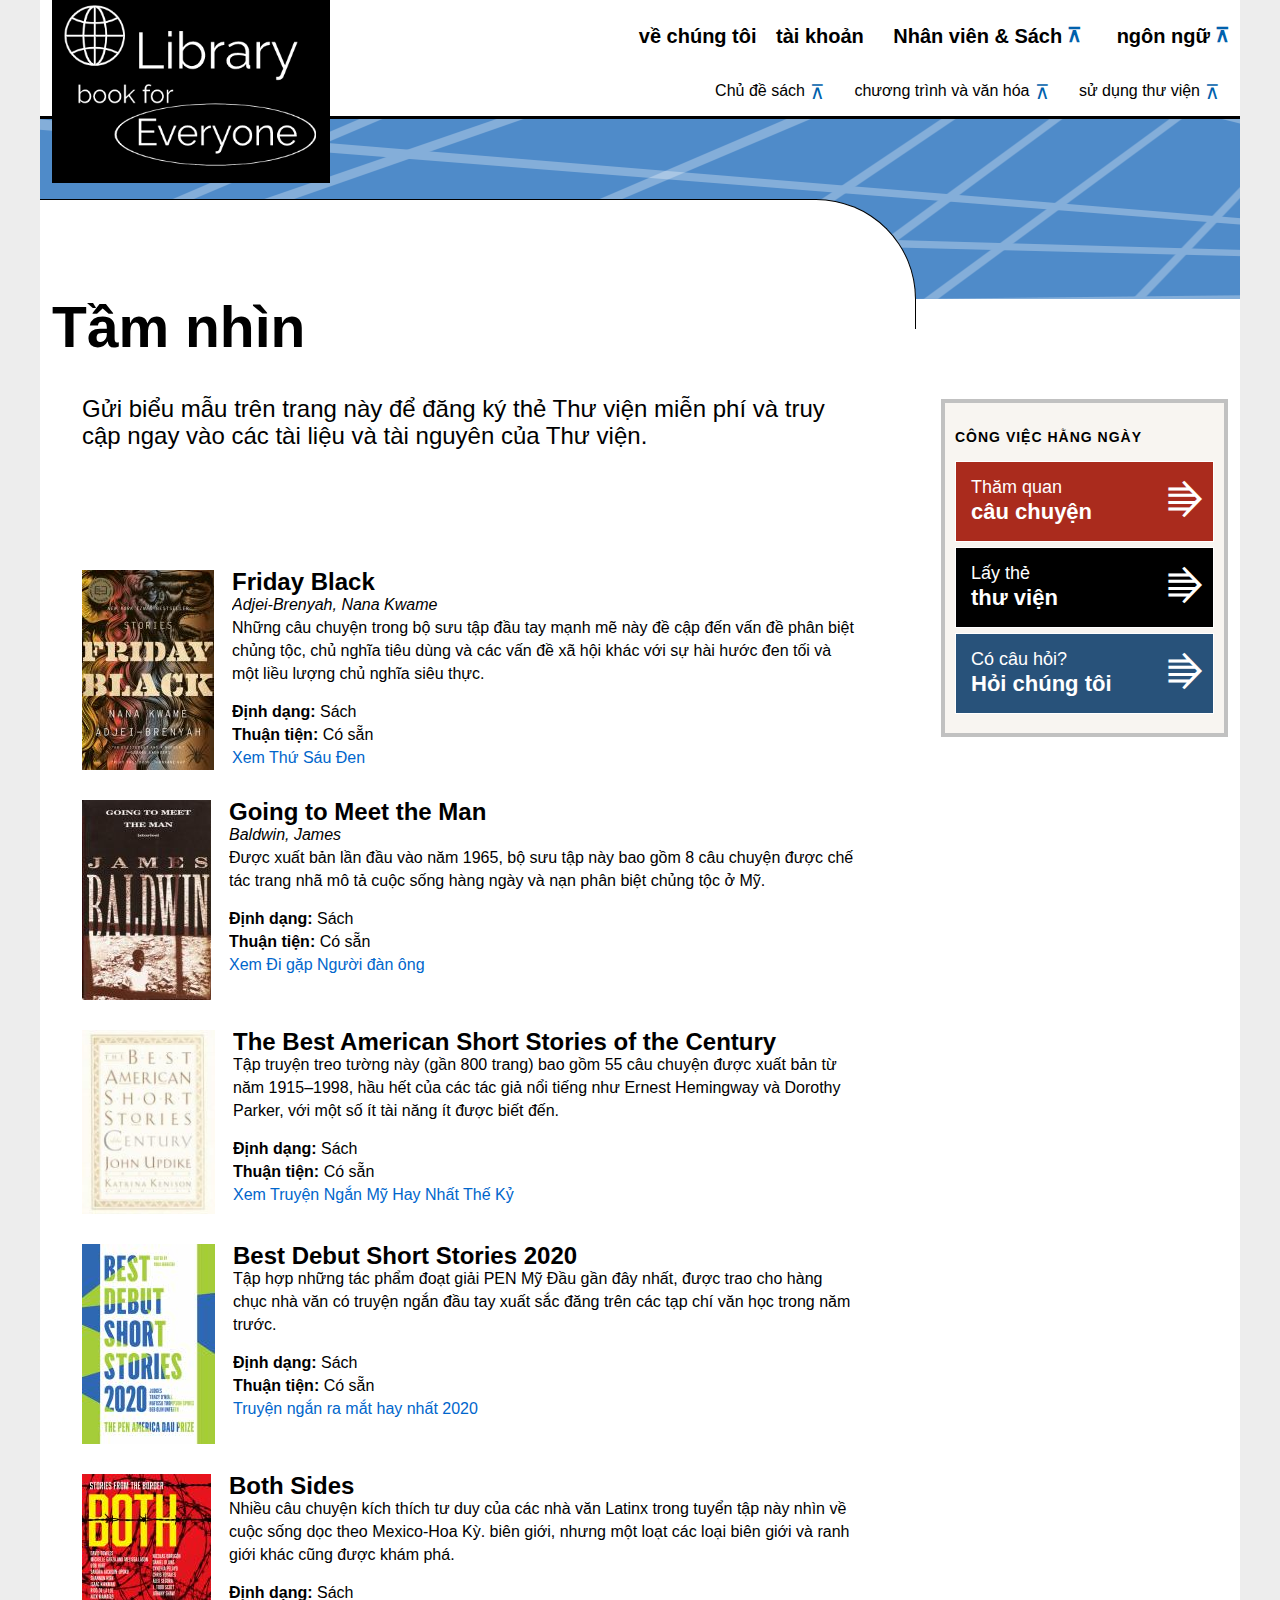
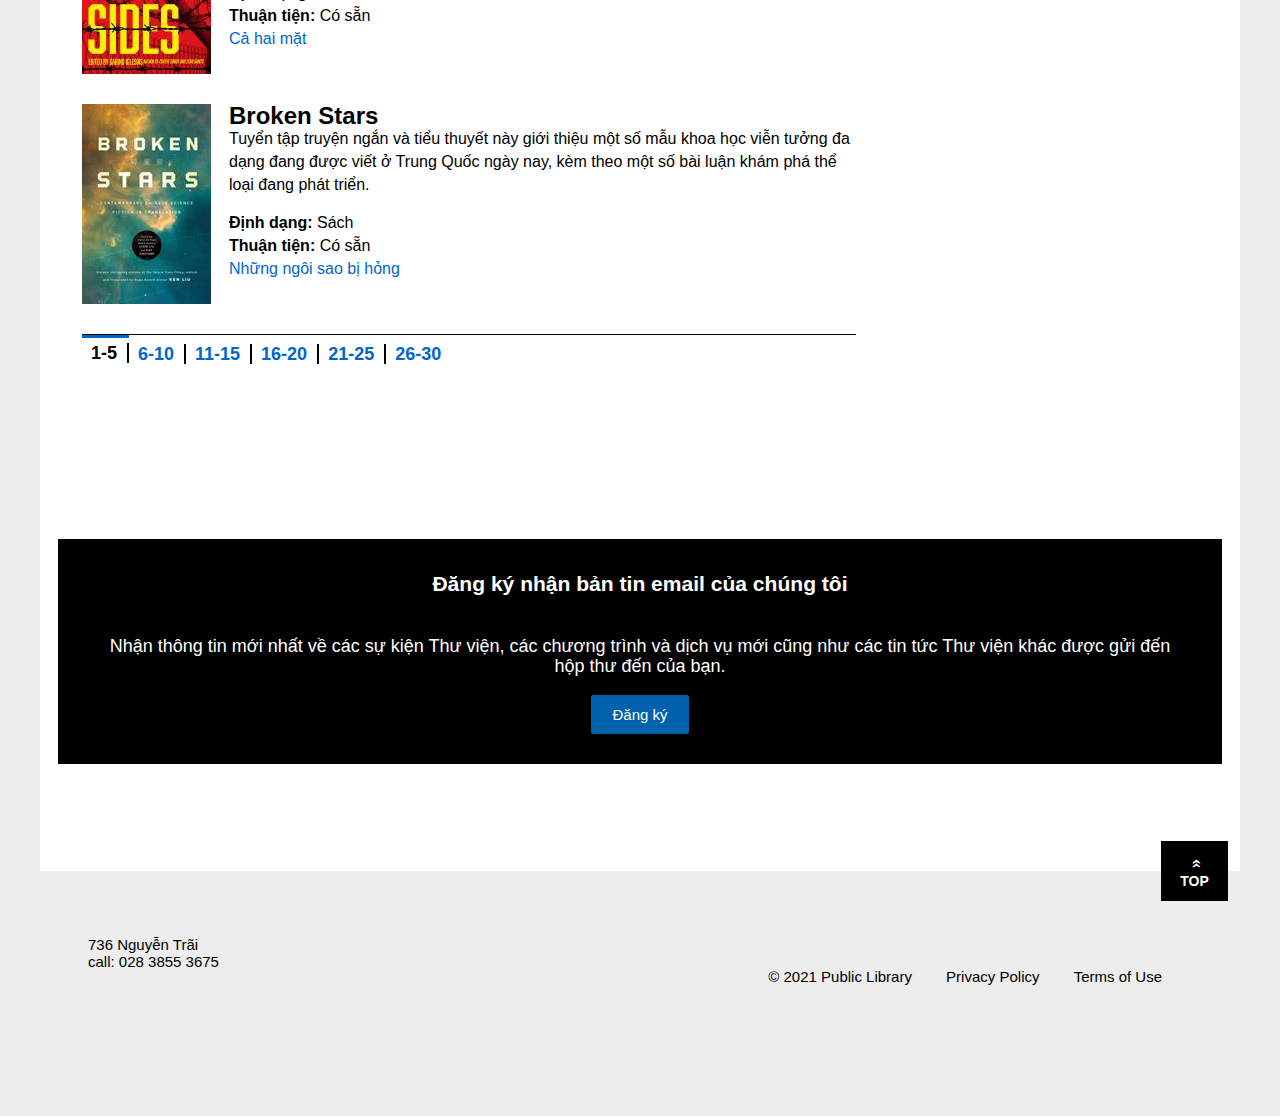
<file: web/list_book.html>
<!DOCTYPE html>
<!--
To change this license header, choose License Headers in Project Properties.
To change this template file, choose Tools | Templates
and open the template in the editor.
-->
<html>
    <head>
        <title>list story</title>
        <meta charset="UTF-8">
        <meta name="viewport" content="width=device-width, initial-scale=1.0">
        <link rel="stylesheet" href="../css.1/thu_vien_2_css.css"/>
        <link rel="stylesheet" href="../css.1/one_for_all.css"/>
    </head>
    <body class="home " onload="starting()">
        <div id="site-contain"></div>
         <header class="site-header">
            <div id="site-contain-header">
                <a class="logo" href="index.html">
                    <img src="../hinh.anh/thu_vien/logo_mark.png" alt=""/>
                    <img src="../hinh.anh/thu_vien/spl-stickylogo.png" alt="" class="slogo_mini"/>
                </a>
                <div id="site-nav" class="no-tab">
                    <nav class='site-nav__foruse'>
                        <ul class="foruse-nav">
                            <li class="foruse-nav_item"><a href="Contact_libarry.html">về chúng tôi</a></li>
                            <li class="foruse-nav_item"><a href="sign_in.html">tài khoản</a></li>
                            <li class="foruse-nav_item nav-parent">
                                <a href="#" class="aftera_arrow-unchange">Nhân viên &amp; Sách</a>
                                <div class="drop-holder nav-kid">
                                    <ul class="brach-nav">
                                        <li><a href="libarry_card.html">Tạo thẻ thư viện</a></li>
                                        <li><a href="libarry_card_kid.html">Tạo thẻ thư viện cho trẻ con</a></li>
                                        <li><a href="adult_libarry.html">Danh mục sự kiện</a></li>
                                        <li><a href="staff_top.html">Danh sách các loại sách nhân viên chọn</a></li>
                                        <li><a href="#void()">soemthing</a></li>
                                        <li><a href="#void()">soemthing</a></li>
                                        <li><a href="#void()">soemthing</a></li>
                                        <li><a href="#void()">soemthing</a></li>
                                        <li><a href="#void()">soemthing</a></li>
                                        <li><a href="#void()">soemthing</a></li>
                                        <li><a href="#void()">soemthing</a></li>
                                        <li><a href="#void()">soemthing</a></li>
                                    </ul>
                                </div>
                            </li>
                            <li class="foruse-nav_item nav-parent">
                                <a href="#" class="aftera_arrow-unchange">ngôn ngữ</a>
                                <div class="drop-holder nav-kid">
                                    <ul>
                                        <li><a href='#void()'>English - Let's do this</a></li>
                                        <li><a href='#void()'>日本 - これをやろう</a></li>
                                        <li><a href='#void()'>中国 - 我们开工吧</a></li>
                                        <li><a href='#void()'>ປະເທດລາວ - ໃຫ້ຂອງເຮັດສິ່ງນີ້</a></li>
                                    </ul>
                                    <hr>
                                    <ul>
                                        <li><a href='#void()'>View this site in English</a></li>
                                        <li><a href="#void()">日本でこのサイトを見る</a></li>
                                        <li><a href="#void()">在中国查看此网站</a></li>
                                        <li><a href="#void()">ເບິ່ງເວັບໄຊທ໌ນີ້ເປັນພາສາລາວ</a></li>
                                    </ul>
                                </div>
                            </li>
                        </ul>
                    </nav>
                    <nav class="site-nav_main">
                        <ul class="main-nav">
                            <li class="nav-parent nav-content">
                                <a href="#void()" class="aftera_arrow-unchange">Chủ đề sách</a>
                                <div class="nav-kid">
                                    <div class="drop-holder">
                                        <div class="drop-holder__content ">
                                            <p>Tìm kiếm thêm về các loại chủ đề của sách và nội dung của từng chủ đề.</p>
                                            <a href="#void()" class="button">tìm hiểu các chủ đề</a>
                                        </div>
                                        <div class="drop-holder__col drop-holder__nav">
                                            <ul>
                                                <li><a href="#void()">Tình cảm</a></li>
                                                <li><a href="#void()">Thám hiểm</a></li>
                                                <li><a href="#void()">Bí ẩn</a></li>
                                                <li><a href="#void()">Khoa học</a></li>
                                                <li><a href="#void()">Thiên nhiên</a></li>
                                                <li><a href="#void()">Xã hội</a></li>
                                                <li><a href="#void()">Đời sống</a></li>
                                                <li><a href="#void()">Đại dương</a></li>
                                            </ul>
                                        </div>
                                    </div>
                                </div>
                            </li>
                            <li class="nav-parent nav-content">
                                <a href="#void()" class="aftera_arrow-unchange">chương trình và văn hóa</a>
                                <div class="nav-kid">
                                    <div class="drop-holder">
                                        <div class="drop-holder__content">
                                            <p>Khám phá hàng loạt các chương trình và dịch vụ của chúng tôi,
                                                bao gồm tài nguyên, lớp học, sự kiện và các cuộc triển lãm đặc biệt.</p>
                                            <a href="#void()" class="button">Khám phá các Chương trình & Văn hóa</a>
                                        </div>
                                        <div class="drop-holder__col drop-holder__nav">
                                            <ul>
                                                <li><a href="adult_libarry.html">Trẻ em & Gia đình</a></li>
                                                <li><a href="adult_libarry.html">Thanh niên</a></li>
                                                <li><a href="adult_libarry.html">Nghệ thuật & Văn hóa</a></li>
                                                <li><a href="adult_libarry.html">trò chơi & Vui vẻ</a></li>
                                                <li><a href="adult_libarry.html">Học hỏi</a></li>
                                            </ul>
                                        </div>
                                    </div>
                                </div>
                            </li>
                            <li class="nav-parent nav-content">
                                <a href="#void()" class="aftera_arrow-unchange">sử dụng thư viện</a>
                                <div class="nav-kid">
                                    <div class="drop-holder">
                                        <div class="drop-holder__content ">
                                            <p>Bắt đầu với thẻ Thư viện và tìm hiểu cách quản lý tài khoản của bạn.</p>
                                            <a href="#void()" class="button">Khám phá cách sử dụng thư viện</a>
                                        </div>
                                        <div class="drop-holder__col drop-holder__nav">
                                            <ul>
                                                <li><a href="#void()">Về chúng tôi</a></li>
                                                <li><a href="Contact_libarry.html">Liên hệ chúng tôi</a></li>
                                                <li><a href="ask_libarry.html">Hỏi chúng tôi</a></li>
                                                <li><a href="#void()">Bắt đầu sử dụng</a></li>
                                                <li><a href="#void()">Quản lý tài khoản của bạn</a></li>
                                                <li><a href="#void()">Sử dụng trang web này</a></li>
                                            </ul>
                                        </div>
                                    </div>
                                </div>
                            </li>
                        </ul>
                    </nav>
                </div>
            </div>
        </header>
        <!-- START PAGE CONTENT -->
        <div class="head-space_img" >
            <div class="body-space_show">
                <p></p>
            </div>
        </div>
        <div class="hero-row">
            <div class="hero-row_headinfo">
                <div class="headinfo_head">
                    <h1>Tầm nhìn</h1>
                    <div class="headinfo__padding">
                        <div>
                            <p>Gửi biểu mẫu trên trang này để đăng ký thẻ Thư viện miễn phí và truy cập ngay vào các tài liệu và tài nguyên của Thư viện.</p>
                        </div>
                    </div>
                </div>
                <section class="site-content">
                    <ul class="content_list">
                        <li>
                            <img src="../hinh.anh/thu_vien/b01.jpg"/>
                            <div>
                                <h4>Friday Black</h4>
                                <i>Adjei-Brenyah, Nana Kwame</i>
                                <p>Những câu chuyện trong bộ sưu tập đầu tay mạnh mẽ này đề cập đến vấn đề phân biệt chủng tộc,
                                    chủ nghĩa tiêu dùng và các vấn đề xã hội khác với sự hài hước đen tối và một liều lượng chủ nghĩa siêu thực.</p>
                                <p><b>Định dạng: </b> Sách</p>
                                <p><b>Thuận tiện: </b> Có sẵn</p>
                                <a href="detail_book.html">Xem Thứ Sáu Đen</a>
                            </div>
                        </li>
                        <li>
                            <img src="../hinh.anh/thu_vien/b02.jpg"/>
                            <div>
                                <h4>Going to Meet the Man</h4>
                                <i>Baldwin, James</i>
                                <p>Được xuất bản lần đầu vào năm 1965,
                                    bộ sưu tập này bao gồm 8 câu chuyện được chế tác trang nhã mô tả cuộc sống hàng ngày và nạn phân biệt chủng tộc ở Mỹ.</p>
                                <p><b>Định dạng: </b> Sách</p>
                                <p><b>Thuận tiện: </b> Có sẵn</p>
                                <a href="detail_book.html">Xem Đi gặp Người đàn ông</a>
                            </div>
                        </li>
                        <li>
                            <img src="../hinh.anh/thu_vien/b03.jpg"/>
                            <div>
                                <h4>The Best American Short Stories of the Century</h4>
                                <p>Tập truyện treo tường này (gần 800 trang) bao gồm 55 câu chuyện được xuất bản từ năm 1915–1998,
                                    hầu hết của các tác giả nổi tiếng như Ernest Hemingway và Dorothy Parker,
                                    với một số ít tài năng ít được biết đến.</p>
                                <p><b>Định dạng: </b> Sách</p>
                                <p><b>Thuận tiện: </b> Có sẵn</p>
                                <a href="detail_book.html">Xem Truyện Ngắn Mỹ Hay Nhất Thế Kỷ</a>
                            </div>
                        </li>
                        <li>
                            <img src="../hinh.anh/thu_vien/b04.jpg"/>
                            <div>
                                <h4>Best Debut Short Stories 2020</h4>
                                <p>Tập hợp những tác phẩm đoạt giải PEN Mỹ Đầu gần đây nhất,
                                    được trao cho hàng chục nhà văn có truyện ngắn đầu tay xuất sắc đăng trên các tạp chí văn học trong năm trước.</p>
                                <p><b>Định dạng: </b> Sách</p>
                                <p><b>Thuận tiện: </b> Có sẵn</p>
                                <a href="detail_book.html">Truyện ngắn ra mắt hay nhất 2020</a>
                            </div>
                        </li>
                        <li>
                            <img src="../hinh.anh/thu_vien/b05.jpg"/>
                            <div>
                                <h4>Both Sides</h4>
                                <p>Nhiều câu chuyện kích thích tư duy của các nhà văn Latinx trong tuyển tập này nhìn về cuộc sống dọc theo Mexico-Hoa Kỳ.
                                    biên giới, nhưng một loạt các loại biên giới và ranh giới khác cũng được khám phá.</p>
                                <p><b>Định dạng: </b> Sách</p>
                                <p><b>Thuận tiện: </b> Có sẵn</p>
                                <a href="detail_book.html">Cả hai mặt</a>
                            </div>
                        </li>
                        <li>
                            <img src="../hinh.anh/thu_vien/b06.jpg"/>
                            <div>
                                <h4>Broken Stars</h4>
                                <p>Tuyển tập truyện ngắn và tiểu thuyết này giới thiệu một số mẫu khoa học viễn tưởng đa dạng đang được viết ở Trung Quốc ngày nay,
                                    kèm theo một số bài luận khám phá thể loại đang phát triển.</p>
                                <p><b>Định dạng: </b> Sách</p>
                                <p><b>Thuận tiện: </b> Có sẵn</p>
                                <a href="detail_book.html">Những ngôi sao bị hỏng</a>
                            </div>
                        </li>
                    </ul>
                    <nav class="content_nav content_nav__footer">
                        <ul class="jump-to-nav__list">
                            <li class="content_nav__actived"><a href="#">1-5</a></li>
                            <li><a href="#">6-10</a></li>
                            <li><a href="#">11-15</a></li>
                            <li><a href="#">16-20</a></li>
                            <li><a href="#">21-25</a></li>
                            <li><a href="#">26-30</a></li>
                        </ul>
                    </nav>
                </section>
            </div>
            <div class="hero-row_cell small-size">
                <div class="siderbar">
                    <div class="hero-nav ">
                        <div class="content_section">
                            <h2>Công việc hằng ngày</h2>
                            <div class="content_section-send" id="theem-pupler_red">
                                <a href="staff_top.html"><span>Thăm quan</span> 
                                    câu chuyện</a>
                            </div>
                            <div class="content_section-send" id="theem-black">
                                    <a href="libarry_card.html"><span>Lấy thẻ</span>
                                        thư viện</a>
                            </div>
                            <div class="content_section-send" id="theem-blue_grey">
                                <a href="ask_libarry.html"><span>Có câu hỏi?</span>
                                    Hỏi chúng tôi</a>
                            </div>
                        </div>
                    </div>
                </div>
            </div>
            <div class="hero-row">
                <section class="site-content">
                    <div class="show-case" id="theme-black">
                        <h3>Đăng ký nhận bản tin email của chúng tôi</h3>
                        <p>Nhận thông tin mới nhất về các sự kiện Thư viện,
                            các chương trình và dịch vụ mới cũng như các tin tức Thư viện khác được gửi đến hộp thư đến của bạn.</p>
                        <a href="#" class="button">Đăng ký</a>
                    </div>
                </section>
            </div>
        </div>
        <!--end content body-->
        <footer class="site-footer">
            <div class="site-footer_container">
                <a href="#site-contain" class="fooer_container_back-to-top">
                    Top
                </a>
                <div>
                    <p>
                        736 Nguyễn Trãi<br>
                        call: 028 3855 3675
                    </p>
                    <ul>
                        <li>© 2021 Public Library</li>
                        <li>Privacy Policy</li>
                        <li>Terms of Use</li>
                    </ul>
                </div>
            </div>
        </footer>
        <script src="../javascript/js_store.js"></script>
    </body>
</html>
</file>
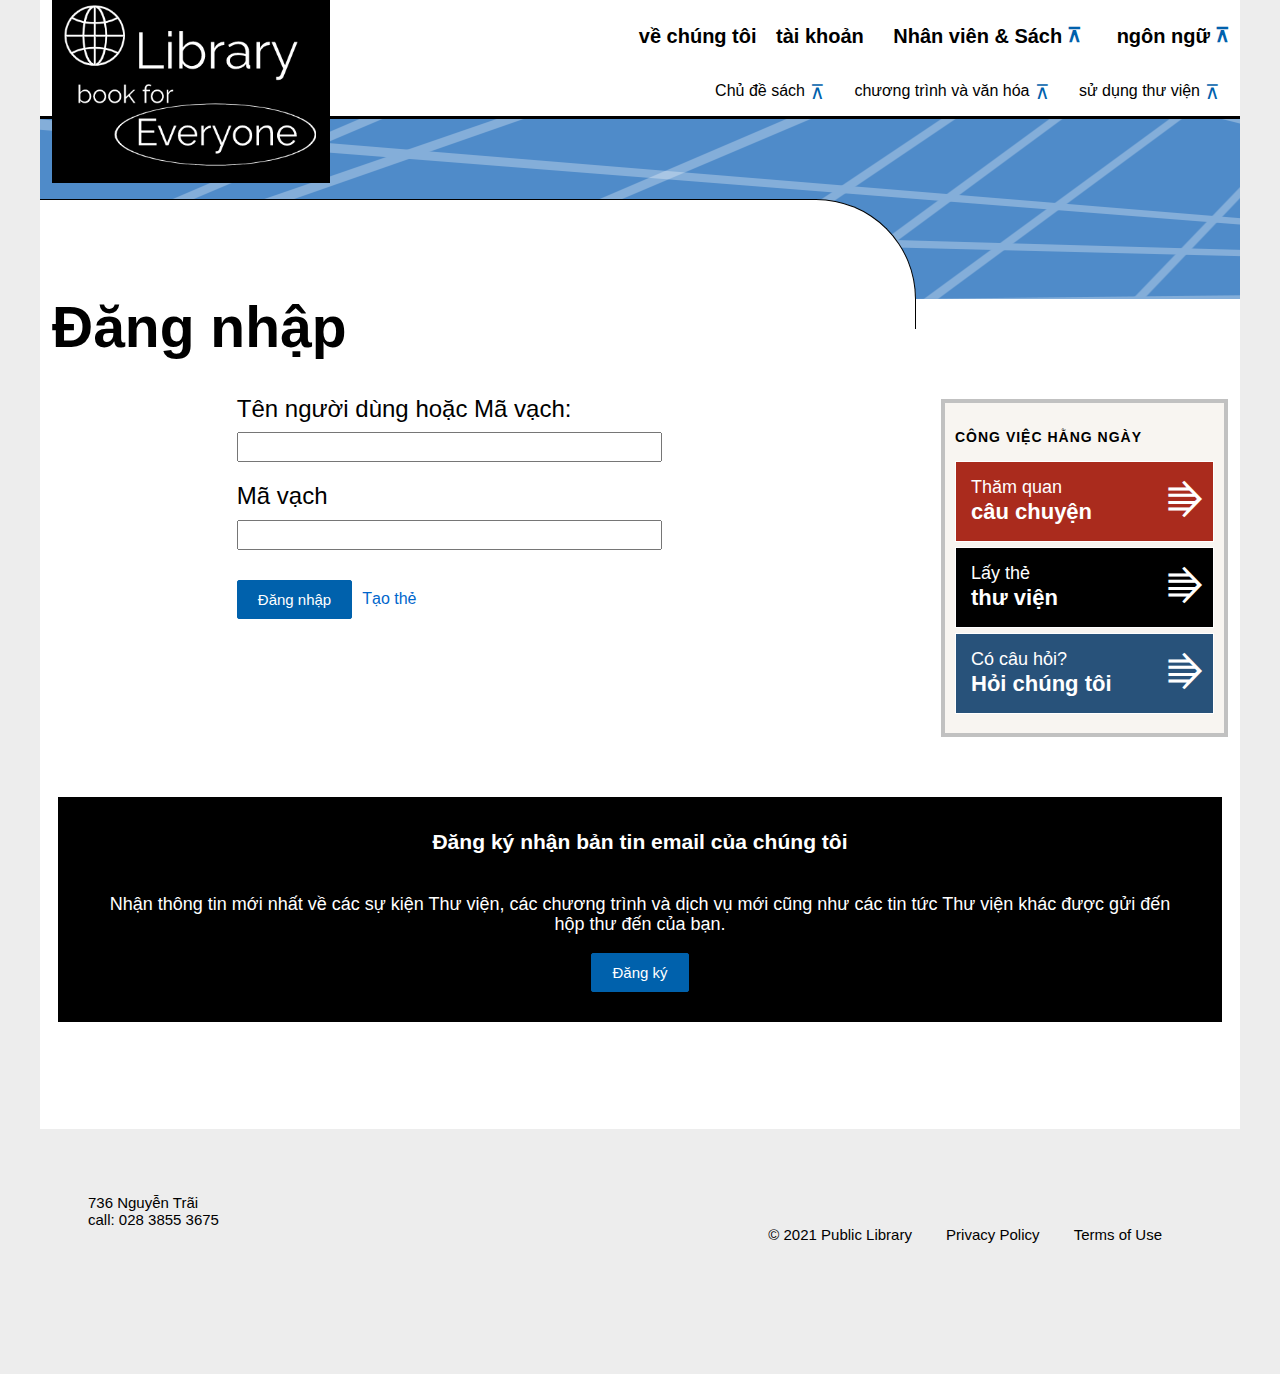
<file: web/sign_in.html>
<!DOCTYPE html>

<html>
    <head>
        <title>sign in</title>
        <meta charset="UTF-8">
        <meta name="viewport" content="width=device-width, initial-scale=1.0">
        <link rel="stylesheet" href="../css.1/thu_vien_2_css.css" type="text/css"/>
        <link rel="stylesheet" href="../css.1/one_for_all.css" type="text/css"/>
    </head>
    <body class="home " onload="starting()">
        <header class="site-header">
            <div id="site-contain-header">
                <a class="logo" href="index.html">
                    <img src="../hinh.anh/thu_vien/logo_mark.png" alt=""/>
                    <img src="../hinh.anh/thu_vien/spl-stickylogo.png" alt="" class="slogo_mini"/>
                </a>
                <div id="site-nav" class="no-tab">
                    <nav class='site-nav__foruse'>
                        <ul class="foruse-nav">
                            <li class="foruse-nav_item"><a href="Contact_libarry.html">về chúng tôi</a></li>
                            <li class="foruse-nav_item"><a href="sign_in.html">tài khoản</a></li>
                            <li class="foruse-nav_item nav-parent">
                                <a href="#" class="aftera_arrow-unchange">Nhân viên &amp; Sách</a>
                                <div class="drop-holder nav-kid">
                                    <ul class="brach-nav">
                                        <li><a href="libarry_card.html">Tạo thẻ thư viện</a></li>
                                        <li><a href="libarry_card_kid.html">Tạo thẻ thư viện cho trẻ con</a></li>
                                        <li><a href="adult_libarry.html">Danh mục sự kiện</a></li>
                                        <li><a href="staff_top.html">Danh sách các loại sách nhân viên chọn</a></li>
                                        <li><a href="#void()">soemthing</a></li>
                                        <li><a href="#void()">soemthing</a></li>
                                        <li><a href="#void()">soemthing</a></li>
                                        <li><a href="#void()">soemthing</a></li>
                                        <li><a href="#void()">soemthing</a></li>
                                        <li><a href="#void()">soemthing</a></li>
                                        <li><a href="#void()">soemthing</a></li>
                                        <li><a href="#void()">soemthing</a></li>
                                    </ul>
                                </div>
                            </li>
                            <li class="foruse-nav_item nav-parent">
                                <a href="#" class="aftera_arrow-unchange">ngôn ngữ</a>
                                <div class="drop-holder nav-kid">
                                    <ul>
                                        <li><a href='#void()'>English - Let's do this</a></li>
                                        <li><a href='#void()'>日本 - これをやろう</a></li>
                                        <li><a href='#void()'>中国 - 我们开工吧</a></li>
                                        <li><a href='#void()'>ປະເທດລາວ - ໃຫ້ຂອງເຮັດສິ່ງນີ້</a></li>
                                    </ul>
                                    <hr>
                                    <ul>
                                        <li><a href='#void()'>View this site in English</a></li>
                                        <li><a href="#void()">日本でこのサイトを見る</a></li>
                                        <li><a href="#void()">在中国查看此网站</a></li>
                                        <li><a href="#void()">ເບິ່ງເວັບໄຊທ໌ນີ້ເປັນພາສາລາວ</a></li>
                                    </ul>
                                </div>
                            </li>
                        </ul>
                    </nav>
                    <nav class="site-nav_main">
                        <ul class="main-nav">
                            <li class="nav-parent nav-content">
                                <a href="#void()" class="aftera_arrow-unchange">Chủ đề sách</a>
                                <div class="nav-kid">
                                    <div class="drop-holder">
                                        <div class="drop-holder__content ">
                                            <p>Tìm kiếm thêm về các loại chủ đề của sách và nội dung của từng chủ đề.</p>
                                            <a href="#void()" class="button">tìm hiểu các chủ đề</a>
                                        </div>
                                        <div class="drop-holder__col drop-holder__nav">
                                            <ul>
                                                <li><a href="#void()">Tình cảm</a></li>
                                                <li><a href="#void()">Thám hiểm</a></li>
                                                <li><a href="#void()">Bí ẩn</a></li>
                                                <li><a href="#void()">Khoa học</a></li>
                                                <li><a href="#void()">Thiên nhiên</a></li>
                                                <li><a href="#void()">Xã hội</a></li>
                                                <li><a href="#void()">Đời sống</a></li>
                                                <li><a href="#void()">Đại dương</a></li>
                                            </ul>
                                        </div>
                                    </div>
                                </div>
                            </li>
                            <li class="nav-parent nav-content">
                                <a href="#void()" class="aftera_arrow-unchange">chương trình và văn hóa</a>
                                <div class="nav-kid">
                                    <div class="drop-holder">
                                        <div class="drop-holder__content">
                                            <p>Khám phá hàng loạt các chương trình và dịch vụ của chúng tôi,
                                                bao gồm tài nguyên, lớp học, sự kiện và các cuộc triển lãm đặc biệt.</p>
                                            <a href="#void()" class="button">Khám phá các Chương trình & Văn hóa</a>
                                        </div>
                                        <div class="drop-holder__col drop-holder__nav">
                                            <ul>
                                                <li><a href="adult_libarry.html">Trẻ em & Gia đình</a></li>
                                                <li><a href="adult_libarry.html">Thanh niên</a></li>
                                                <li><a href="adult_libarry.html">Nghệ thuật & Văn hóa</a></li>
                                                <li><a href="adult_libarry.html">trò chơi & Vui vẻ</a></li>
                                                <li><a href="adult_libarry.html">Học hỏi</a></li>
                                            </ul>
                                        </div>
                                    </div>
                                </div>
                            </li>
                            <li class="nav-parent nav-content">
                                <a href="#void()" class="aftera_arrow-unchange">sử dụng thư viện</a>
                                <div class="nav-kid">
                                    <div class="drop-holder">
                                        <div class="drop-holder__content ">
                                            <p>Bắt đầu với thẻ Thư viện và tìm hiểu cách quản lý tài khoản của bạn.</p>
                                            <a href="#void()" class="button">Khám phá cách sử dụng thư viện</a>
                                        </div>
                                        <div class="drop-holder__col drop-holder__nav">
                                            <ul>
                                                <li><a href="#void()">Về chúng tôi</a></li>
                                                <li><a href="Contact_libarry.html">Liên hệ chúng tôi</a></li>
                                                <li><a href="ask_libarry.html">Hỏi chúng tôi</a></li>
                                                <li><a href="#void()">Bắt đầu sử dụng</a></li>
                                                <li><a href="#void()">Quản lý tài khoản của bạn</a></li>
                                                <li><a href="#void()">Sử dụng trang web này</a></li>
                                            </ul>
                                        </div>
                                    </div>
                                </div>
                            </li>
                        </ul>
                    </nav>
                </div>
            </div>
        </header>
        <!-- START PAGE CONTENT -->
        <div class="head-space_img" >
            <div class="body-space_show">
                <p></p>
            </div>
        </div>
        <div class="hero-row ">
            <div class="hero-row_headinfo">
                <div class="headinfo_head">
                    <h1>Đăng nhập</h1>
                    <div class="headinfo__padding">
                        <div>
                            <form class="hero__signin">
                                <label>Tên người dùng hoặc Mã vạch:</label>
                                <input type="text"/>
                                <label>Mã vạch</label>
                                <input type="text"/>
                            </form>
                        </div>
                        <nav>
                            <span class="button">Đăng nhập</span>
                            <span><a href="libarry_card.html">Tạo thẻ</a></span>
                        </nav>
                    </div>
                </div>
            </div>
            <div class="hero-row_cell small-size">
                <div class="siderbar">
                    <div class="hero-nav ">
                        <div class="content_section">
                            <h2>Công việc hằng ngày</h2>
                            <div class="content_section-send" id="theem-pupler_red">
                                <a href="staff_top.html" ><span>Thăm quan</span> 
                                    câu chuyện</a>
                            </div>
                            <div class="content_section-send" id="theem-black">
                                <a href="libarry_card.html"><span>Lấy thẻ</span>
                                    thư viện</a>
                            </div>
                            <div class="content_section-send" id="theem-blue_grey">
                                <a href="ask_libarry.html"><span>Có câu hỏi?</span>
                                    Hỏi chúng tôi</a>
                            </div>
                        </div>
                    </div>
                </div>
            </div>
            <div class="hero-row">
                <section class="site-content">
                    <div class="show-case" id="theme-black">
                        <h3>Đăng ký nhận bản tin email của chúng tôi</h3>
                        <p>Nhận thông tin mới nhất về các sự kiện Thư viện,
                            các chương trình và dịch vụ mới cũng như các tin tức Thư viện khác được gửi đến hộp thư đến của bạn.</p>
                        <a href="#" class="button">Đăng ký</a>
                    </div>
                </section>
            </div>
        </div>
         <!--end content-->
        <footer class="site-footer">
            <div class="site-footer_container">
                <div>
                    <p>
                        736 Nguyễn Trãi<br>
                        call: 028 3855 3675
                    </p>
                    <ul>
                        <li>© 2021 Public Library</li>
                        <li>Privacy Policy</li>
                        <li>Terms of Use</li>
                    </ul>
                </div>
            </div>
        </footer>
        <script src="../javascript/js_store.js"></script>
    </body>
</html>
</file>
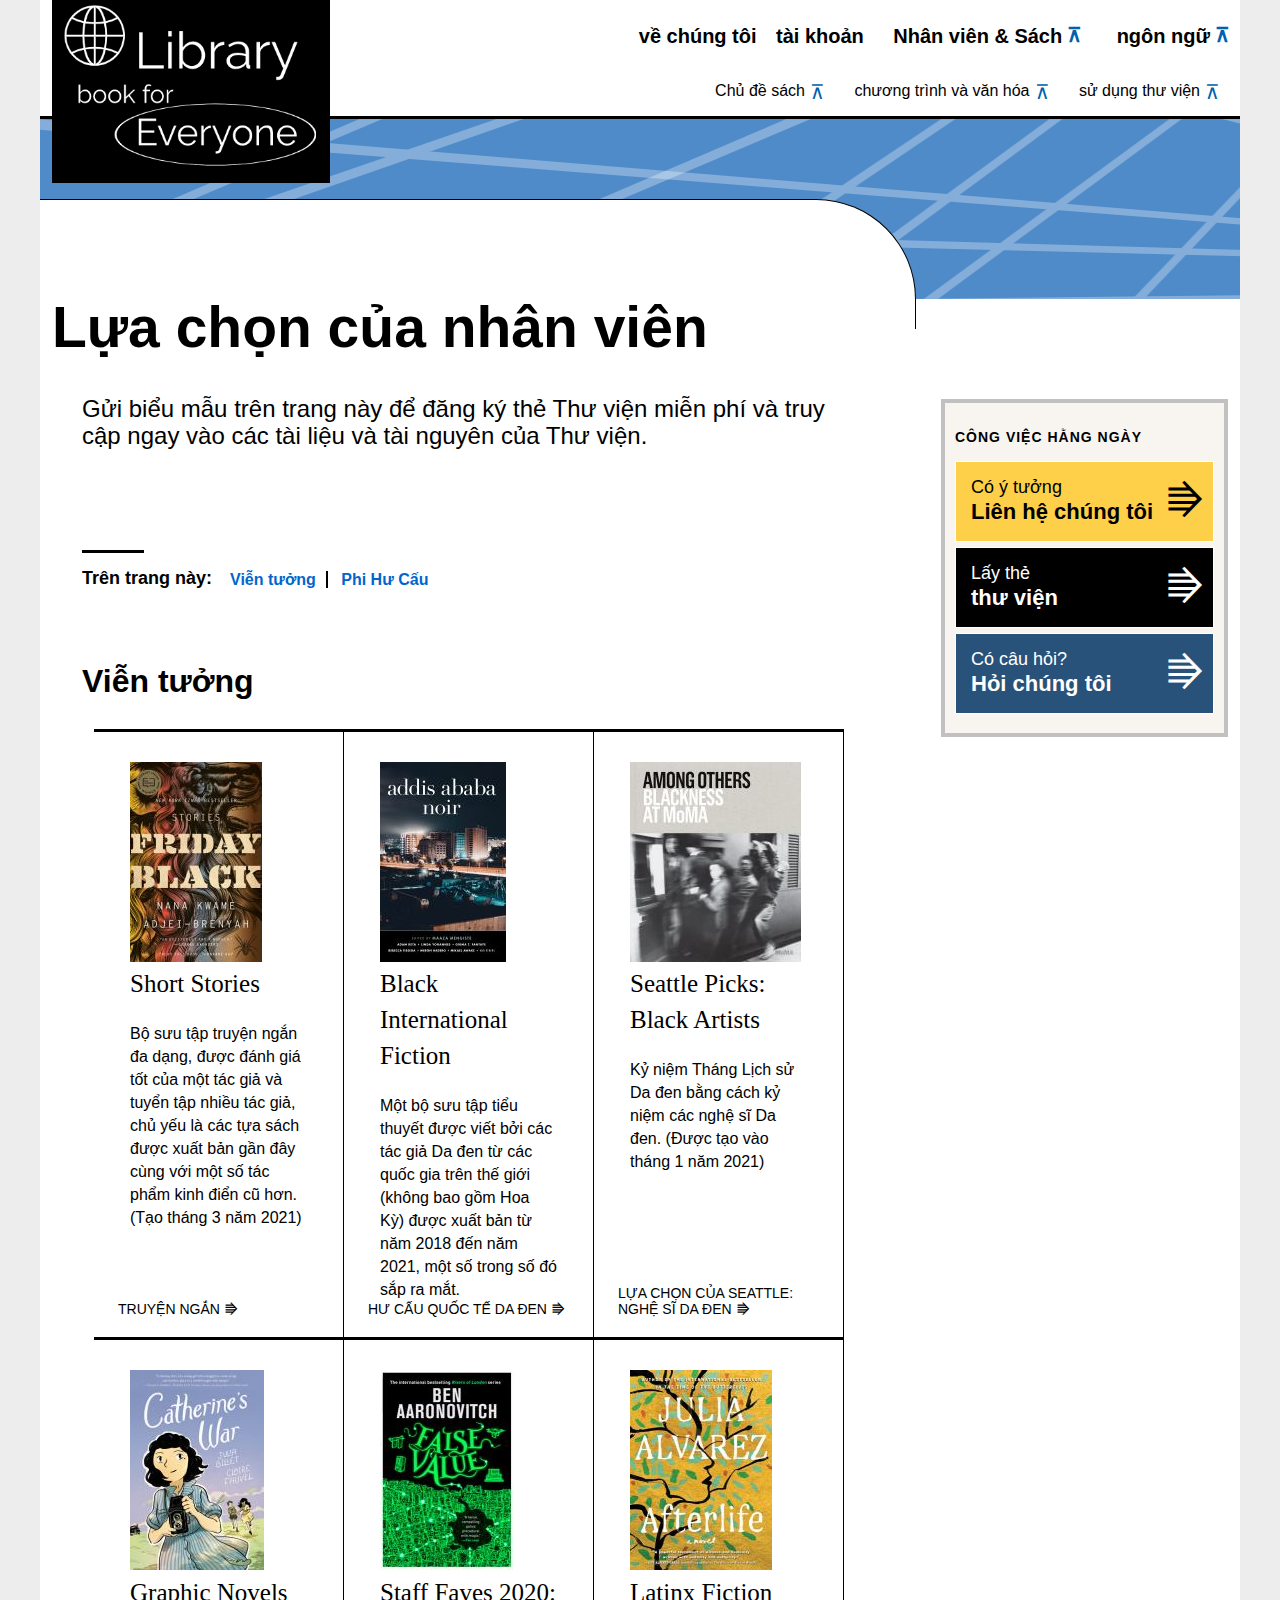
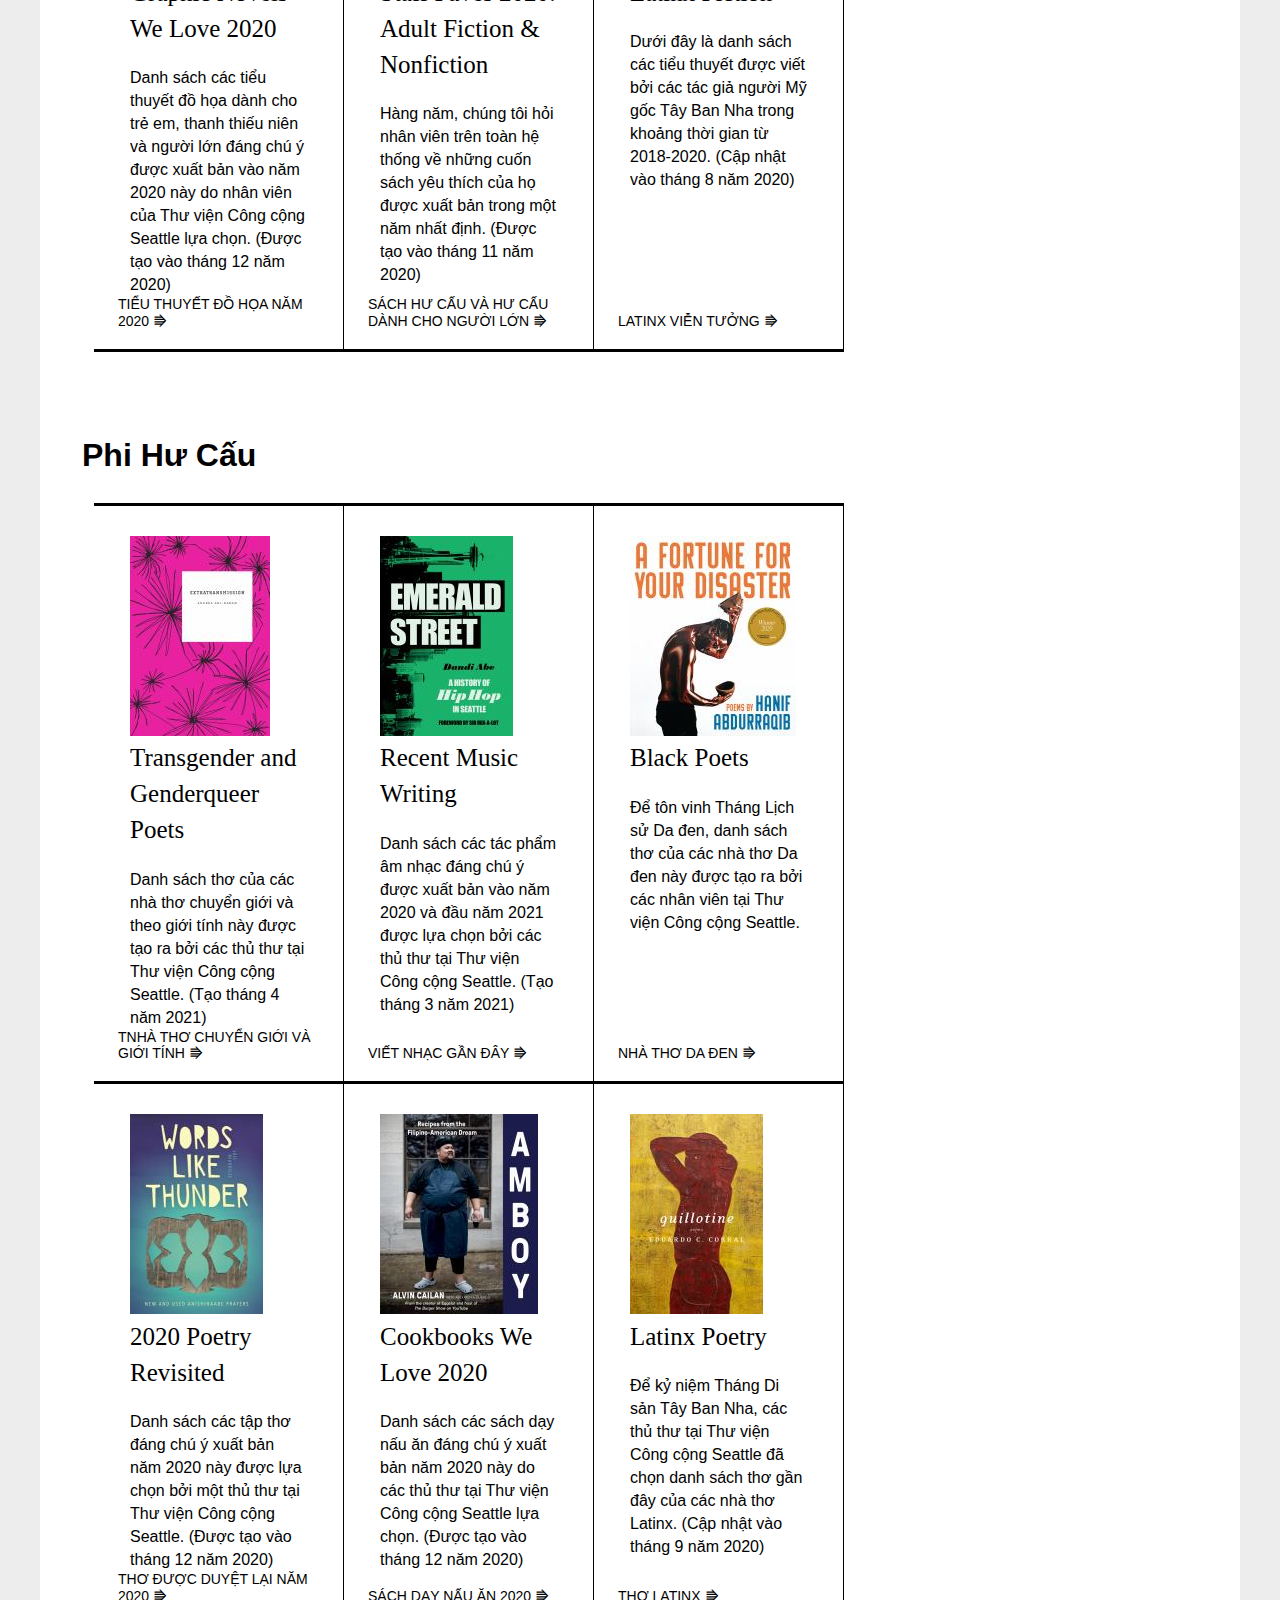
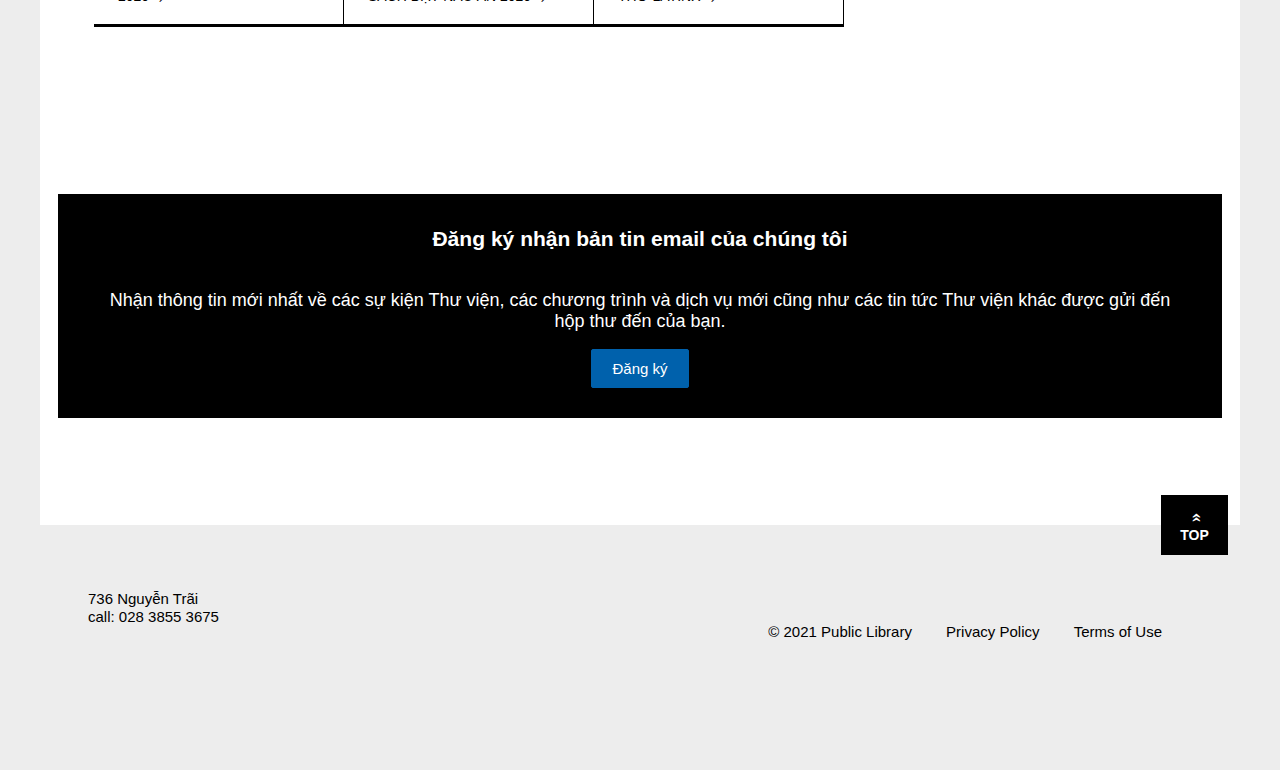
<file: web/staff_top.html>
<!DOCTYPE html>
<!--
To change this license header, choose License Headers in Project Properties.
To change this template file, choose Tools | Templates
and open the template in the editor.
-->
<html>
    <head>
        <title>staff choice</title>
        <meta charset="UTF-8">
        <meta name="viewport" content="width=device-width, initial-scale=1.0">
        <link rel="stylesheet" href="../css.1/thu_vien_2_css.css" type="text/css"/>
        <link rel="stylesheet" href="../css.1/one_for_all.css" type="text/css"/>
    </head>
    <body class="home " onload="starting()">
        <header class="site-header">
            <div id="site-contain-header">
                <a class="logo" href="index.html">
                    <img src="../hinh.anh/thu_vien/logo_mark.png" alt=""/>
                    <img src="../hinh.anh/thu_vien/spl-stickylogo.png" alt="" class="slogo_mini"/>
                </a>
                <div id="site-nav" class="no-tab">
                    <nav class='site-nav__foruse'>
                        <ul class="foruse-nav">
                            <li class="foruse-nav_item"><a href="Contact_libarry.html">về chúng tôi</a></li>
                            <li class="foruse-nav_item"><a href="sign_in.html">tài khoản</a></li>
                            <li class="foruse-nav_item nav-parent">
                                <a href="#" class="aftera_arrow-unchange">Nhân viên &amp; Sách</a>
                                <div class="drop-holder nav-kid">
                                    <ul class="brach-nav">
                                        <li><a href="libarry_card.html">Tạo thẻ thư viện</a></li>
                                        <li><a href="libarry_card_kid.html">Tạo thẻ thư viện cho trẻ con</a></li>
                                        <li><a href="adult_libarry.html">Danh mục sự kiện</a></li>
                                        <li><a href="staff_top.html">Danh sách các loại sách nhân viên chọn</a></li>
                                        <li><a href="#void()">soemthing</a></li>
                                        <li><a href="#void()">soemthing</a></li>
                                        <li><a href="#void()">soemthing</a></li>
                                        <li><a href="#void()">soemthing</a></li>
                                        <li><a href="#void()">soemthing</a></li>
                                        <li><a href="#void()">soemthing</a></li>
                                        <li><a href="#void()">soemthing</a></li>
                                        <li><a href="#void()">soemthing</a></li>
                                    </ul>
                                </div>
                            </li>
                            <li class="foruse-nav_item nav-parent">
                                <a href="#" class="aftera_arrow-unchange">ngôn ngữ</a>
                                <div class="drop-holder nav-kid">
                                    <ul>
                                        <li><a href='#void()'>English - Let's do this</a></li>
                                        <li><a href='#void()'>日本 - これをやろう</a></li>
                                        <li><a href='#void()'>中国 - 我们开工吧</a></li>
                                        <li><a href='#void()'>ປະເທດລາວ - ໃຫ້ຂອງເຮັດສິ່ງນີ້</a></li>
                                    </ul>
                                    <hr>
                                    <ul>
                                        <li><a href='#void()'>View this site in English</a></li>
                                        <li><a href="#void()">日本でこのサイトを見る</a></li>
                                        <li><a href="#void()">在中国查看此网站</a></li>
                                        <li><a href="#void()">ເບິ່ງເວັບໄຊທ໌ນີ້ເປັນພາສາລາວ</a></li>
                                    </ul>
                                </div>
                            </li>
                        </ul>
                    </nav>
                    <nav class="site-nav_main">
                        <ul class="main-nav">
                            <li class="nav-parent nav-content">
                                <a href="#void()" class="aftera_arrow-unchange">Chủ đề sách</a>
                                <div class="nav-kid">
                                    <div class="drop-holder">
                                        <div class="drop-holder__content ">
                                            <p>Tìm kiếm thêm về các loại chủ đề của sách và nội dung của từng chủ đề.</p>
                                            <a href="#void()" class="button">tìm hiểu các chủ đề</a>
                                        </div>
                                        <div class="drop-holder__col drop-holder__nav">
                                            <ul>
                                                <li><a href="#void()">Tình cảm</a></li>
                                                <li><a href="#void()">Thám hiểm</a></li>
                                                <li><a href="#void()">Bí ẩn</a></li>
                                                <li><a href="#void()">Khoa học</a></li>
                                                <li><a href="#void()">Thiên nhiên</a></li>
                                                <li><a href="#void()">Xã hội</a></li>
                                                <li><a href="#void()">Đời sống</a></li>
                                                <li><a href="#void()">Đại dương</a></li>
                                            </ul>
                                        </div>
                                    </div>
                                </div>
                            </li>
                            <li class="nav-parent nav-content">
                                <a href="#void()" class="aftera_arrow-unchange">chương trình và văn hóa</a>
                                <div class="nav-kid">
                                    <div class="drop-holder">
                                        <div class="drop-holder__content">
                                            <p>Khám phá hàng loạt các chương trình và dịch vụ của chúng tôi,
                                                bao gồm tài nguyên, lớp học, sự kiện và các cuộc triển lãm đặc biệt.</p>
                                            <a href="#void()" class="button">Khám phá các Chương trình & Văn hóa</a>
                                        </div>
                                        <div class="drop-holder__col drop-holder__nav">
                                            <ul>
                                                <li><a href="adult_libarry.html">Trẻ em & Gia đình</a></li>
                                                <li><a href="adult_libarry.html">Thanh niên</a></li>
                                                <li><a href="adult_libarry.html">Nghệ thuật & Văn hóa</a></li>
                                                <li><a href="adult_libarry.html">trò chơi & Vui vẻ</a></li>
                                                <li><a href="adult_libarry.html">Học hỏi</a></li>
                                            </ul>
                                        </div>
                                    </div>
                                </div>
                            </li>
                            <li class="nav-parent nav-content">
                                <a href="#void()" class="aftera_arrow-unchange">sử dụng thư viện</a>
                                <div class="nav-kid">
                                    <div class="drop-holder">
                                        <div class="drop-holder__content ">
                                            <p>Bắt đầu với thẻ Thư viện và tìm hiểu cách quản lý tài khoản của bạn.</p>
                                            <a href="#void()" class="button">Khám phá cách sử dụng thư viện</a>
                                        </div>
                                        <div class="drop-holder__col drop-holder__nav">
                                            <ul>
                                                <li><a href="#void()">Về chúng tôi</a></li>
                                                <li><a href="Contact_libarry.html">Liên hệ chúng tôi</a></li>
                                                <li><a href="ask_libarry.html">Hỏi chúng tôi</a></li>
                                                <li><a href="#void()">Bắt đầu sử dụng</a></li>
                                                <li><a href="#void()">Quản lý tài khoản của bạn</a></li>
                                                <li><a href="#void()">Sử dụng trang web này</a></li>
                                            </ul>
                                        </div>
                                    </div>
                                </div>
                            </li>
                        </ul>
                    </nav>
                </div>
            </div>
        </header>
        <!-- START PAGE CONTENT -->
        <div class="head-space_img" >
            <div class="body-space_show">
                <p></p>
            </div>
        </div>
        <div class="hero-row">
            <div class="hero-row_headinfo">
                <div class="headinfo_head">
                    <h1>Lựa chọn của nhân viên</h1>
                    <div class="headinfo__padding">
                        <div>
                            <p>Gửi biểu mẫu trên trang này để đăng ký thẻ Thư viện miễn phí và truy cập ngay vào các tài liệu và tài nguyên của Thư viện.</p>
                        </div>
                        <nav>
                            <p>Trên trang này:</p>
                            <ul class="jump-to-nav__list">
                                <li><a href="#adultfiction">Viễn tưởng</a></li>
                                <li><a href="#adultnonfiction">Phi Hư Cấu</a></li>
                            </ul>
                        </nav>
                    </div>
                </div>
                <section class="site-content">
                    <div class="site-content_head head-start">
                        <h3 id="adultfiction">Viễn tưởng</h3>
                    </div>
                    <!--info content of book-->
                    <div class="container">
                        <div class="row grid">
                            <div class="grid_item">
                                <div class="flex_box ">
                                    <div>
                                        <img src="../hinh.anh/thu_vien/b01.jpg"/>
                                        <h2><a href="#">Short Stories</a></h2>
                                        <p>Bộ sưu tập truyện ngắn đa dạng, được đánh giá tốt của một tác giả và tuyển tập nhiều tác giả,
                                            chủ yếu là các tựa sách được xuất bản gần đây cùng với một số tác phẩm kinh điển cũ hơn. (Tạo tháng 3 năm 2021)</p>
                                    </div>
                                    <a href="#">Truyện ngắn</a>
                                </div>
                            </div>
                            <div class="grid_item">
                                 <div class="flex_box ">
                                    <div>
                                        <img src="../hinh.anh/thu_vien/b33.jpg"/>
                                        <h2><a href="#">Black International Fiction</a></h2>
                                        <p>Một bộ sưu tập tiểu thuyết được viết bởi các tác giả Da đen từ các quốc gia trên thế giới
                                            (không bao gồm Hoa Kỳ) được xuất bản từ năm 2018 đến năm 2021, một số trong số đó sắp ra mắt.</p>
                                    </div>
                                    <a href="#">Hư cấu quốc tế da đen</a>
                                </div>
                            </div>
                            <div class="grid_item">
                                <div class="flex_box ">
                                    <div>
                                        <img src="../hinh.anh/thu_vien/b34.jpg"/>
                                        <h2><a href="#">Seattle Picks: Black Artists</a></h2>
                                        <p>Kỷ niệm Tháng Lịch sử Da đen bằng cách kỷ niệm các nghệ sĩ Da đen.
                                            (Được tạo vào tháng 1 năm 2021)</p>
                                    </div>
                                    <a href="#">Lựa chọn của Seattle: Nghệ sĩ da đen</a>
                                </div>
                            </div>
                            <div class="grid_item">
                                <div class="flex_box ">
                                    <div>
                                        <img src="../hinh.anh/thu_vien/b35.jpg"/>
                                        <h2><a href="#">Graphic Novels We Love 2020</a></h2>
                                        <p>Danh sách các tiểu thuyết đồ họa dành cho trẻ em,
                                            thanh thiếu niên và người lớn đáng chú ý được xuất bản vào năm 2020 này do nhân viên của Thư viện Công cộng Seattle lựa chọn.
                                            (Được tạo vào tháng 12 năm 2020)</p>
                                    </div>
                                    <a href="#">Tiểu thuyết đồ họa năm 2020</a>
                                </div>
                            </div>
                            <div class="grid_item">
                                <div class="flex_box ">
                                    <div>
                                        <img src="../hinh.anh/thu_vien/b36.jpg"/>
                                        <h2><a href="#">Staff Faves 2020: Adult Fiction & Nonfiction</a></h2>
                                        <p>Hàng năm,
                                            chúng tôi hỏi nhân viên trên toàn hệ thống về những cuốn sách yêu thích của họ được xuất bản trong một năm nhất định.
                                            (Được tạo vào tháng 11 năm 2020)</p>
                                    </div>
                                    <a href="#">Sách hư cấu và hư cấu dành cho người lớn</a>
                                </div>
                            </div>
                            <div class="grid_item">
                                <div class="flex_box ">
                                    <div>
                                        <img src="../hinh.anh/thu_vien/b37.jpg"/>
                                        <h2><a href="#">Latinx Fiction</a></h2>
                                        <p>Dưới đây là danh sách các tiểu thuyết được viết bởi các tác giả người Mỹ gốc Tây Ban Nha trong khoảng thời gian từ 2018-2020.
                                            (Cập nhật vào tháng 8 năm 2020)</p>
                                    </div>
                                    <a href="#">Latinx viễn tưởng</a>
                                </div>
                            </div>
                        </div>
                    </div>
                </section>
                <section class="site-content">
                    <div class="site-content_head head-start">
                        <h3 id="adultnonfiction">Phi Hư Cấu</h3>
                    </div>
                    <!--info content of book-->
                    <div class="container">
                        <div class="row grid">
                            <div class="grid_item">
                                <div class="flex_box ">
                                    <div>
                                        <img src="../hinh.anh/thu_vien/b08.jpg"/>
                                        <h2><a href="#">Transgender and Genderqueer Poets</a></h2>
                                        <p>Danh sách thơ của các nhà thơ chuyển giới và theo giới tính này được tạo ra bởi các thủ thư tại Thư viện Công cộng Seattle.
                                            (Tạo tháng 4 năm 2021)</p>
                                    </div>
                                    <a href="#">TNhà thơ chuyển giới và giới tính</a>
                                </div>
                            </div>
                            <div class="grid_item">
                                 <div class="flex_box ">
                                    <div>
                                        <img src="../hinh.anh/thu_vien/b38.jpg"/>
                                        <h2><a href="#">Recent Music Writing</a></h2>
                                        <p>Danh sách các tác phẩm âm nhạc đáng chú ý được xuất bản vào năm 2020 và đầu năm 2021 được lựa chọn bởi các thủ thư tại Thư viện Công cộng Seattle.
                                            (Tạo tháng 3 năm 2021)</p>
                                    </div>
                                    <a href="#">Viết nhạc gần đây</a>
                                </div>
                            </div>
                            <div class="grid_item">
                                <div class="flex_box ">
                                    <div>
                                        <img src="../hinh.anh/thu_vien/b39.jpg"/>
                                        <h2><a href="#">Black Poets</a></h2>
                                        <p>Để tôn vinh Tháng Lịch sử Da đen,
                                            danh sách thơ của các nhà thơ Da đen này được tạo ra bởi các nhân viên tại Thư viện Công cộng Seattle.</p>
                                    </div>
                                    <a href="#">Nhà thơ da đen</a>
                                </div>
                            </div>
                            <div class="grid_item">
                                <div class="flex_box ">
                                    <div>
                                        <img src="../hinh.anh/thu_vien/b40.jpg"/>
                                        <h2><a href="#">2020 Poetry Revisited</a></h2>
                                        <p>Danh sách các tập thơ đáng chú ý xuất bản năm 2020 này được lựa chọn bởi một thủ thư tại Thư viện Công cộng Seattle.
                                            (Được tạo vào tháng 12 năm 2020)</p>
                                    </div>
                                    <a href="#">Thơ được duyệt lại năm 2020</a>
                                </div>
                            </div>
                            <div class="grid_item">
                                <div class="flex_box ">
                                    <div>
                                        <img src="../hinh.anh/thu_vien/b41.jpg"/>
                                        <h2><a href="#">Cookbooks We Love 2020</a></h2>
                                        <p>Danh sách các sách dạy nấu ăn đáng chú ý xuất bản năm 2020 này do các thủ thư tại Thư viện Công cộng Seattle lựa chọn.
                                            (Được tạo vào tháng 12 năm 2020)</p>
                                    </div>
                                    <a href="#">Sách dạy nấu ăn 2020</a>
                                </div>
                            </div>
                            <div class="grid_item">
                                <div class="flex_box ">
                                    <div>
                                        <img src="../hinh.anh/thu_vien/b42.jpg"/>
                                        <h2><a href="#">Latinx Poetry</a></h2>
                                        <p>Để kỷ niệm Tháng Di sản Tây Ban Nha,
                                            các thủ thư tại Thư viện Công cộng Seattle đã chọn danh sách thơ gần đây của các nhà thơ Latinx.
                                            (Cập nhật vào tháng 9 năm 2020)</p>
                                    </div>
                                    <a href="#">Thơ Latinx</a>
                                </div>
                            </div>
                        </div>
                    </div>
                </section>
            </div>
            <div class="hero-row_cell small-size">
                <div class="siderbar">
                    <div class="hero-nav ">
                        <div class="content_section">
                            <h2>Công việc hằng ngày</h2>
                            <div class="content_section-send" id="theem-organ_yello">
                                <a href="Contact_libarry.html"><span>Có ý tưởng</span>
                                    Liên hệ chúng tôi</a>
                            </div>
                            <div class="content_section-send" id="theem-black">
                                <a href="libarry_card.html"><span>Lấy thẻ</span>
                                    thư viện</a>
                            </div>
                            <div class="content_section-send" id="theem-blue_grey">
                                <a href="#"><span>Có câu hỏi?</span>
                                    Hỏi chúng tôi</a>
                            </div>
                        </div>
                    </div>
                </div>
            </div>
            <div class="hero-row">
                <section class="site-content">
                    <div class="show-case" id="theme-black">
                        <h3>Đăng ký nhận bản tin email của chúng tôi</h3>
                        <p>Nhận thông tin mới nhất về các sự kiện Thư viện,
                            các chương trình và dịch vụ mới cũng như các tin tức Thư viện khác được gửi đến hộp thư đến của bạn.</p>
                        <a href="#" class="button">Đăng ký</a>
                    </div>
                </section>
            </div>
        </div>
       <!--end content body-->
        <footer class="site-footer">
            <div class="site-footer_container">
                <a href="#" class="fooer_container_back-to-top">
                    Top
                </a>
                <div>
                    <p>
                        736 Nguyễn Trãi<br>
                        call: 028 3855 3675
                    </p>
                    <ul>
                        <li>© 2021 Public Library</li>
                        <li>Privacy Policy</li>
                        <li>Terms of Use</li>
                    </ul>
                </div>
            </div>
        </footer>
        <script src="../javascript/js_store.js"></script>
    </body>
</html>
</file>
<file: css.1/thu_vien_2_css.css>
.home{
   max-width: 1200px;
   position: relative;
}
/*head start*/
.site-header{
    position: relative;
    background: #fff;
    z-index: 10;
    
}
.head-nav_fixed{
    position: fixed;
    width:100%;
    max-width: 1200px;
    height:110px;
}
#site-contain-header{
    position: relative;
    display: flex;
    justify-content: flex-end;
    height:100%;
    width: 100%;
    margin: 0 auto;
    padding: 0 0 0 10px ;
    border-bottom: 3px solid #000000;
}
.site-header .logo{
    position: absolute;
    top:0;
    left:12px;
}
.logo{
    display:flex;
    width:278px;
    height:183px;
    background-size: 100px;
    justify-content: center;
    align-content: center;
    background:#000;
    font-size: 0;
    transition: all .2s ease-in-out;
}
.stick_logo{
    height:100%;
    background-color: #fff;
}
.slogo_mini{
    visibility: visible;
    display: none;
    height:50px;
    align-self: center;
}
#site-nav{
    position: relative;
    top:auto;
    width:70%;
    background: none;
    max-width: none;
    margin: 0;
    padding: 0;
    transition: none;
}
#site-nav a{
    text-decoration: none;
}
.site-nav__foruse{
    margin: 20px 0 25px;
    position: relative;
}
.foruse-nav{
    position: relative;
    list-style-image: none;
    list-style-position: outside;
    list-style-type: none;
    list-style: none;
    margin: 0;
    text-align: right;
    padding: 0;
    font-weight: 700;
    z-index: 5;
}
.foruse-nav_item{
    display:inline-block;
    position: relative;
    font-size: 15pt;
    margin: 5px 5px 5px 10px;
}
.foruse-nav_item > a:hover {
    border-bottom: 2px solid #000;
}
.foruse-nav_item > a{
    padding: 8px 0 8px 0;
    color:#000;
}
.foruse-nav_item.nav-parent >a {
    padding: 10px 25px 10px 10px;
}
.foruse-nav_item.nav-parent > a:before{
    position: absolute;
    bottom: 0;
    left: 0;
    right: 0;
    height: 3px;
    background: transparent;
    content: ' ';
    transition: all .2s ease-in-out;
}
.nav-parent{
    position: relative;
}
.nav-parent > a{
    position: relative;
    color: #000000;
    overflow: hidden;
    
}
.nav-parent.nav-content > a:before{
    position: absolute;
    bottom: 0;
    left: 0;
    right: 0;
    height: 3px;
    background: transparent;
    content: ' ';
    transition: all .2s ease-in-out;
}
.nav-parent.nav-content >  div{
    margin:5px;
}
.site-nav_main{
    display: flex;
    align-content: center;
    position: relative;
    bottom: 1px;
}
.main-nav{
    list-style-image: none;
    list-style-position: outside;
    list-style-type: none;
    list-style: none;
    width:100%;
    text-align: right;
    margin: 0;
    padding: 0;
    font-weight: 400;
}
.main-nav li{
    display: inline-block;
    margin:0px 20px 0px 0px;
}
.main-nav > .nav-parent > a{
  position: relative;
  display: block;
  border:2px solid #fff;
  padding: 10px 25px 0px 10px;
  margin:-7px;
  color: #000;
  text-decoration: none;
}
.main-nav > .nav-parent > a:hover{
    border-top:2px solid #000;
}
.nav-kid{
  list-style-image: none;
  list-style-position: outside;
  list-style-type: none;
  list-style: none;
  padding: 0 35px 10px 10px;
  font-family: Arial, Helvetica Neue, Helvetica, sans-serif;
  font-size: 15px;
}
.drop-holder{
    padding: 15px 10px;
    border: 3px solid #fff;
    display:none;
    position: absolute;
    width: 100%;
    z-index: 5 !important;
    background-color: #EDEDED;
}
.nav-kid .drop-holder{
    width:530px;
    height:490px;
    right:0;
}
.nav-kid .drop-holder ul{
    display:flex;
    flex-direction: column;
    flex-wrap: wrap;
    list-style-image: none;
    list-style-position: outside;
    list-style-type: none;
    list-style: none; 
    margin: 0;
    padding: 0;
}
.drop-holder__content{
    width: 55%;
    height:100%;
    float:left;
    text-align: left;
}
.drop-holder__content p{
    margin: 0 0 3em;
    text-align: left;
    font-size: 18px;
    line-height: 1.33;
}
.drop-holder__content .button{
    font-size: 13px;
}
.drop-holder__col{
    width: 100%;
    padding: 0 20px;
    white-space: normal;
}
.drop-holder__col.drop-holder__nav {
    float:right;
    width:45%;
    height:100%;
}
.drop-holder__col.drop-holder__nav ul{
    width:100%;
    height:100%;
}
.drop-holder__col.drop-holder__nav ul li{
    border-bottom: 2.5px solid #ffffff;
    width:100%;
    text-align: left;
    margin: 0;
    padding:5px;
}
.drop-holder__col.drop-holder__nav 
ul li:last-child{
    border: none;
}
.drop-holder__col.drop-holder__nav ul li a{
    color:#000;
}
.drop-holder.nav-kid{
    width:470px;
    height:500px;
    right:0;
}
.drop-holder.nav-kid .brach-nav{
    columns: 2;
    line-height: 1.5;
    list-style-image: none;
    list-style-position: outside;
    list-style-type: none;
    list-style: none; 
    margin: 0;
    padding: 10px;
    height:auto;
}
.drop-holder.nav-kid ul{
    line-height: 1.5;
    list-style-image: none;
    list-style-position: outside;
    list-style-type: none;
    list-style: none; 
    margin: 0;
    padding: 10px;
    height:auto;
}
.drop-holder.nav-kid ul li{
    position: relative;
    /*width:50%;*/
    text-align: left;
    margin: 0;
    padding:5px;
}
.drop-holder.nav-kid ul li a{
    color:#000;
}
/*head end*/
/*body start*/
.head-space_img{
    background: url("../hinh.anh/thu_vien/using-library-pattern.png") repeat center;
    padding-top: 80px;
}
.head-space_img .body-space_show{
    width: 73%;
    min-height: 100px;
    padding: 30px 0 0;
    border-width: 1px;
    border-radius: 0 150px 0 0;
    border-style: solid solid none none;
    background-color: #fff;
    position: relative;
}
.head-space_img .body-space_show:after{
    content: '';
    position: absolute;
    bottom: -30px;
    right: -1px;
    height: 30px;
    width: 1px;
    background: #000000;
}
.hero{
    display: flex;
    flex-wrap: wrap;
    width:100%;
    padding: 0;
    position: relative;
}
.hero-col{
    flex: 1 1 50%;
    align-content: stretch;
    justify-content: space-between;
    border-bottom: 3px solid #000000;
    height:874px;
    background: url("../hinh.anh/thu_vien/04.jpg") no-repeat left;
    background-size: cover;
}
.hero-col__head{
    display: flex;
    height:100%;
}
.hero-col__head a{
    align-self: flex-end;
    background-color: #fff;
    flex-basis: 50%;
}
.hero-row{
    display: flex;
    flex-wrap: wrap;
    background-color: #fff;
    width:100%;
}
.hero-row_headinfo{
    width:73%; 
    padding: 0 30px 0 12px;
    background-color: #fff;
}
.hero-row_headinfo .headinfo_head h1{
    font-size:57px;
    font-family: "futura-pt", "Trebuchet MS", Arial, sans-serif;
    font-weight: 700;
    line-height: 1em;
}
.headinfo_head .headinfo__padding{
    padding: 0 30px;
}
.headinfo_head .headinfo__padding div{
    display: flex;
    width: 100%;
    margin-bottom: 50px;
    align-items: flex-start;
}
.headinfo_head .headinfo__padding div img{
    margin-right: 55px;
    margin-top: 7px;
    display: inline-block;
    max-width: 106px;
}
.headinfo_head .headinfo__padding div p{
    font-size: 24px;
    margin: 0 0 50px 0;
    width: 100%;
}
.headinfo_head .headinfo__padding nav{
    display: flex;
    position: relative;
    align-self: flex-end;
}
.headinfo_head .headinfo__padding nav p{
    flex-shrink: 0;
    font-family: "futura-pt", "Trebuchet MS", Arial, sans-serif;
    font-weight: 700;
    font-size: 18px;
    margin: 0;
    padding-top: 18px;
    padding-right: 9px;
}
.headinfo_head .headinfo__padding nav 
p:before{
    content: '';
    display: block;
    height: 3px;
    width: 62px;
    background: black;
    position: absolute;
    top: 0;
}
.headinfo_head .headinfo__padding nav
span{
    align-self: center;
    margin:0 10px 0 0;
    position: relative;
    left:20%;
    bottom:40px;
}
.headinfo_head .headinfo__padding nav 
.jump-to-nav__list{
    list-style: none;
    margin: 0;
    padding: 0;
    padding-top: 15px;
}
.headinfo_head .headinfo__padding nav 
.jump-to-nav__list li{
    display: inline-block;
    
}
.headinfo_head .headinfo__padding 
.hero__signin{
    width: 55%;
    left:20%;
    position: relative;
}
.headinfo_head .headinfo__padding 
.hero__signin label{
    width:100%;
    font-size:24px;
    display: block;
    margin-bottom: 10px;
}
.headinfo_head .headinfo__padding 
.hero__signin input{
    width: 100%;
    height:30px;
    margin-bottom: 20px;
}
.jump-to-nav__list li a{
    font-size: 16px;
    line-height: 30px;
    font-weight: bold;
    text-decoration: none;
    padding: 0 10px 0 9px;
    border-right: solid 2px black;
}
.jump-to-nav__list li:last-child a{
     border-right: solid 2px #fff;
}
.hero-row_cell{
    margin:40px 0 0;
    width:27%;
}
.small-size{
    margin:100px 0 0;
    padding:0 12px 0 25px;
}
.info-box{
    justify-content: flex-end;
    position: relative;
    border:1px dashed #000;
    border-radius: 90px 0px 0px 0px;;
    height:292px;
    display: flex;
    flex-direction: column;
    text-decoration: none;
    flex: 1 1 100%;
    color: #000000;
}
.info-box:hover > *{
    text-decoration: underline;
    color: #0066CC;
    transition: color .2s ease-in-out;
}
.info-head{
    height:70px;
    padding: 25px 0 20px;
}
.tag{
    padding: 7px 15px;
    background-color: #000;
    color:#fff !important;
}
.info-body{
    padding: 5px 25px 20px;
    color:#000;
    font-size: 22px;
    flex-grow: 1;
}
.info-foot > span{
    float: right;
    margin-right: 20px;
    padding-bottom: 20px;
    color:#000;
    font-size: 14px;
    align-self: flex-end;
    margin-top: auto;
    text-decoration: none;
    color: inherit;
}
.info-foot > span:after{
    font-family: "spl-icons";
    speak: none;
    font-style: normal;
    font-weight: normal;
    font-variant: normal;
    text-transform: none;
    line-height: 1;
    content: "\2B46";
    padding-left: 5px;
    display: inline-block;
}
.hero-col__holder{
    display: flex;
    flex-wrap: wrap;
    width:100%;
    padding: 0;
}
.hero__flex-cell{
    flex: 1 1 50%;
    display: flex;
    flex-wrap: wrap;
}
.both_joint{
    flex-grow:2;
    background-color: #007580;
    color:#fff;
    height:290px;
    flex-basis: 100%;
    align-self: flex-start;
    border:1px dashed #000;
    order:1;
}
.both_joint h2{
    margin:13px;
}
.both_joint p{
    font-size:17px;
    margin:0 0 10px 20px;
}
.hero-nav{
    align-self: flex-start;
}
.siderbar{
    border: 4px solid #C1C1C1;
    padding: 5px 10px 10px 10px;
    background-color: #f8f5f1;
    order:3;
}
.content_section{
    margin:0 0 20px 0;
    
}
.content_section > h2{
    font-size: 14px;
    font-weight: 700;
    text-transform: uppercase;
    letter-spacing: 1px;
    margin-top: 1.5em;
}
.content_section-send{
    position: relative;
    background-color: #000;
    height:70px;
}
.content_section-send:not(:first-child) {
    margin-top: 1rem;
    margin-bottom: 1rem;
}
.content_section-send:last-child{
    margin-bottom: 0;
}
.content_section-send a{
    position: relative;
    display: block;
    padding: 15px 15px;
    border: 1px solid white;
    color: #FFFFFF;
    font-size: 22px;
    font-weight: 600;
    line-height: 1.22;
    text-decoration: none;
}
.content_section-send a:after{
    font-family: "spl-icons";
    font-style: normal;
    font-weight: normal;
    font-variant: normal;
    text-transform: none;
    line-height: 1;
    position: absolute;
    top: 50%;
    right: 10px;
    margin: -20px 0 0;
    content: "\2B46";
    font-size: 40px;
    font-weight: normal;
 }
.content_section-send a span{
    position: relative;
    float:left;
    width:100%;
    font-size:18px;
    font-weight:lighter;
}
.feature_content{
    height:580px;
    order:2; 
}
.feature_content-cell{
    border:1px dashed #000;
    height:50%;
    width:100%;
}
.feature{
    display: flex;
    flex-direction: column;
    color: #000000;
    text-decoration: none;
    flex: 1 1 100%;
    height: 100%;
}
.feature:hover > *{
    text-decoration: underline !important;
}
.feature-head{
    padding: 18px 0 0;
}
.feature-head >span{
    color: inherit;
    padding: 0 0 0 25px;
    font-size: 14px;
    font-weight: 700;
    text-transform: uppercase;
    line-height: 0;
    letter-spacing: 1px;
}
.feature-body{
    padding: 20px 25px 5px;
    font-size: 22px;
    line-height: 29px;
    margin-bottom: auto;
    flex-grow: 1;
}
.feature-body p{
    margin: 0;
}
.feature-foot span{
    float: right;
    margin-right: 20px;
    padding-bottom: 20px;
}
.feature-foot span:after{
    font-family: "spl-icons";
    speak: none;
    font-style: normal;
    font-weight: normal;
    font-variant: normal;
    text-transform: none;
    line-height: 1;
    content: "\2B46";
    padding-left: 5px;
    display: inline-block;
}
/*higher body end*/
/*lower body start*/
.container{
    height:100%;
    position: relative;
    margin-left: auto;
    margin-right: auto;
    padding-right: 12px;
    padding-left: 12px;
    background-color: #fff
}
.row{
    display: flex;
    flex-wrap: wrap;
}
.row div{
    padding:0 12px;
}
.row .left{
    flex: 0 0 33.3333333333%;
    max-width: 33.3333333333%;
}
.row .middle{
    flex: 0 0 33.3333333333%;
    max-width: 33.3333333333%;
}
.row .right{
    flex: 0 0 33.3333333333%;
    max-width: 33.3333333333%;
}
.row .left.middle{
    flex: 0 0 83.3333333333%;
    max-width: 83.3333333333%;
}
.row .right_short{
    flex: 0 0 16.6666666667%;
    max-width: 16.6666666667%;
}
.container.row{
    justify-content: space-between;
    height:100%;
}
.grid{
    margin-bottom: -3px;
    border-top: 3px solid #000000;
}
.grid_item{
    border-bottom: 3px solid #000000;
    border-right: 1px solid #000000;
    padding: 0;
    flex: 0 0 33.3333333333%;
    max-width: 33.3333333333%;
}
.container .grid_item .flex_box{
    padding: 30px 12px 0;
    display: flex;
    height: 100%;
    flex-direction: column;
}
.container .grid_item .flex_box > div img{
    float: none;
    max-width: 133px;
}
.hero-row .grid_item .flex_box > div img{
    float: none;
    max-width: 308px;
}
.grid_item .flex_box > div h2 > a{
    font-family: Times, Times New Roman, serif;
    font-weight: 400;
    font-size: 32px;
    line-height: 36px;
    margin-top: 24px;
    margin-bottom: 20px;
    color: #000;
    font-size: 25px;
}
.grid_item .flex_box > div h2 > a:hover{
    text-decoration: underline;
}
.grid_item .flex_box > div p{
    font-size: 16px;
    line-height: 23px;
    margin: 0;
}
.grid_item .flex_box > a{
    font-size: 14px;
    align-self: flex-end;
    padding-bottom: 20px;
    text-transform: uppercase;
    margin-top: auto;
    text-decoration: none;
    color: inherit;
    /*add*/
    width: 100%;
}
.grid_item .flex_box > a:hover{
    text-decoration: underline;
}
.grid_item .flex_box > a:after{
    font-family: "spl-icons";
    font-style: normal;
    font-weight: normal;
    font-variant: normal;
    text-transform: none;
    line-height: 1;
    content: "\2B46";
    padding-left: 5px;
}
.site-content{
    clear:both;
    padding: 20px 30px 30px;
    width:100%;
}
.site-content:first-child{
    margin:80px 0 0;
}
.site-content:not(:first-child){
    margin:50px 0 0;
}
.site-content:last-child{
    margin:40px 0 80px;
}
.site-content .content_list{
    list-style: none;
    padding: 0;
    margin: 0;
}
.site-content .content_list li{
    overflow: auto;
    margin-bottom: 30px;
    line-height: 23px;
}
.site-content .content_list li > img{
    max-width: 133px;
    float: left;
    margin-right: 18px;
    border: 0;
}
.site-content .content_list li > div{
    width: auto;
    /*width: 100%;*/
    padding: 0;
    overflow: hidden;
}
.site-content .content_list li > div h4{
    margin:0 auto;
    font-size: 24px;
}
.site-content .content_list li > div p:first-of-type{
    margin: 0 0 15px 0;
}
.site-content .content_list li > div p:not(:first-of-type){
    margin:0 auto;
}
.site-content .content_list h3{
    display: flex;
    align-content: center;
    align-items: center;
    color: #000000;
    text-decoration: none;
    line-height: 1;
    transition: all .2s ease-in-out;
}
.site-content .content_list h3 a{
    display: flex;
    align-content: center;
    align-items: center;
    color: #000000;
    text-decoration: none;
    line-height: 1;
    transition: all .2s ease-in-out;
}
.site-content .content_list h3 a span{
    align-self: flex-start;
}
.site-content .content_list h3 a span:before{
    position: relative;
    top: 0px;
    left: 0px;
    color: #0061AC;
    line-height: 1;
    font-family: "spl-icons";
    content: "+";
    display: block;
    text-align: center;
    width: 25px;
    height: 25px;
    border: 1px solid #0061AC;
    border-radius: 100%;
    background: #0061AC;
    margin: 0 15px 0 0;
    color: #fff;
    transition: all .2s ease-in-out;
}
.site-content .content_list .list_oppion{
    padding:0 0 0 35px;
}
.site-content .show-case{
    margin-right: -12px;
    margin-left: -12px;
    margin-bottom: -3px;
    border-top: 3px solid #000000;
    font-size: 18px;
    text-align: center;
    display: flex;
    flex-direction: column;
    justify-content: center;
    align-items: center;
    padding: 30px 45px;
    color:#fff;
}
.site-content 
.content_nav.content_nav__footer{
    display: flex;
    align-items: center;
    justify-content: space-between;
    flex-wrap: wrap;
    border: none;
    border-top: 1px solid #000000;
}
.site-content .content_nav.content_nav__footer
.jump-to-nav__list{
    display: flex;
    width: 100%;
    flex-wrap: wrap;
    list-style: none;
    padding: 0;
    margin: 0;
    font-family: "futura-pt", "Trebuchet MS", Arial, sans-serif;
    font-size: 18px;
}
.site-content .content_nav.content_nav__footer
.jump-to-nav__list li{
    padding:4px 0 0;
}
.site-content .content_nav.content_nav__footer 
.jump-to-nav__list a{
    font-size: 18px;
}
.site-content .content_nav.content_nav__footer 
.jump-to-nav__list .content_nav__actived a{
    color: #000000;
}
.site-content .content_nav.content_nav__footer 
.jump-to-nav__list .content_nav__actived {
     border-top: 3px solid #0066CC;
     padding: 0 !important;
}
.site-content_head{
    display: flex;
    flex-wrap: wrap;
    justify-content: space-between;
    align-items: flex-end;
}
.site-content_head.head-start{
    align-items: flex-start;
}
.site-content_head h3{
    font-family: "futura-pt", "Trebuchet MS", Arial, sans-serif;
    font-weight: 700;
    font-size: 32px;
    line-height: 1em;
}
.head_button{
    margin-left: auto;
    padding: 14px 20px;
    margin-bottom: 14px;
}
.head_underline{
    border-bottom: 1px solid #000000;
    margin-bottom: 10px;
}
.flex_box{
    display: flex;
    flex-direction: column;
    width: 100%; 
    overflow: hidden; 
    position: relative; 
    height: 100%;
}
.flex_box form .row{
    margin-right: -12px;
    margin-left: -12px;
    margin-bottom: 20px;
}
.flex_box form fieldset{
    border: none;
}
.flex_box form label{
    display: inline-block;
    margin-bottom: 8px;
}
.flex_box form input{
    font: inherit;
}
.flex_box form select{
    display: block;
    width: 100%;
    border-radius: 0;
    border: 1px solid #B9B9B9;
    background: #FFFFFF;
    padding: .8em .6em;
}
.flex_box form input[type="text"]{
    padding: 12px 12px;
    width: 100%;
    border: 1px solid #B9B9B9;
    transition: border 150ms ease-in-out;
}
.flex_box form input[type="password"]{
    transition: border 150ms ease-in-out;
    border: 1px solid #B9B9B9;
}
.box_slider{
    position: relative;
    transition-duration: 0s;
    /*add*/
    width:100%;
    overflow: hidden;
    position: relative;
}
.box_slider li{
    float: left; 
    list-style: none; 
    position: relative; 
    width: 210px;
    display: block;
}
.box_slider .slider_nav_header{
    list-style-image: none;
    list-style-position: outside;
    list-style-type: none;
    list-style: none;
    margin: 0;
    padding: 0;
    display: flex;
    border-bottom: 3px solid #000000;
}
.box_slider .slider_nav_header li{
    width: auto !important;
    margin: 0 0 -3px 0;
    padding: 0;
}
.box_slider .slider_nav_header li a{
    display: block;
    padding: 10px 15px;
    font-size: 18px;
    font-weight: 700;
    text-decoration: none;
    border: 1px solid transparent;
    border-bottom: 3px solid transparent;
}
.box_slider .slider_nav_header li a:first-child{
    color: #000000;
    border: 1px solid #000000;
    border-bottom: 3px solid #FFFFFF;
}
.box_slider .slider_nav_header li a:active{
    color: #000000;
    border: 1px solid #000000;
    border-bottom: 3px solid #FFFFFF;
}
.slider_content{
    display: block;
    overflow: hidden;
    height: auto;
}
.slider_content > a{
    display: block;
    float: left;
    background-color: #FFFFFF;
    box-sizing: border-box;
    width:100%;
    max-width: 200px;
    position: relative;
}
.slider_content > a img{
    display: block;
    border: 0px solid #000000;
    border-radius: 0px;
    margin: 0px 0px 20px 0px !important;
    max-width: 100%;
/*    width:200px;
    height:140px;*/
    object-fit: fill;
}
.slider_content > div{
    display: block;
    background-color: #FFFFFF;
    padding: 0px 0px 0px 5px;
    box-sizing: border-box;
    height:100%;
}
.slider_content > div span{
    font-size: 15px;
    font-weight: normal;
    font-style: normal;
    color: #000000;
    background-color: transparent;
    padding: 0px 0px 0px 0px;
}
.slider_content > div > h2 a{
    font-size: 22px;
    font-weight: normal;
    font-style: normal;
    text-transform: none;
    color: #000000;
    padding-right: 8px;
    line-height: 1.4em;
}
.slider_content > div > p {
    font-size: 15px;
    font-weight: normal;
    font-style: normal;
    color: #000000;
    background-color: transparent;
    padding: 0px 0px 2px 0px;
    margin:0;
}
.main{
    width:100%;
    background-color: #fff;
}
.main .site-content:first-child{
    margin:0;
    height:100%;
    position: relative;
}
.main .box_content{
    padding:0 0 0 35px;
}
.box_content{
    position: relative;
    width:100%;
    height:90%;
}
.box_content  div{
    padding-top: 20px;
    display: flex;
    flex-direction: column;
}
.box_content .content_chat{
    width:75%;
    height:100%;
    padding:7px;
    position: relative;
    border: none !important;
}
.box_content div > a{
    position: relative;
    bottom: 0px;
    max-width:215px;
    min-width: 25px;
}
.box_content .content_chat h2{
    font-size: 18px;
    margin-top: 0px;
    color: #286090;
}
.box_content .content_chat ul{
    position: relative;
    display: flex;
    flex-direction: column;
    list-style: none;
    padding:0;
    margin:0;
    margin-bottom: 12px !important;
}
.box_content .content_chat ul li{
    font-size:14px;
}
.box_content .content_chat p{
    font-size:14px;
    margin-bottom: 12px !important;
}
.box_content .content_chat format{
    height:100%;
    width:100%;
    display: block;
}
.box_content .content_chat label{
    display: inline-block;
    max-width: 100%;
    margin-bottom: 5px;
    font-weight: 300 !important;
    color: #000000 !important;
}
.box_content .content_chat format 
input[type="text"]{
    width:100%;
    display: block;
    height: 34px;
    padding: 6px 12px;
    font-size: 14px;
    color: #555;
    background-color: #fff;
    background-image: none;
    border: 1px solid #ccc;
    margin-bottom: 12px;
}
.box_content .content_chat format textarea{
    width:100%;
    height: 160px;
    padding: 12px 12px !important;
    font-size: 14px;
    color: #555;
    border-radius: 0px !important;
    box-shadow: none !important;
    line-height: normal !important;
    border-color: #b9b9b9 !important;
}
.box_content .content_list{
    position: relative;
    display: flex;
    justify-content: space-between;
    flex-flow: wrap;
    list-style: none;
    padding:0;
    margin:0;
}
.box_content .content_list li{
    float: none;
    width: 14.25%;
    min-height: 360px;
    padding: 0 10px;
}
.box_content .content_list li > a >img{
    width:100%;
}
/*lower body end*/
/*footer start*/
.site-footer{
    background-color: #EDEDED;
    padding-top: 50px;
    padding-bottom: 45px;
}
.site-footer_container{
    padding: 0 48px;
    position: relative;
    display: flex;
    flex-direction: column;
    justify-content: space-between;
    min-height: 150px;
    margin: 0 auto;
    max-width: 1496px;
    zoom: 1;
}
.site-footer_container > div{
    display: flex;
    flex-wrap: wrap;
    align-items: flex-end;
    font-size: 15px;
}
.site-footer_container > div > ul{
    list-style: none;
    margin: 0;
    padding: 35px 0 0;
    margin-left: auto;
}
.site-footer_container > div > ul li{
    display: inline-block;
    margin-right: 30px;
    padding-top: 10px;
}
.fooer_container_back-to-top{
    font-family: "futura-pt", "Trebuchet MS", Arial, sans-serif;
    font-size: 14px;
    font-weight: 700;
    text-transform: uppercase;
    position: absolute;
    top: -80px;
    right: 12px;
    width: 67px;
    height: 60px;
    color: #FFFFFF;
    background: #000000;
    display: flex;
    justify-content: center;
    align-items: center;
    flex-direction: column-reverse;
    text-decoration: none;
    transition: background .2s ease-in-out;
}
.fooer_container_back-to-top > span{
    position: absolute;
    left: -100000px;
    top: auto;
    overflow: hidden;
}
.fooer_container_back-to-top:after{
    content: '\00BB';
    transform: rotate(-90deg);
    font-size: 19px;
    font-family: "spl-icons";
    line-height: 1;
}
/*footer end*/
/*theme in place*/
#theem-pupler_red a{
    background-color: #aa2b1d;
}
#theem-pupler_red a:hover{
    color:#000;
    background-color:#fff;
}
#theem-blue_grey a{
    background-color: #28527a;
}
#theem-blue_grey a:hover{
    background-color: #fff;
    color:#000;
}
#theem-organ_yello a{
    color:#000;
    background-color: #fed049;
}
#theem-organ_yello a:hover{
    background-color:#fff;
}
#theem-blue_green a{
    background-color: #007580;
}
#theem-blue_green a:hover{
    color:#000;
    background-color:#fff;
}
#theem-black a{
    background-color: #000000;
}
#theem-black a:hover{
    background-color: #fff;
    color:#000;
}
#theme-blue_white a{
    color:#000;
     background-color: #c0fefc;
}
#theme-blue_white a:hover{
    background-color: #000;
    color: #fff;
}
#theme-blue_yellow{
    background-color: #8ab6d6;
}
#theme-blue_dark{
    background-color: #126e82;
}
#theme-blue_dark a{
    color:#fff;
}
#theme-black{
    background-color: #000;
}
.button{
    display: inline-block;
    color: #FFFFFF;
    background-color: #0061AC;
    font-size: 15px;
    line-height: 1;
    padding: 11px 20px;
    text-decoration: none;
    border: 1px solid #0061AC;
    border-radius: 2px;
    cursor: pointer;
}
.button_outline{
    border: 2px solid #5b97d8;
    color: #5b97d8;
}
.button_outline:hover{
    background-color: #5b97d8;
    color:#fff;
}
.aftera_arrow-change:after{
    transform: rotate(180deg);
}
.aftera_arrow-unchange:after{
    position: absolute;
    top: 9px;
    right: 5px;
    color: #0061AC;
    font-family: "spl-icons";
    font-size: 20px;
    content: "⊼";/*⊻;⊼*/
    transition: all .2s ease-in-out;
}
/*end of theme in place*/
</file>
<file: css.1/one_for_all.css>
*,
*::before,
*::after {
  box-sizing: border-box; 
}
body{
    position: relative;
    background:#EDEDED;
    margin:0 auto;
    box-sizing: border-box;
    font-family: Arial, Helvetica Neue, Helvetica, sans-serif;
    overflow-x: hidden;
} 
h1, h2, h3, h4, h5, h6 {
  margin-top: 0;
}
article, aside, details, figcaption,
figure, footer, header, hgroup, main,
menu, nav, section, summary {
    display: block;
}
hr {
  box-sizing: content-box; 
  height: 0; 
  overflow: visible; 
}
html {
  font-family: sans-serif; 
  line-height: 1.15; 
}
ol,
ul,
dl {
  margin-top: 0;
  margin-bottom: 1em;
}
ol ol,
ul ul,
ol ul,
ul ol {
  margin-bottom: 0;
}
/*p:last-of-type{
    margin: 0;
}*/
a {
  color:  #0066CC;
  text-decoration: none;
  background-color: transparent; 
}
</file>
<file: css.1/stock_book.css>
.columns{
    padding: 0  .9375rem !important;
    position: relative;
    float:left;
}
.CoverImageContainer{
    position: relative;
    margin: 0;
    padding: 0 !important;
}
.CoverImageContainer > a img{
    width:100%;
    max-width: 320px;
    margin: 36px auto 0;
    max-height: none;
    display: block;
}
.columns-text_center{
    margin-top: 36px;
    width: 50%;
}
.Detailsidebar{
    float: right;
    width: 240px;
    margin-top: 30px;
    font-size: 10pt;
    color: #222;
    padding: 0 !important;
}
.Detailsidebar .columns{
    width:100%;
}
.Detailsidebar .columns h2{
    text-transform: uppercase!important;
}
.Detailsidebar .columns p{
    margin-top: 5px;
    font-size: 10pt;
    line-height: 16pt;
}
.Detailsidebar .columns a{
    border-width: 1px!important;
    display: inline-block;
    padding: 7px 15px;
    font-size: 8pt!important;
    margin: 0 10px 20px 0;
    position: relative;
    text-align: center;
    border-radius: 25px;
}
.columns-text_center .text_headinfo h1{
    display: inline-block;
    color: #222;
    margin-bottom: 0;
    margin-right: 10px;
    font-size: 22pt;
    line-height: 34px;
    font-family: proxima-nova,sans-serif!important;
}
.columns-text_center .text_headinfo p{
    color: #222;
    text-decoration: none;
    font-size: 11pt;
    font-family: proxima-nova,sans-serif!important;
    margin: 0;
    font-weight: 400;
    line-height: 1.6;
}
.columns-text_center .text_content{
    margin-top: 10px;
    overflow: hidden;
    width: 100%;
}
.columns-text_center .text_content
.content_button{
    overflow: hidden;
    margin-bottom: 1.25rem;
    padding:0 !important;
}
.columns-text_center .text_content
.content_button p{
    float: left;
    margin: 0 20px;
}
.columns-text_center .text_content
.content_button .button{
    height: 52px;
    width: 182px;
    padding: 1rem 0 .9rem !important;
    line-height: 1.3rem;
    margin-bottom: 1rem;
    border-radius: 5px;
    text-transform: uppercase!important;
    text-align: center;
}
.columns-text_center .text_content
.content_button > span a{
    float:left;
    display: flex;
    justify-content: center;
    align-items: center;
    padding: .3rem 0 0;
    border: 2px solid #9e9e9e;
    width: 182px;
    border-radius: 5px;
    margin-bottom: 1rem;
    margin-right: 0;
    height: 52px;
    color: #222;
    font-weight: 700;
    line-height: 21px;
    text-transform: uppercase!important;
    font-size: .875rem!important;
}
.columns-text_center .text_content
.content_button > span a:hover{
    background-color: #9e9e9e;
    color:#fff;
}
.row .row{
    margin: 0 -.9375rem;
    max-width: none;
    width: auto;
}
.row .row .box_slider .slider_nav_header{
    list-style: none;
    margin-left: 0;
    margin-top: 6px;
    margin-bottom: 0;
    border-bottom: 1px solid #c8c7cc;
}
.row .row .box_slider .slider_nav_header li{
    display: inline-block;
    padding: 0 8px;
    font-weight: 500;
    margin-bottom: -10px;
    border-bottom: 0;
    border: none;
}
.row .row .box_slider 
.slider_nav_header li a{
    border: none;
    font-weight: 300;
    font-size: 1rem;
    padding: 8px;
}
.row .row .box_content{
    margin: 0 0;
    padding:0 !important;
}
.row .row .box_content .content_chat{
    width:100%;
    padding: 0;
}
.row .row .box_content .content_chat 
article{
    font-size: 12pt;
    overflow: hidden;
    outline: 0;
    color: #000;
}
.row .row .box_content .content_chat p{
    font-size: 1rem;
    font-weight: 400;
    line-height: 1.6;
    margin-bottom: 1.25rem;
    margin-top:0; 
}
.chat_detail__full{
    height:100%;
}
.chat_detail__short{
    max-height: 266px;
}
.chat_detail__short:before{
    content: '';
    position: absolute;
    right: 0;
    left: 0;
    height: 133px;
    background-image: linear-gradient(to bottom,rgba(250,250,250,0),#fafafa);
    bottom: 36px;
}
.row .row .box_content .content_chat img{
    margin: 0 auto;
    margin-top: -36px;
    z-index: 9999;
    background: #fafafa;
    padding: 0 10px;
    cursor: pointer;
}
.img_jump{
    display: none;
}
.img_down{
    display: block;
}
.row .row .box_content .content_chat hr{
    border: solid #ddd;
    border-width: 1px 0 0;
    clear: both;
    height: 0;
    margin: 1.25rem 0 1.1875rem;
}
.hr-more{
    padding: 0;
    border: none;
    border-top: 3px solid #ddd;
    color: #333;
    text-align: center;
    cursor: pointer;
    z-index: -1;
    margin-top: 30px;
}
</file>
